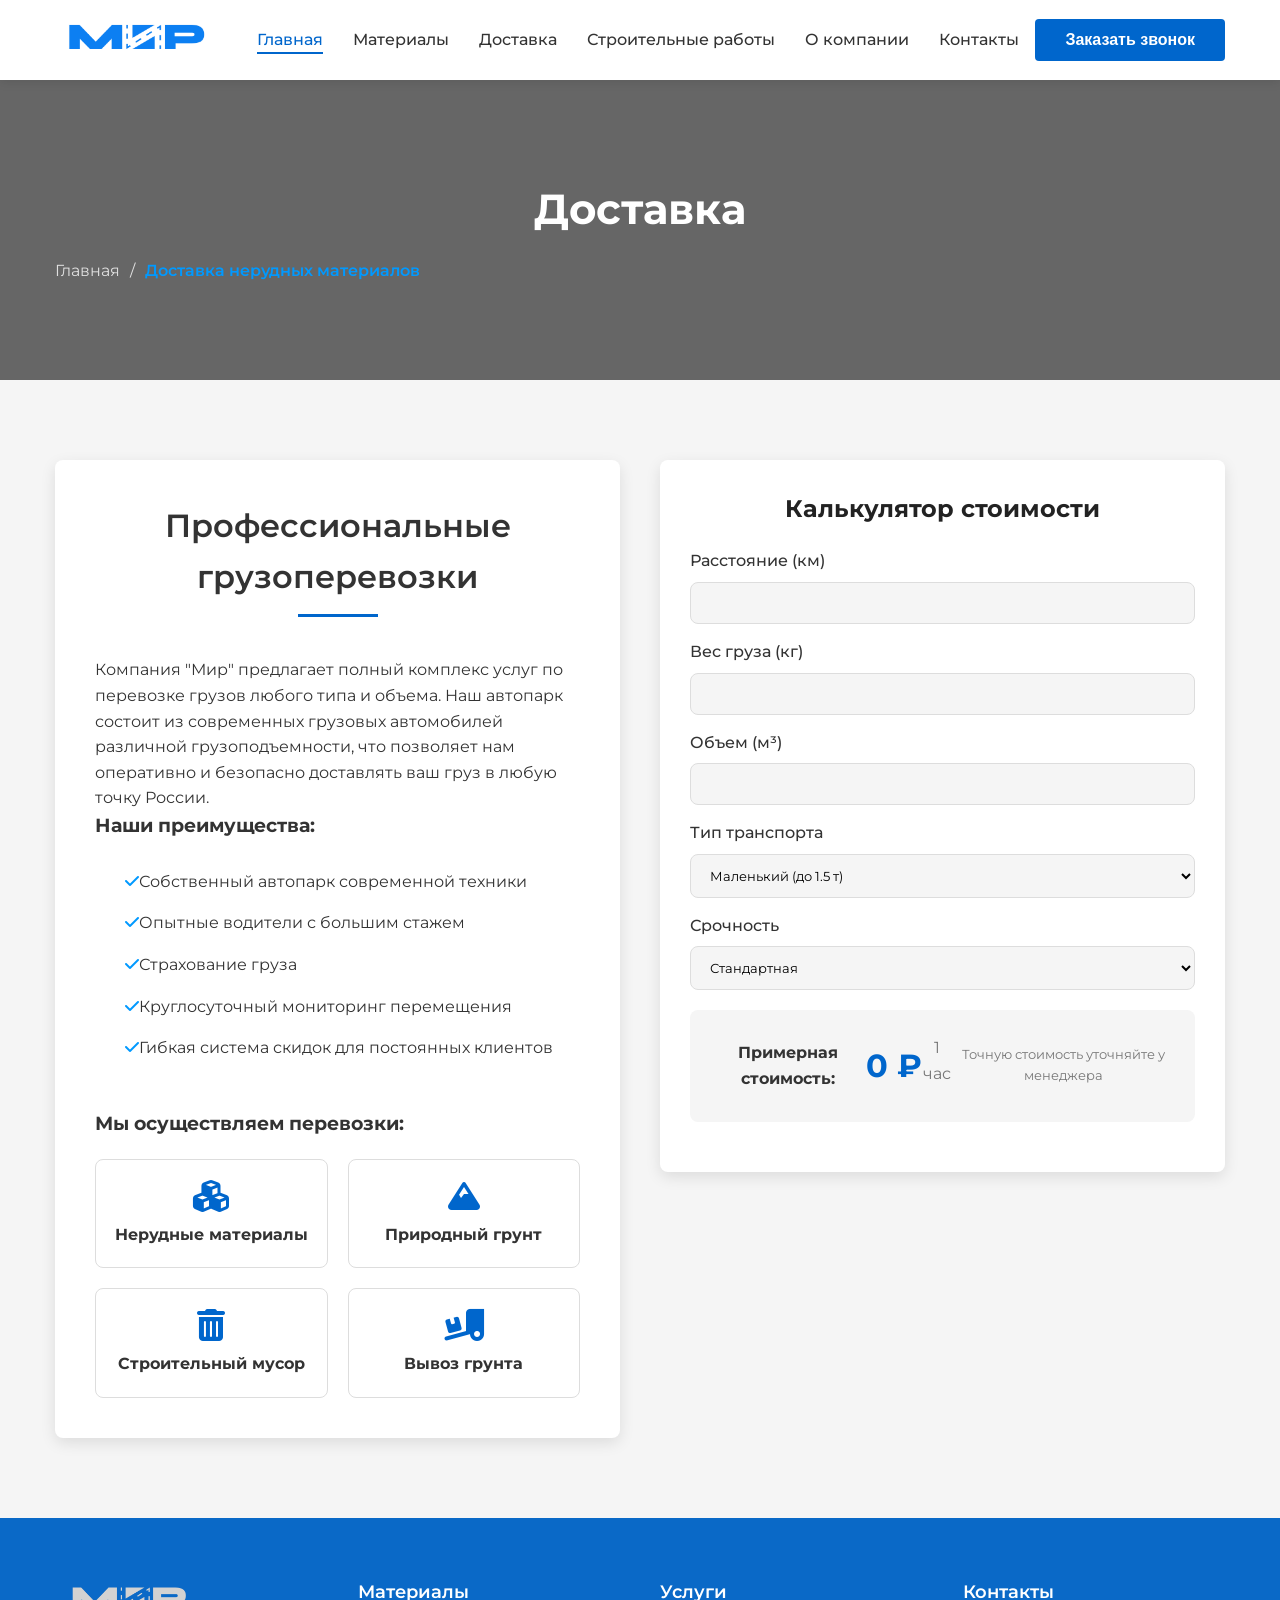
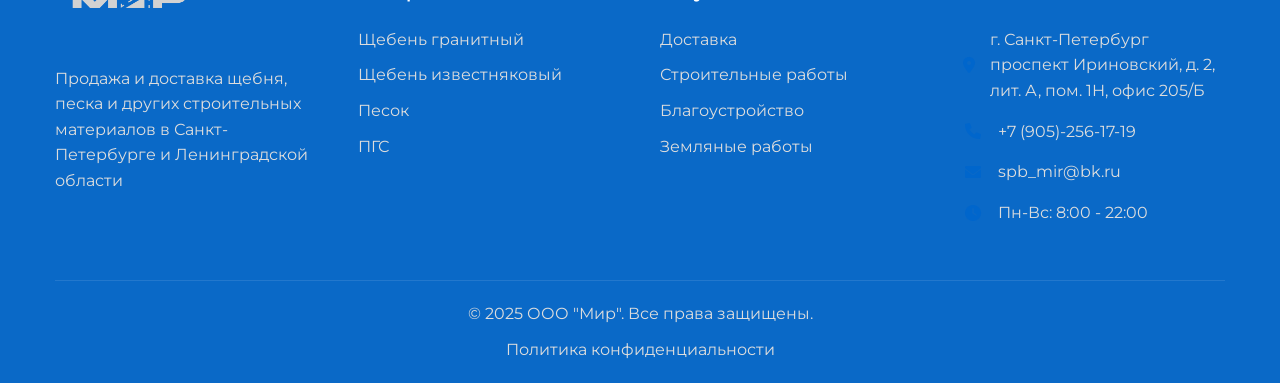
<file: delivery.html>
<!DOCTYPE html>
<html lang="ru">
<head>
    <meta charset="UTF-8">
    <meta name="viewport" content="width=device-width, initial-scale=1.0">
    <title>Мир</title>
    <link rel="stylesheet" href="css/style.css">
    <link rel="stylesheet" href="https://unpkg.com/swiper/swiper-bundle.min.css">
    <link rel="preconnect" href="https://fonts.googleapis.com">
    <link rel="preconnect" href="https://fonts.gstatic.com" crossorigin>
    <link href="https://fonts.googleapis.com/css2?family=Montserrat:wght@400;500;600;700&display=swap" rel="stylesheet">
    <link rel="stylesheet" href="https://cdnjs.cloudflare.com/ajax/libs/font-awesome/6.0.0-beta3/css/all.min.css">
</head>
<body>
    <header class="header">
        <div class="container">
            <div class="header__inner">
                <a href="index.html" class="logo">
                    <img src="images/3.PNG" alt="Мир Щебень" class="logo__img">
                </a>
                
                <nav class="nav">
                    <ul class="nav__list">
                        <li class="nav__item"><a href="index.html" class="nav__link active">Главная</a></li>
                        <li class="nav__item dropdown">
                            <a href="materials.html" class="nav__link">Материалы</a>
                            <ul class="dropdown-menu">
                                <li><a href="material-granit.html">Щебень гранитный</a></li>
                                <li><a href="material-izvestnyak.html">Щебень известняковый</a></li>
                                <li><a href="material-shps.html">ЩПС</a></li>
                                <li><a href="material-otsev.html">Отсев гранитный</a></li>
                                <li><a href="material-pgs.html">ПГС</a></li>
                                <li><a href="material-pesok.html">Песок</a></li>
                                <li><a href="material-grunt.html">Грунт</a></li>
                                <li><a href="material-asphalt.html">Асфальтовая крошка</a></li>
                            </ul>
                        </li>
                        <li class="nav__item"><a href="delivery.html" class="nav__link">Доставка</a></li>
                        <li class="nav__item dropdown">
                            <a href="construction.html" class="nav__link">Строительные работы</a>
                            <ul class="dropdown-menu">
                                <li><a href="construction.html#blago">Благоустройство</a></li>
                                <li><a href="construction.html#earth">Земляные работы</a></li>
                                <li><a href="construction.html#road">Дорожные работы</a></li>
                                <li><a href="construction.html#montage">Монтажные работы</a></li>
                            </ul>
                        </li>
                        <li class="nav__item"><a href="about.html" class="nav__link">О компании</a></li>
                        <li class="nav__item"><a href="contacts.html" class="nav__link">Контакты</a></li>
                    </ul>
                </nav>
                
                <div class="header__contacts">
                    <button class="btn callback-btn">Заказать звонок</button>
                </div>
                
                <button class="burger">
                    <span></span>
                    <span></span>
                    <span></span>
                </button>
            </div>
        </div>
    </header>

    <main>
        <section class="page-header" style="background-image: url();">
            <div class="container">
                <h1 class="page-header__title">Доставка</h1>
                <nav class="breadcrumbs">
                    <a href="index.html" class="breadcrumbs__link">Главная</a>
                    <span class="breadcrumbs__separator">/</span>
                    <span class="breadcrumbs__current">Доставка нерудных материалов</span>
                </nav>
            </div>
        </section>

        <section class="transport-section">
            <div class="container">
                <div class="transport-grid">
                    <div class="transport-content">
                        <h2 class="section-title">Профессиональные грузоперевозки</h2>
                        <p>Компания "Мир" предлагает полный комплекс услуг по перевозке грузов любого типа и объема. Наш автопарк состоит из современных грузовых автомобилей различной грузоподъемности, что позволяет нам оперативно и безопасно доставлять ваш груз в любую точку России.</p>
                        
                        <h3>Наши преимущества:</h3>
                        <ul class="checked-list">
                            <li>Собственный автопарк современной техники</li>
                            <li>Опытные водители с большим стажем</li>
                            <li>Страхование груза</li>
                            <li>Круглосуточный мониторинг перемещения</li>
                            <li>Гибкая система скидок для постоянных клиентов</li>
                        </ul>

                        <div class="transport-types">
                            <h3>Мы осуществляем перевозки:</h3>
                            <div class="transport-types__grid">
                                <div class="transport-type">
                                    <i class="fas fa-cubes"></i>
                                    <h4>Нерудные материалы</h4>
                                </div>
                                <div class="transport-type">
                                    <i class="fas fa-mountain"></i>
                                    <h4>Природный грунт</h4>
                                </div>
                                <div class="transport-type">
                                    <i class="fas fa-trash-alt"></i>
                                    <h4>Строительный мусор</h4>
                                </div>
                                <div class="transport-type">
                                    <i class="fas fa-truck-loading"></i>
                                    <h4>Вывоз грунта</h4>
                                </div>
                            </div>
                        </div>
                    </div>

                    <div class="transport-form">
                        <div class="calculator-card">
                            <h3 class="calculator-title">Калькулятор стоимости</h3>
                            <form id="transport-calculator" class="calculator-form">
                                <div class="form-group">
                                    <label for="distance">Расстояние (км)</label>
                                    <input type="number" id="distance" min="1" required>
                                </div>
                                <div class="form-group">
                                    <label for="weight">Вес груза (кг)</label>
                                    <input type="number" id="weight" min="1">
                                </div>
                                <div class="form-group">
                                    <label for="volume">Объем (м³)</label>
                                    <input type="number" id="volume" min="0.1" step="0.1">
                                </div>
                                <div class="form-group">
                                    <label for="vehicle-type">Тип транспорта</label>
                                    <select id="vehicle-type" required>
                                        <option value="small">Маленький (до 1.5 т)</option>
                                        <option value="medium">Средний (до 5 т)</option>
                                        <option value="large">Большой (до 20 т)</option>
                                        <option value="refrigerator">Рефрижератор</option>
                                        <option value="tanker">Цистерна</option>
                                    </select>
                                </div>
                                <div class="form-group">
                                    <label for="urgency">Срочность</label>
                                    <select id="urgency">
                                        <option value="standard">Стандартная</option>
                                        <option value="express">Экспресс</option>
                                        <option value="urgent">Срочная</option>
                                    </select>
                                </div>
                            </form>

                            <div id="calculation-result" class="calculator-result hidden">
                                <h4>Примерная стоимость:</h4>
                                <div class="result-price" id="price">0 ₽</div>
                                <div class="result-time" id="time">0 часов</div>
                                <p class="result-note">Точную стоимость уточняйте у менеджера</p>
                            </div>
                        </div>
                    </div>
                </div>
            </div>
        </section>
    </main>

    <footer class="footer">
        <div class="container">
            <div class="footer__grid">
                <div class="footer__col">
                    <a href="index.html" class="logo footer__logo">
                        <img src="images/logo-white.PNG" alt="Мир" class="logo__img">
                    </a>
                    <p class="footer__text">Продажа и доставка щебня, песка и других строительных материалов в Санкт-Петербурге и Ленинградской области</p>
                </div>
                <div class="footer__col">
                    <h3 class="footer__title">Материалы</h3>
                    <ul class="footer__list">
                        <li><a href="material-granit.html">Щебень гранитный</a></li>
                        <li><a href="material-izvestnyak.html">Щебень известняковый</a></li>
                        <li><a href="material-pesok.html">Песок</a></li>
                        <li><a href="material-pgs.html">ПГС</a></li>
                    </ul>
                </div>
                <div class="footer__col">
                    <h3 class="footer__title">Услуги</h3>
                    <ul class="footer__list">
                        <li><a href="delivery.html">Доставка</a></li>
                        <li><a href="construction.html">Строительные работы</a></li>
                        <li><a href="blagoustroistvo.html">Благоустройство</a></li>
                        <li><a href="zemlyanye.html">Земляные работы</a></li>
                    </ul>
                </div>
                <div class="footer__col">
                    <h3 class="footer__title">Контакты</h3>
                    <ul class="footer__contacts">
                        <li><i class="fas fa-map-marker-alt"></i> г. Санкт-Петербург  проспект Ириновский, д. 2, лит. А, пом. 1Н, офис 205/Б</li>
                        <li><i class="fas fa-phone"></i> <a href="tel:+79052561719">+7 (905)-256-17-19</a></li>
                        <li><i class="fas fa-envelope"></i> <a href="mailto:spb_mir@bk.ru">spb_mir@bk.ru</a></li>
                        <li><i class="fas fa-clock"></i> Пн-Вс: 8:00 - 22:00</li>
                    </ul>
                </div>
            </div>
            <div class="footer__bottom">
                <p class="footer__copyright">© 2025 ООО "Мир". Все права защищены.</p>
                <a href="#" class="footer__link">Политика конфиденциальности</a>
            </div>
        </div>
    </footer>

    <div class="modal" id="callback-modal">
        <div class="modal__content">
            <button class="modal__close">&times;</button>
            <h3 class="modal__title">Оставить заявку</h3>
            <form class="form">
                <div class="form__group">
                    <input type="text" class="form__input" placeholder="Ваше имя" required>
                </div>
                <div class="form__group">
                    <input type="tel" class="form__input" placeholder="Телефон" required>
                </div>
                <div class="form__group">
                    <textarea class="form__textarea" placeholder="Сообщение"></textarea>
                </div>
                <button type="submit" class="btn btn--primary btn--block">Отправить</button>
                <div class="form__agree">
                    <input type="checkbox" id="agree" checked required>
                    <label for="agree">Я согласен на обработку персональных данных</label>
                </div>
            </form>
        </div>
    </div>

    <script src="js/main.js"></script>
    <script src="js/delivery.js"></script>
</body>
</html>
</file>
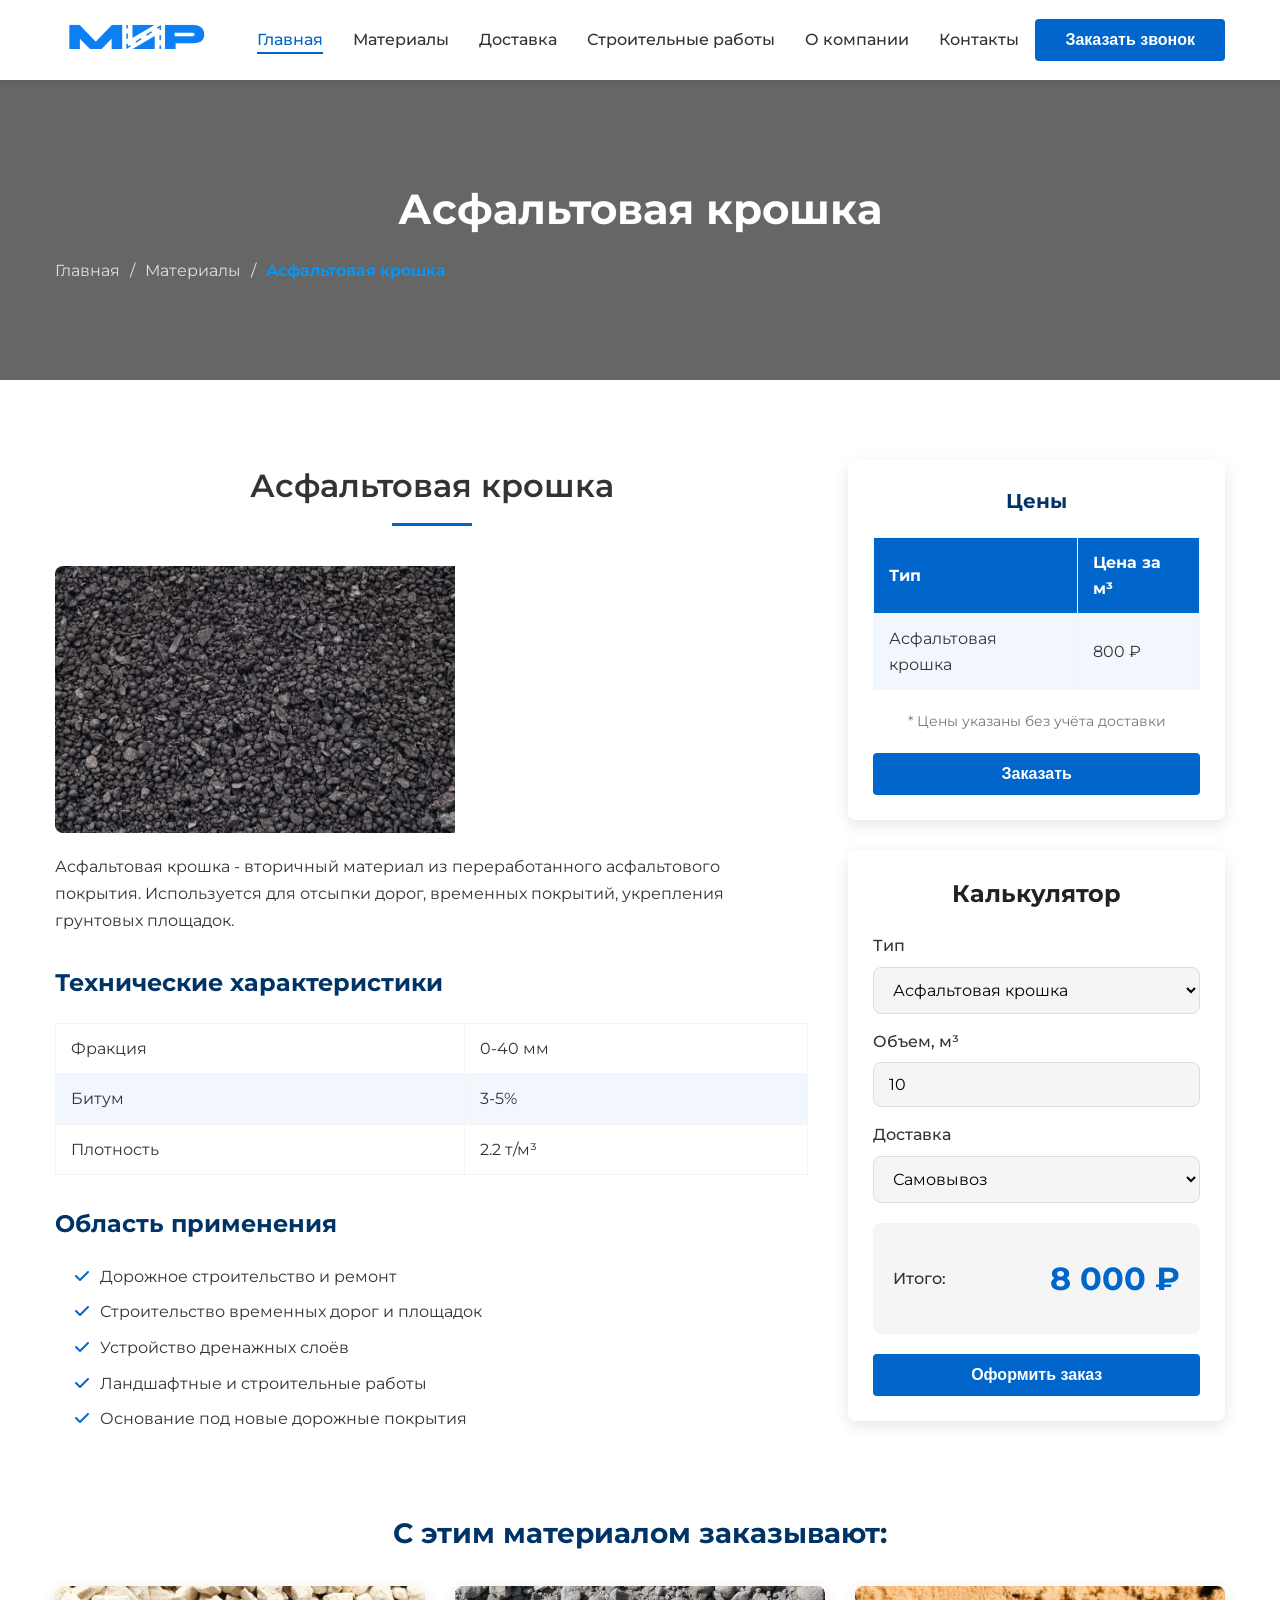
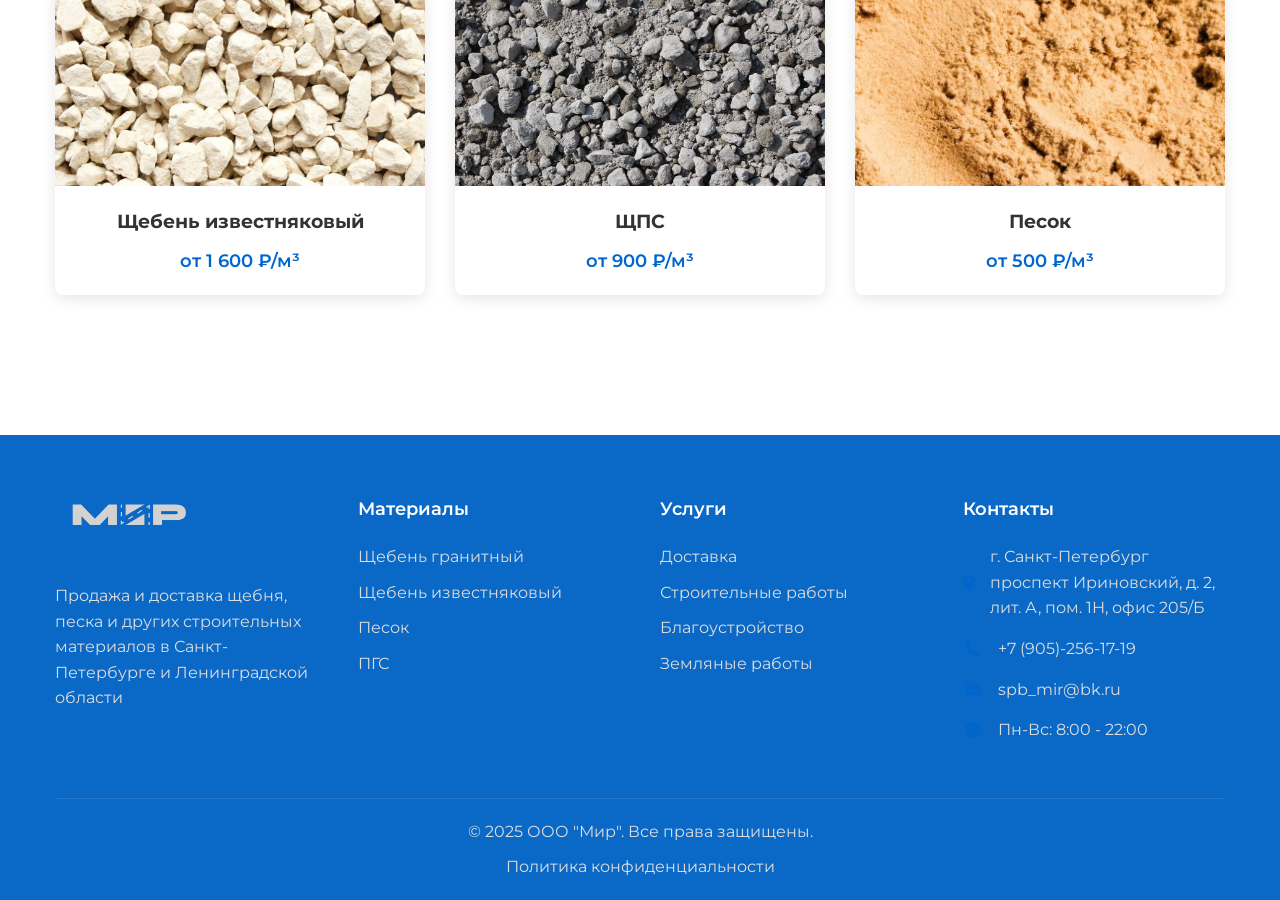
<file: material-asphalt.html>
<!DOCTYPE html>
<html lang="ru">
<head>
    <meta charset="UTF-8">
    <meta name="viewport" content="width=device-width, initial-scale=1.0">
    <title>Мир</title>
    <link rel="stylesheet" href="css/style.css">
    <link rel="stylesheet" href="https://unpkg.com/swiper/swiper-bundle.min.css">
    <link rel="preconnect" href="https://fonts.googleapis.com">
    <link rel="preconnect" href="https://fonts.gstatic.com" crossorigin>
    <link href="https://fonts.googleapis.com/css2?family=Montserrat:wght@400;500;600;700&display=swap" rel="stylesheet">
    <link rel="stylesheet" href="https://cdnjs.cloudflare.com/ajax/libs/font-awesome/6.0.0-beta3/css/all.min.css">
</head>
<body>
    <header class="header">
        <div class="container">
            <div class="header__inner">
                <a href="index.html" class="logo">
                    <img src="images/3.PNG" alt="Мир Щебень" class="logo__img">
                </a>
                
                <nav class="nav">
                    <ul class="nav__list">
                        <li class="nav__item"><a href="index.html" class="nav__link active">Главная</a></li>
                        <li class="nav__item dropdown">
                            <a href="materials.html" class="nav__link">Материалы</a>
                            <ul class="dropdown-menu">
                                <li><a href="material-granit.html">Щебень гранитный</a></li>
                                <li><a href="material-izvestnyak.html">Щебень известняковый</a></li>
                                <li><a href="material-shps.html">ЩПС</a></li>
                                <li><a href="material-otsev.html">Отсев гранитный</a></li>
                                <li><a href="material-pgs.html">ПГС</a></li>
                                <li><a href="material-pesok.html">Песок</a></li>
                                <li><a href="material-grunt.html">Грунт</a></li>
                                <li><a href="material-asphalt.html">Асфальтовая крошка</a></li>
                            </ul>
                        </li>
                        <li class="nav__item"><a href="delivery.html" class="nav__link">Доставка</a></li>
                        <li class="nav__item dropdown">
                            <a href="construction.html" class="nav__link">Строительные работы</a>
                            <ul class="dropdown-menu">
                                <li><a href="construction.html#blago">Благоустройство</a></li>
                                <li><a href="construction.html#earth">Земляные работы</a></li>
                                <li><a href="construction.html#road">Дорожные работы</a></li>
                                <li><a href="construction.html#montage">Монтажные работы</a></li>
                            </ul>
                        </li>
                        <li class="nav__item"><a href="about.html" class="nav__link">О компании</a></li>
                        <li class="nav__item"><a href="contacts.html" class="nav__link">Контакты</a></li>
                    </ul>
                </nav>
                
                <div class="header__contacts">
                    <button class="btn callback-btn">Заказать звонок</button>
                </div>
                
                <button class="burger">
                    <span></span>
                    <span></span>
                    <span></span>
                </button>
            </div>
        </div>
    </header>

    <main>
        <section class="page-header">
            <div class="container">
                <h1 class="page-header__title">Асфальтовая крошка</h1>
                <nav class="breadcrumbs">
                    <a href="index.html" class="breadcrumbs__link">Главная</a>
                    <span class="breadcrumbs__separator">/</span>
                    <a href="materials.html" class="breadcrumbs__link">Материалы</a>
                    <span class="breadcrumbs__separator">/</span>
                    <span class="breadcrumbs__current">Асфальтовая крошка</span>
                </nav>
            </div>
        </section>

        <section class="material-section">
            <div class="container">
                <div class="material-content">
                    <div class="material-info">
                        <h2 class="section-title">Асфальтовая крошка</h2>
                        <div class="material-image">
                            <img src="images/asphalt.jpg" alt="Гранитный щебень" class="material-photo">
                        </div>
                        <p class="material-description">Асфальтовая крошка - вторичный материал из переработанного асфальтового покрытия. Используется для отсыпки дорог, временных покрытий, укрепления грунтовых площадок.</p>
                        <div class="material-specs">
                            <h3 class="specs-title">Технические характеристики</h3>
                            <table class="specs-table">
                                <tr>
                                    <td>Фракция</td>
                                    <td>0-40 мм</td>
                                </tr>
                                <tr>
                                    <td>Битум</td>
                                    <td>3-5%</td>
                                </tr>
                                <tr>
                                    <td>Плотность</td>
                                    <td>2.2 т/м³</td>
                                </tr>
                            </table>
                        </div>
                        
                        <div class="material-applications">
                            <h3 class="applications-title">Область применения</h3>
                            <ul class="applications-list">
                                <li>Дорожное строительство и ремонт</li>
                                <li>Строительство временных дорог и площадок</li>
                                <li>Устройство дренажных слоёв</li>
                                <li>Ландшафтные и строительные работы</li>
                                <li>Основание под новые дорожные покрытия</li>
                            </ul>
                        </div>
                    </div>
                    
                    <div class="material-sidebar">
                        <div class="price-box">
                            <h3 class="price-title">Цены</h3>
                            <table class="price-table">
                                <tr>
                                    <th>Тип</th>
                                    <th>Цена за м³</th>
                                </tr>
                                <tr>
                                    <td>Асфальтовая крошка</td>
                                    <td>800 ₽</td>
                                </tr>
                            </table>
                            <p class="price-note">* Цены указаны без учёта доставки</p>
                            <button class="btn btn--primary btn--block open-form">Заказать</button>
                        </div>
                        
                        <div class="calculator">
                            <h3 class="calculator-title">Калькулятор</h3>
                            <div class="calculator-form">
                                <div class="form-group">
                                    <label for="fraction">Тип</label>
                                    <select id="fraction" class="form-input">
                                        <option value="800">Асфальтовая крошка</option>
                                    </select>
                                </div>
                                <div class="form-group">
                                    <label for="volume">Объем, м³</label>
                                    <input type="number" id="volume" min="1" value="10" class="form-input">
                                </div>
                                <div class="form-group">
                                    <label for="delivery">Доставка</label>
                                    <select id="delivery" class="form-input">
                                        <option value="0">Самовывоз</option>
                                        <option value="3000">В пределах КАД</option>
                                        <option value="5000">До 20 км от КАД</option>
                                        <option value="8000">До 50 км от КАД</option>
                                    </select>
                                </div>
                                <div class="calculator-result">
                                    <div class="result-label">Итого:</div>
                                    <div class="result-price" id="total-price">18 000 ₽</div>
                                </div>
                                <button class="btn btn--primary btn--block open-form">Оформить заказ</button>
                            </div>
                        </div>
                    </div>
                </div>
                
                <div class="related-materials">
                    <h3 class="related-title">С этим материалом заказывают:</h3>
                    <div class="materials-grid">
                        <a href="material-pesok.html" class="material-card">
                            <div class="material-card__image" style="background-image: url('images/izvestnyak.jpg');"></div>
                            <div class="material-card__content">
                                <h4 class="material-card__title">Щебень известняковый</h4>
                                <p class="material-card__price">от 1 600 ₽/м³</p>
                            </div>
                        </a>
                        <a href="material-pgs.html" class="material-card">
                            <div class="material-card__image" style="background-image: url('images/shps.jpeg');"></div>
                            <div class="material-card__content">
                                <h4 class="material-card__title">ЩПС</h4>
                                <p class="material-card__price">от 900 ₽/м³</p>
                            </div>
                        </a>
                        <a href="material-otsev.html" class="material-card">
                            <div class="material-card__image" style="background-image: url('images/pesok.jpg');"></div>
                            <div class="material-card__content">
                                <h4 class="material-card__title">Песок</h4>
                                <p class="material-card__price">от 500 ₽/м³</p>
                            </div>
                        </a>
                    </div>
                </div>
            </div>
        </section>
    </main>

    <footer class="footer">
        <div class="container">
            <div class="footer__grid">
                <div class="footer__col">
                    <a href="index.html" class="logo footer__logo">
                        <img src="images/logo-white.PNG" alt="Мир" class="logo__img">
                    </a>
                    <p class="footer__text">Продажа и доставка щебня, песка и других строительных материалов в Санкт-Петербурге и Ленинградской области</p>
                </div>
                <div class="footer__col">
                    <h3 class="footer__title">Материалы</h3>
                    <ul class="footer__list">
                        <li><a href="material-granit.html">Щебень гранитный</a></li>
                        <li><a href="material-izvestnyak.html">Щебень известняковый</a></li>
                        <li><a href="material-pesok.html">Песок</a></li>
                        <li><a href="material-pgs.html">ПГС</a></li>
                    </ul>
                </div>
                <div class="footer__col">
                    <h3 class="footer__title">Услуги</h3>
                    <ul class="footer__list">
                        <li><a href="delivery.html">Доставка</a></li>
                        <li><a href="construction.html">Строительные работы</a></li>
                        <li><a href="blagoustroistvo.html">Благоустройство</a></li>
                        <li><a href="zemlyanye.html">Земляные работы</a></li>
                    </ul>
                </div>
                <div class="footer__col">
                    <h3 class="footer__title">Контакты</h3>
                    <ul class="footer__contacts">
                        <li><i class="fas fa-map-marker-alt"></i> г. Санкт-Петербург  проспект Ириновский, д. 2, лит. А, пом. 1Н, офис 205/Б</li>
                        <li><i class="fas fa-phone"></i> <a href="tel:+79052561719">+7 (905)-256-17-19</a></li>
                        <li><i class="fas fa-envelope"></i> <a href="mailto:spb_mir@bk.ru">spb_mir@bk.ru</a></li>
                        <li><i class="fas fa-clock"></i> Пн-Вс: 8:00 - 22:00</li>
                    </ul>
                </div>
            </div>
            <div class="footer__bottom">
                <p class="footer__copyright">© 2025 ООО "Мир". Все права защищены.</p>
                <a href="#" class="footer__link">Политика конфиденциальности</a>
            </div>
        </div>
    </footer>

<div class="modal" id="callback-modal">
        <div class="modal__content">
            <button class="modal__close">&times;</button>
            <h3 class="modal__title">Оставить заявку</h3>
            <form class="form">
                <div class="form__group">
                    <input type="text" class="form__input" placeholder="Ваше имя" required>
                </div>
                <div class="form__group">
                    <input type="tel" class="form__input" placeholder="Телефон" required>
                </div>
                <div class="form__group">
                    <textarea class="form__textarea" placeholder="Сообщение"></textarea>
                </div>
                <button type="submit" class="btn btn--primary btn--block">Отправить</button>
                <div class="form__agree">
                    <input type="checkbox" id="agree" checked required>
                    <label for="agree">Я согласен на обработку персональных данных</label>
                </div>
            </form>
        </div>
    </div>

    <script src="js/main.js"></script>
    <script src="js/calculator.js"></script>
</body>
</html>
</file>
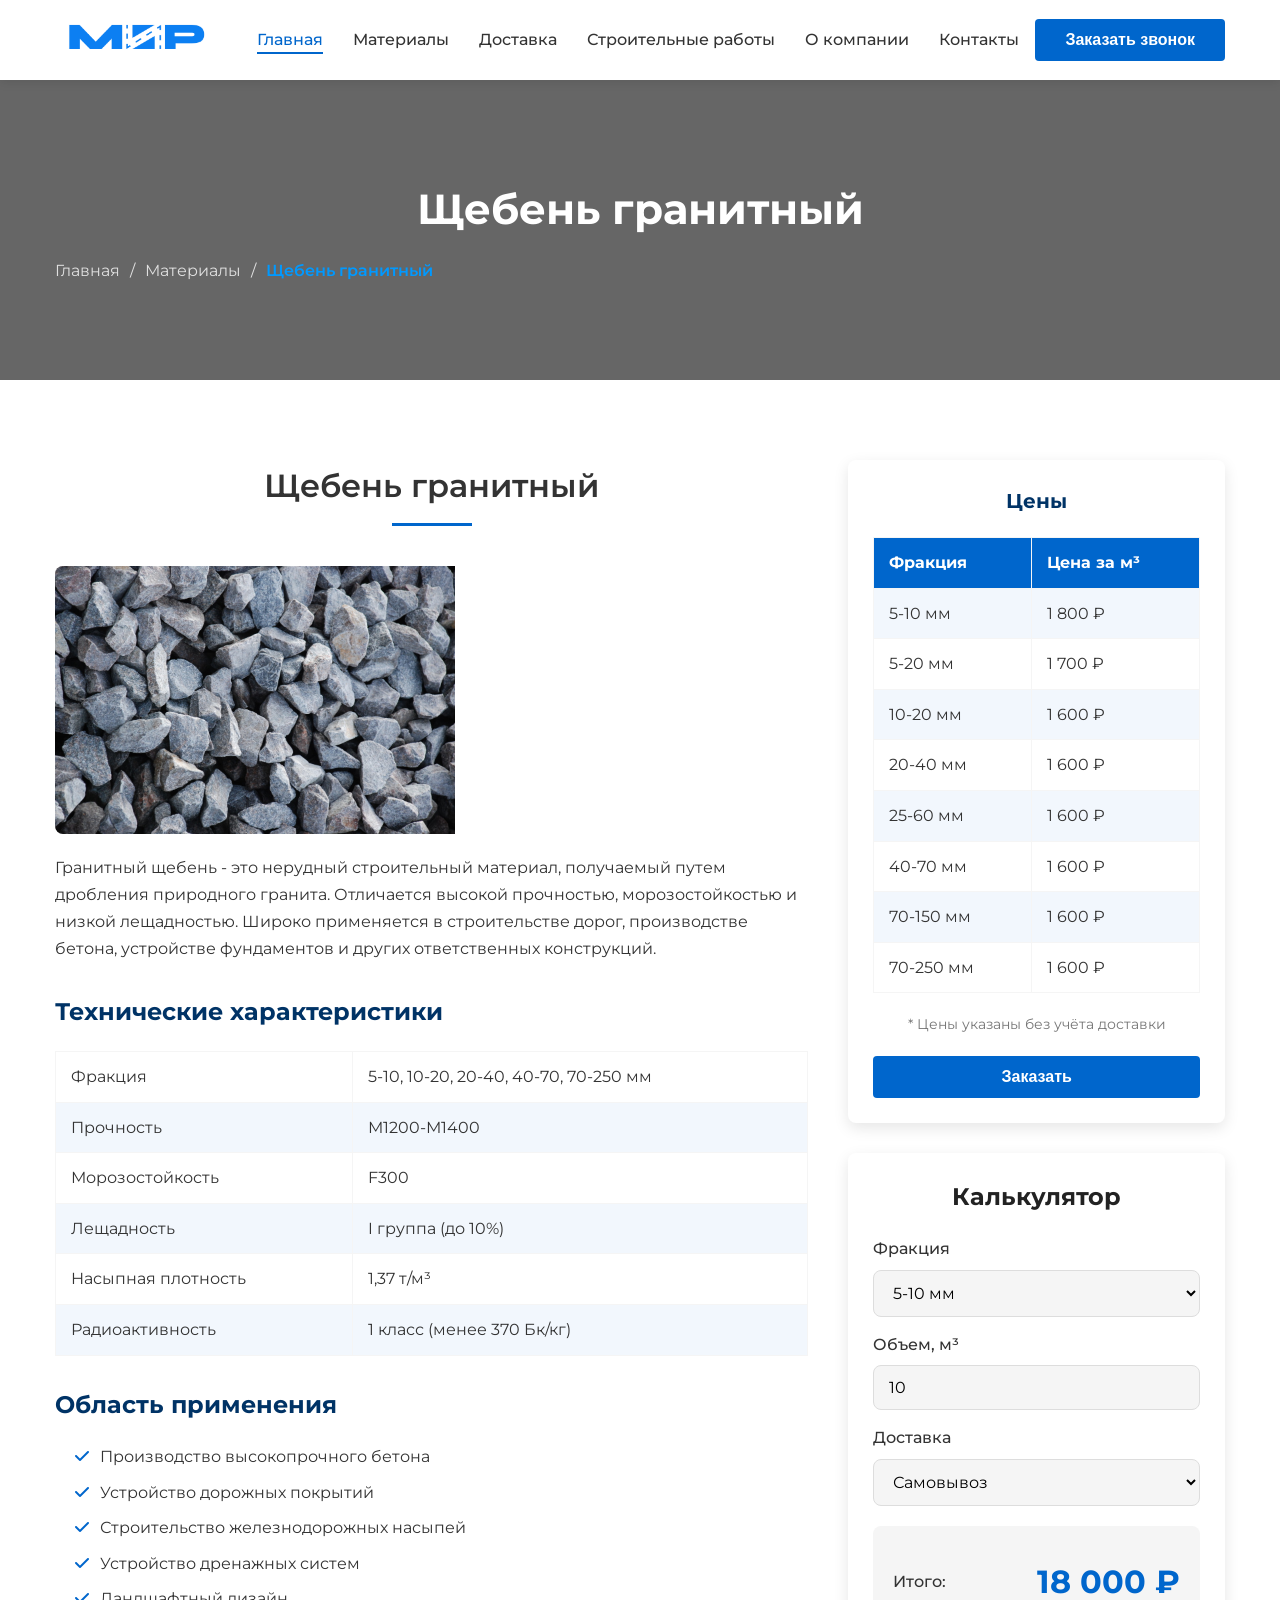
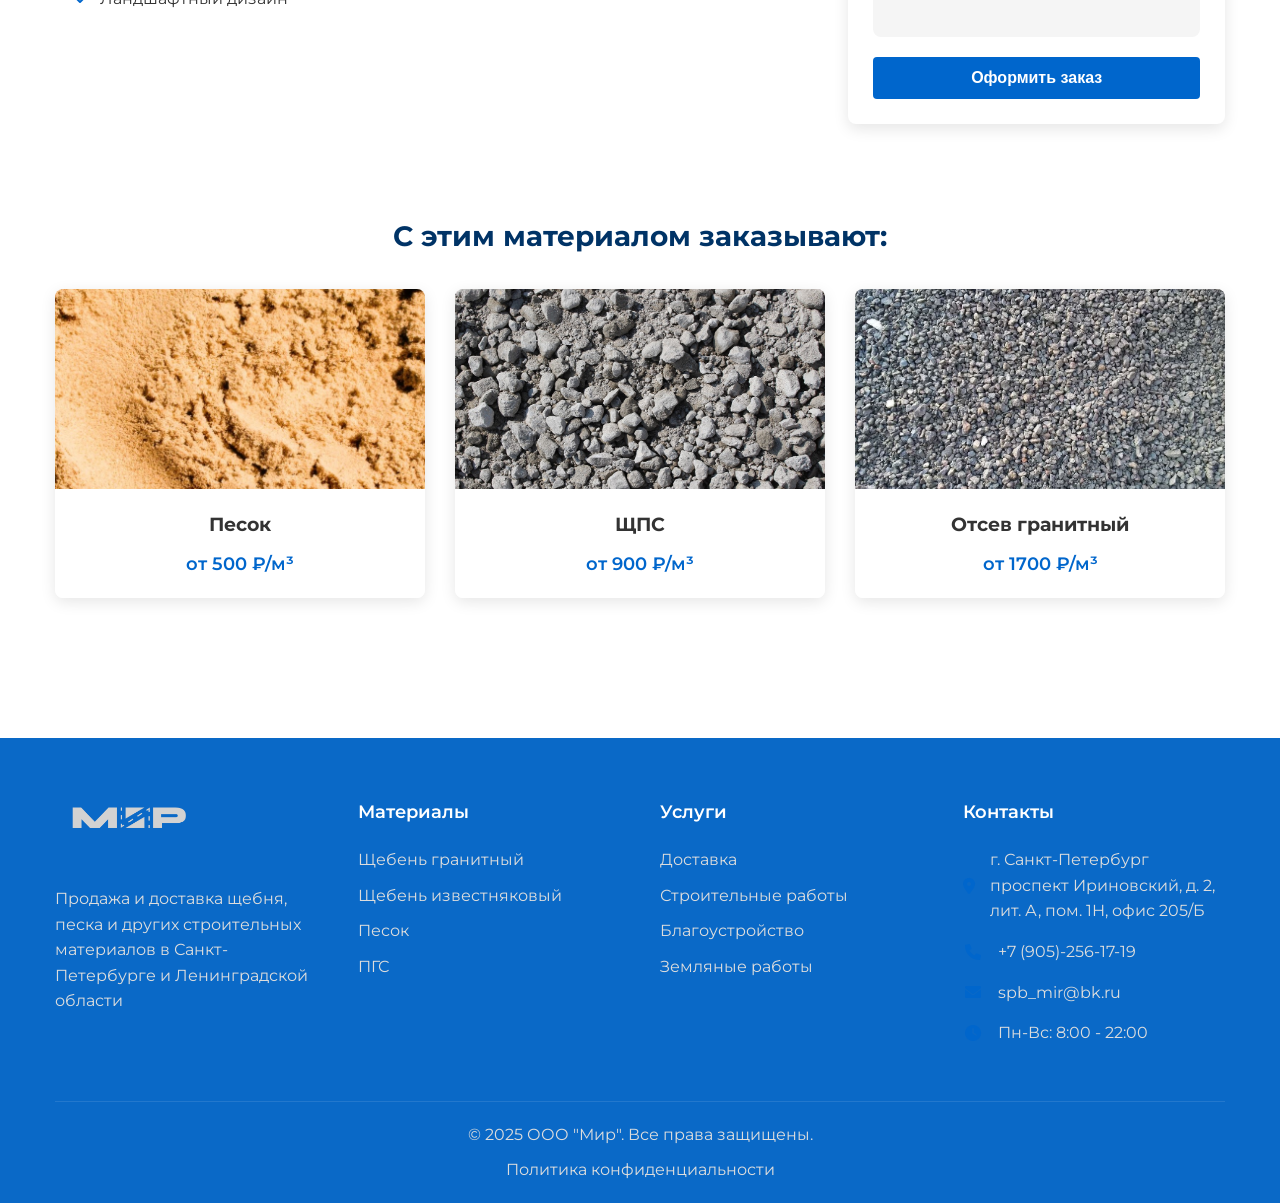
<file: material-granit.html>
<!DOCTYPE html>
<html lang="ru">
<head>
    <meta charset="UTF-8">
    <meta name="viewport" content="width=device-width, initial-scale=1.0">
    <title>Мир</title>
    <link rel="stylesheet" href="css/style.css">
    <link rel="stylesheet" href="https://unpkg.com/swiper/swiper-bundle.min.css">
    <link rel="preconnect" href="https://fonts.googleapis.com">
    <link rel="preconnect" href="https://fonts.gstatic.com" crossorigin>
    <link href="https://fonts.googleapis.com/css2?family=Montserrat:wght@400;500;600;700&display=swap" rel="stylesheet">
    <link rel="stylesheet" href="https://cdnjs.cloudflare.com/ajax/libs/font-awesome/6.0.0-beta3/css/all.min.css">
</head>
<body>
    <header class="header">
        <div class="container">
            <div class="header__inner">
                <a href="index.html" class="logo">
                    <img src="images/3.PNG" alt="Мир Щебень" class="logo__img">
                </a>
                
                <nav class="nav">
                    <ul class="nav__list">
                        <li class="nav__item"><a href="index.html" class="nav__link active">Главная</a></li>
                        <li class="nav__item dropdown">
                            <a href="materials.html" class="nav__link">Материалы</a>
                            <ul class="dropdown-menu">
                                <li><a href="material-granit.html">Щебень гранитный</a></li>
                                <li><a href="material-izvestnyak.html">Щебень известняковый</a></li>
                                <li><a href="material-shps.html">ЩПС</a></li>
                                <li><a href="material-otsev.html">Отсев гранитный</a></li>
                                <li><a href="material-pgs.html">ПГС</a></li>
                                <li><a href="material-pesok.html">Песок</a></li>
                                <li><a href="material-grunt.html">Грунт</a></li>
                                <li><a href="material-asphalt.html">Асфальтовая крошка</a></li>
                            </ul>
                        </li>
                        <li class="nav__item"><a href="delivery.html" class="nav__link">Доставка</a></li>
                        <li class="nav__item dropdown">
                            <a href="construction.html" class="nav__link">Строительные работы</a>
                            <ul class="dropdown-menu">
                                <li><a href="construction.html#blago">Благоустройство</a></li>
                                <li><a href="construction.html#earth">Земляные работы</a></li>
                                <li><a href="construction.html#road">Дорожные работы</a></li>
                                <li><a href="construction.html#montage">Монтажные работы</a></li>
                            </ul>
                        </li>
                        <li class="nav__item"><a href="about.html" class="nav__link">О компании</a></li>
                        <li class="nav__item"><a href="contacts.html" class="nav__link">Контакты</a></li>
                    </ul>
                </nav>
                
                <div class="header__contacts">
                    <button class="btn callback-btn">Заказать звонок</button>
                </div>
                
                <button class="burger">
                    <span></span>
                    <span></span>
                    <span></span>
                </button>
            </div>
        </div>
    </header>

    <main>
        <section class="page-header">
            <div class="container">
                <h1 class="page-header__title">Щебень гранитный</h1>
                <nav class="breadcrumbs">
                    <a href="index.html" class="breadcrumbs__link">Главная</a>
                    <span class="breadcrumbs__separator">/</span>
                    <a href="materials.html" class="breadcrumbs__link">Материалы</a>
                    <span class="breadcrumbs__separator">/</span>
                    <span class="breadcrumbs__current">Щебень гранитный</span>
                </nav>
            </div>
        </section>

        <section class="material-section">
            <div class="container">
                <div class="material-content">
                    <div class="material-info">
                        <h2 class="section-title">Щебень гранитный</h2>
                        <div class="material-image">
                            <img src="images/granitnyy-shcheben.jpg" alt="Гранитный щебень" class="material-photo">
                        </div>
                        <p class="material-description">Гранитный щебень - это нерудный строительный материал, получаемый путем дробления природного гранита. Отличается высокой прочностью, морозостойкостью и низкой лещадностью. Широко применяется в строительстве дорог, производстве бетона, устройстве фундаментов и других ответственных конструкций.</p>
                        
                        <div class="material-specs">
                            <h3 class="specs-title">Технические характеристики</h3>
                            <table class="specs-table">
                                <tr>
                                    <td>Фракция</td>
                                    <td>5-10, 10-20, 20-40, 40-70, 70-250 мм</td>
                                </tr>
                                <tr>
                                    <td>Прочность</td>
                                    <td>М1200-М1400</td>
                                </tr>
                                <tr>
                                    <td>Морозостойкость</td>
                                    <td>F300</td>
                                </tr>
                                <tr>
                                    <td>Лещадность</td>
                                    <td>I группа (до 10%)</td>
                                </tr>
                                <tr>
                                    <td>Насыпная плотность</td>
                                    <td>1,37 т/м³</td>
                                </tr>
                                <tr>
                                    <td>Радиоактивность</td>
                                    <td>1 класс (менее 370 Бк/кг)</td>
                                </tr>
                            </table>
                        </div>
                        
                        <div class="material-applications">
                            <h3 class="applications-title">Область применения</h3>
                            <ul class="applications-list">
                                <li>Производство высокопрочного бетона</li>
                                <li>Устройство дорожных покрытий</li>
                                <li>Строительство железнодорожных насыпей</li>
                                <li>Устройство дренажных систем</li>
                                <li>Ландшафтный дизайн</li>
                            </ul>
                        </div>
                    </div>
                    
                    <div class="material-sidebar">
                        <div class="price-box">
                            <h3 class="price-title">Цены</h3>
                            <table class="price-table">
                                <tr>
                                    <th>Фракция</th>
                                    <th>Цена за м³</th>
                                </tr>
                                <tr>
                                    <td>5-10 мм</td>
                                    <td>1 800 ₽</td>
                                </tr>
                                <tr>
                                    <td>5-20 мм</td>
                                    <td>1 700 ₽</td>
                                </tr>
                                <tr>
                                    <td>10-20 мм</td>
                                    <td>1 600 ₽</td>
                                </tr>
                                <tr>
                                    <td>20-40 мм</td>
                                    <td>1 600 ₽</td>
                                </tr>
                                <tr>
                                    <td>25-60 мм</td>
                                    <td>1 600 ₽</td>
                                </tr>
                                <tr>
                                    <td>40-70 мм</td>
                                    <td>1 600 ₽</td>
                                </tr>
                                <tr>
                                    <td>70-150 мм</td>
                                    <td>1 600 ₽</td>
                                </tr>
                                <tr>
                                    <td>70-250 мм</td>
                                    <td>1 600 ₽</td>
                                </tr>
                            </table>
                            <p class="price-note">* Цены указаны без учёта доставки</p>
                            <button class="btn btn--primary btn--block open-form">Заказать</button>
                        </div>
                        
                        <div class="calculator">
                            <h3 class="calculator-title">Калькулятор</h3>
                            <div class="calculator-form">
                                <div class="form-group">
                                    <label for="fraction">Фракция</label>
                                    <select id="fraction" class="form-input">
                                        <option value="1800">5-10 мм</option>
                                        <option value="1700">5-20 мм</option>
                                        <option value="1600">10-20 мм</option>
                                        <option value="1600">20-40 мм</option>
                                        <option value="1600">25-60 мм</option>
                                        <option value="1600">40-70 мм</option>
                                        <option value="1600">70-150 мм</option>
                                        <option value="1600">70-250 мм</option>
                                    </select>
                                </div>
                                <div class="form-group">
                                    <label for="volume">Объем, м³</label>
                                    <input type="number" id="volume" min="1" value="10" class="form-input">
                                </div>
                                <div class="form-group">
                                    <label for="delivery">Доставка</label>
                                    <select id="delivery" class="form-input">
                                        <option value="0">Самовывоз</option>
                                        <option value="3000">В пределах КАД</option>
                                        <option value="5000">До 20 км от КАД</option>
                                        <option value="8000">До 50 км от КАД</option>
                                    </select>
                                </div>
                                <div class="calculator-result">
                                    <div class="result-label">Итого:</div>
                                    <div class="result-price" id="total-price">18 000 ₽</div>
                                </div>
                                <button class="btn btn--primary btn--block open-form">Оформить заказ</button>
                            </div>
                        </div>
                    </div>
                </div>
                
                <div class="related-materials">
                    <h3 class="related-title">С этим материалом заказывают:</h3>
                    <div class="materials-grid">
                        <a href="material-pesok.html" class="material-card">
                            <div class="material-card__image" style="background-image: url('images/pesok.jpg');"></div>
                            <div class="material-card__content">
                                <h4 class="material-card__title">Песок</h4>
                                <p class="material-card__price">от 500 ₽/м³</p>
                            </div>
                        </a>
                        <a href="material-pgs.html" class="material-card">
                            <div class="material-card__image" style="background-image: url('images/shps.jpeg');"></div>
                            <div class="material-card__content">
                                <h4 class="material-card__title">ЩПС</h4>
                                <p class="material-card__price">от 900 ₽/м³</p>
                            </div>
                        </a>
                        <a href="material-otsev.html" class="material-card">
                            <div class="material-card__image" style="background-image: url('images/otsev2.jpg');"></div>
                            <div class="material-card__content">
                                <h4 class="material-card__title">Отсев гранитный</h4>
                                <p class="material-card__price">от 1700 ₽/м³</p>
                            </div>
                        </a>
                    </div>
                </div>
            </div>
        </section>
    </main>

    <footer class="footer">
        <div class="container">
            <div class="footer__grid">
                <div class="footer__col">
                    <a href="index.html" class="logo footer__logo">
                        <img src="images/logo-white.PNG" alt="Мир" class="logo__img">
                    </a>
                    <p class="footer__text">Продажа и доставка щебня, песка и других строительных материалов в Санкт-Петербурге и Ленинградской области</p>
                </div>
                <div class="footer__col">
                    <h3 class="footer__title">Материалы</h3>
                    <ul class="footer__list">
                        <li><a href="material-granit.html">Щебень гранитный</a></li>
                        <li><a href="material-izvestnyak.html">Щебень известняковый</a></li>
                        <li><a href="material-pesok.html">Песок</a></li>
                        <li><a href="material-pgs.html">ПГС</a></li>
                    </ul>
                </div>
                <div class="footer__col">
                    <h3 class="footer__title">Услуги</h3>
                    <ul class="footer__list">
                        <li><a href="delivery.html">Доставка</a></li>
                        <li><a href="construction.html">Строительные работы</a></li>
                        <li><a href="blagoustroistvo.html">Благоустройство</a></li>
                        <li><a href="zemlyanye.html">Земляные работы</a></li>
                    </ul>
                </div>
                <div class="footer__col">
                    <h3 class="footer__title">Контакты</h3>
                    <ul class="footer__contacts">
                        <li><i class="fas fa-map-marker-alt"></i> г. Санкт-Петербург  проспект Ириновский, д. 2, лит. А, пом. 1Н, офис 205/Б</li>
                        <li><i class="fas fa-phone"></i> <a href="tel:+79052561719">+7 (905)-256-17-19</a></li>
                        <li><i class="fas fa-envelope"></i> <a href="mailto:spb_mir@bk.ru">spb_mir@bk.ru</a></li>
                        <li><i class="fas fa-clock"></i> Пн-Вс: 8:00 - 22:00</li>
                    </ul>
                </div>
            </div>
            <div class="footer__bottom">
                <p class="footer__copyright">© 2025 ООО "Мир". Все права защищены.</p>
                <a href="#" class="footer__link">Политика конфиденциальности</a>
            </div>
        </div>
    </footer>

    <div class="modal" id="callback-modal">
        <div class="modal__content">
            <button class="modal__close">&times;</button>
            <h3 class="modal__title">Оставить заявку</h3>
            <form class="form">
                <div class="form__group">
                    <input type="text" class="form__input" placeholder="Ваше имя" required>
                </div>
                <div class="form__group">
                    <input type="tel" class="form__input" placeholder="Телефон" required>
                </div>
                <div class="form__group">
                    <textarea class="form__textarea" placeholder="Сообщение"></textarea>
                </div>
                <button type="submit" class="btn btn--primary btn--block">Отправить</button>
                <div class="form__agree">
                    <input type="checkbox" id="agree" checked required>
                    <label for="agree">Я согласен на обработку персональных данных</label>
                </div>
            </form>
        </div>
    </div>

    <script src="js/main.js"></script>
    <script src="js/calculator.js"></script>
</body>
</html>
</file>
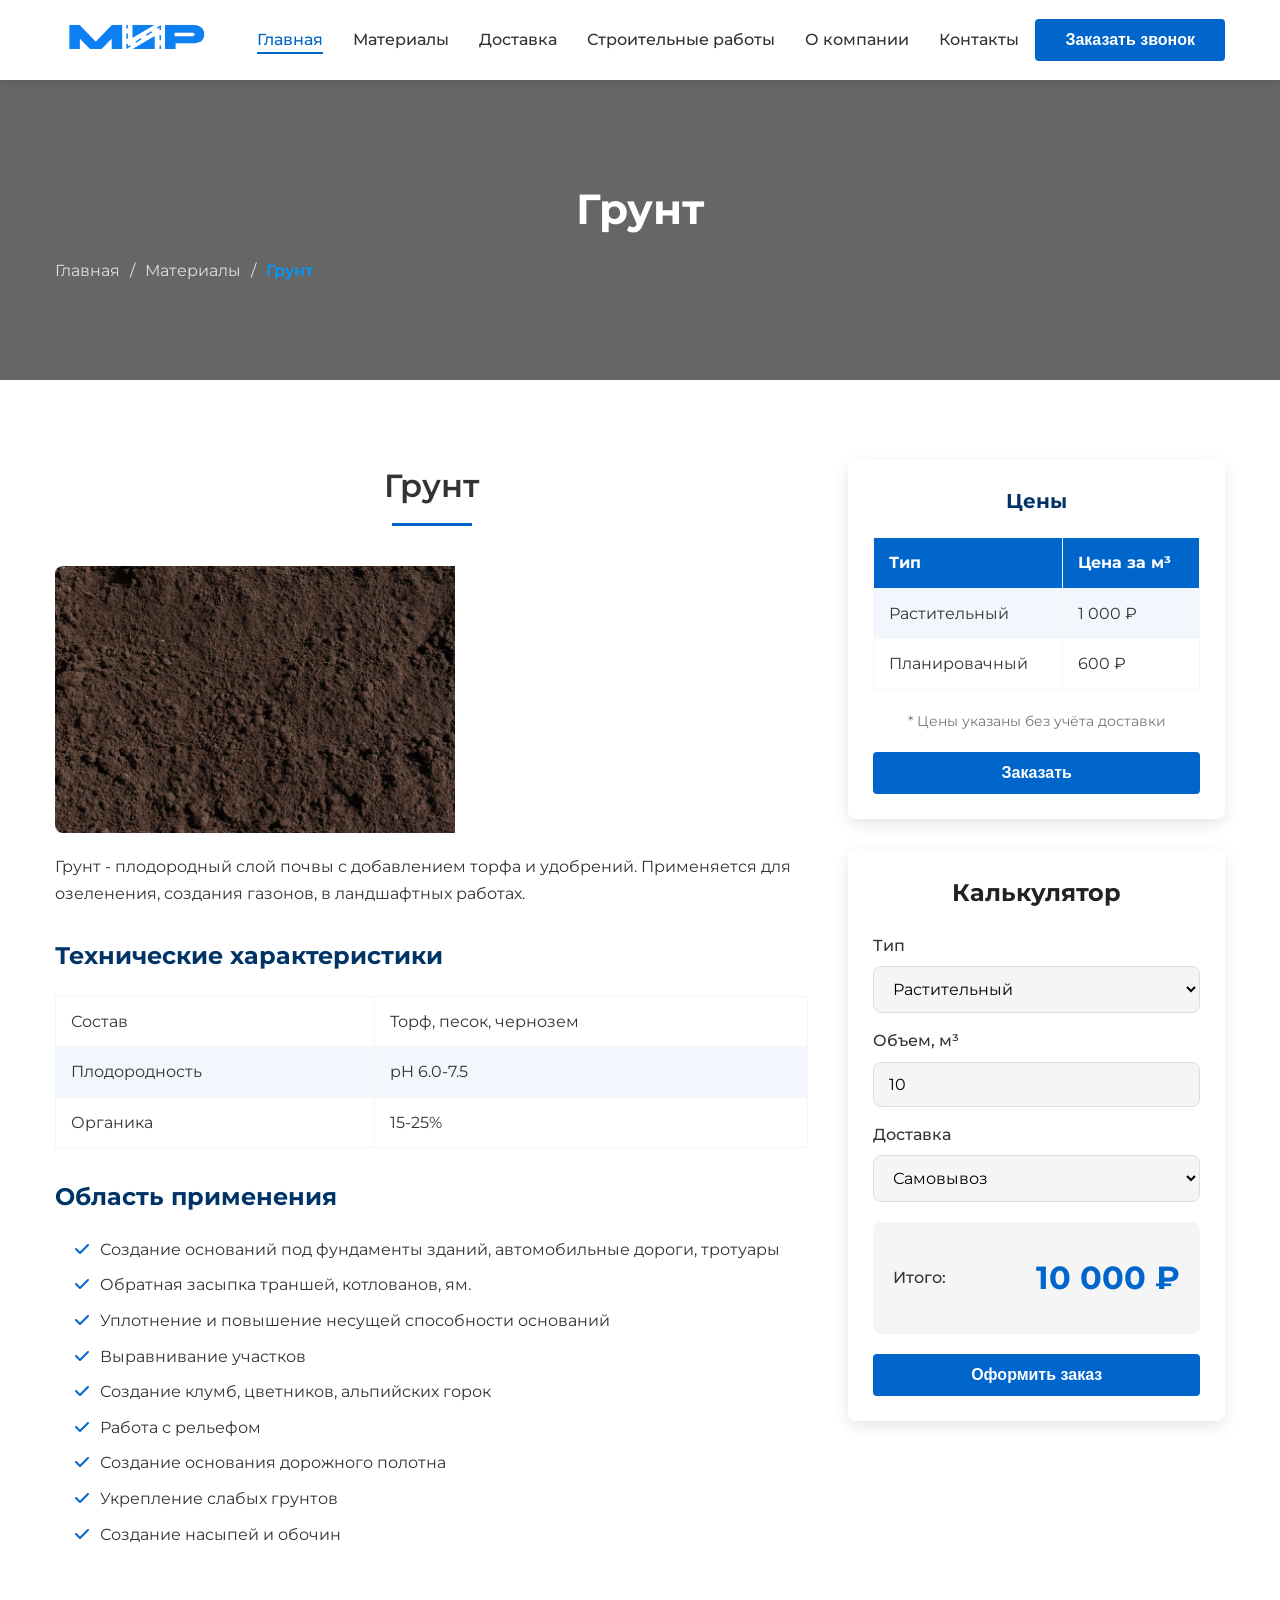
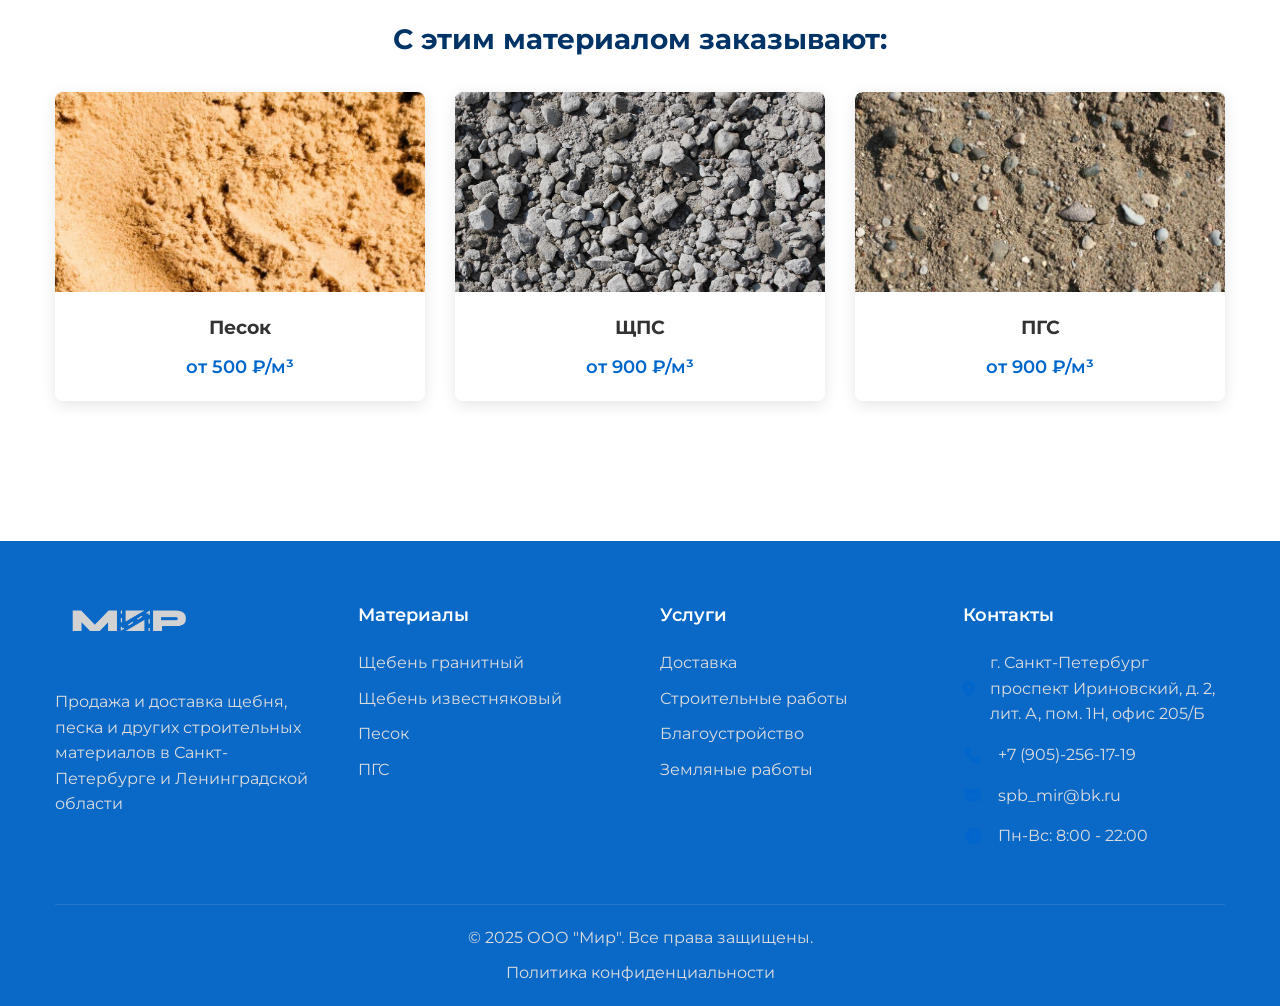
<file: material-grunt.html>
<!DOCTYPE html>
<html lang="ru">
<head>
    <meta charset="UTF-8">
    <meta name="viewport" content="width=device-width, initial-scale=1.0">
    <title>Мир</title>
    <link rel="stylesheet" href="css/style.css">
    <link rel="stylesheet" href="https://unpkg.com/swiper/swiper-bundle.min.css">
    <link rel="preconnect" href="https://fonts.googleapis.com">
    <link rel="preconnect" href="https://fonts.gstatic.com" crossorigin>
    <link href="https://fonts.googleapis.com/css2?family=Montserrat:wght@400;500;600;700&display=swap" rel="stylesheet">
    <link rel="stylesheet" href="https://cdnjs.cloudflare.com/ajax/libs/font-awesome/6.0.0-beta3/css/all.min.css">
</head>
<body>
    <header class="header">
        <div class="container">
            <div class="header__inner">
                <a href="index.html" class="logo">
                    <img src="images/3.PNG" alt="Мир Щебень" class="logo__img">
                </a>
                
                <nav class="nav">
                    <ul class="nav__list">
                        <li class="nav__item"><a href="index.html" class="nav__link active">Главная</a></li>
                        <li class="nav__item dropdown">
                            <a href="materials.html" class="nav__link">Материалы</a>
                            <ul class="dropdown-menu">
                                <li><a href="material-granit.html">Щебень гранитный</a></li>
                                <li><a href="material-izvestnyak.html">Щебень известняковый</a></li>
                                <li><a href="material-shps.html">ЩПС</a></li>
                                <li><a href="material-otsev.html">Отсев гранитный</a></li>
                                <li><a href="material-pgs.html">ПГС</a></li>
                                <li><a href="material-pesok.html">Песок</a></li>
                                <li><a href="material-grunt.html">Грунт</a></li>
                                <li><a href="material-asphalt.html">Асфальтовая крошка</a></li>
                            </ul>
                        </li>
                        <li class="nav__item"><a href="delivery.html" class="nav__link">Доставка</a></li>
                        <li class="nav__item dropdown">
                            <a href="construction.html" class="nav__link">Строительные работы</a>
                            <ul class="dropdown-menu">
                                <li><a href="construction.html#blago">Благоустройство</a></li>
                                <li><a href="construction.html#earth">Земляные работы</a></li>
                                <li><a href="construction.html#road">Дорожные работы</a></li>
                                <li><a href="construction.html#montage">Монтажные работы</a></li>
                            </ul>
                        </li>
                        <li class="nav__item"><a href="about.html" class="nav__link">О компании</a></li>
                        <li class="nav__item"><a href="contacts.html" class="nav__link">Контакты</a></li>
                    </ul>
                </nav>
                
                <div class="header__contacts">
                    <button class="btn callback-btn">Заказать звонок</button>
                </div>
                
                <button class="burger">
                    <span></span>
                    <span></span>
                    <span></span>
                </button>
            </div>
        </div>
    </header>

    <main>
        <section class="page-header">
            <div class="container">
                <h1 class="page-header__title">Грунт</h1>
                <nav class="breadcrumbs">
                    <a href="index.html" class="breadcrumbs__link">Главная</a>
                    <span class="breadcrumbs__separator">/</span>
                    <a href="materials.html" class="breadcrumbs__link">Материалы</a>
                    <span class="breadcrumbs__separator">/</span>
                    <span class="breadcrumbs__current">Грунт</span>
                </nav>
            </div>
        </section>

        <section class="material-section">
            <div class="container">
                <div class="material-content">
                    <div class="material-info">
                        <h2 class="section-title">Грунт</h2>
                        <div class="material-image">
                            <img src="images/grunt.jpg" alt="Гранитный щебень" class="material-photo">
                        </div>
                        <p class="material-description">Грунт - плодородный слой почвы с добавлением торфа и удобрений. Применяется для озеленения, создания газонов, в ландшафтных работах.</p>
                        <div class="material-specs">
                            <h3 class="specs-title">Технические характеристики</h3>
                            <table class="specs-table">
                                <tr>
                                    <td>Состав</td>
                                    <td>Торф, песок, чернозем</td>
                                </tr>
                                <tr>
                                    <td>Плодородность</td>
                                    <td>pH 6.0-7.5</td>
                                </tr>
                                <tr>
                                    <td>Органика</td>
                                    <td>15-25%</td>
                                </tr>
                            </table>
                        </div>
                        
                        <div class="material-applications">
                            <h3 class="applications-title">Область применения</h3>
                            <ul class="applications-list">
                                <li>Создание оснований под фундаменты зданий, автомобильные дороги, тротуары</li>
                                <li>Обратная засыпка траншей, котлованов, ям.</li>
                                <li>Уплотнение и повышение несущей способности оснований </li>
                                <li>Выравнивание участков</li>
                                <li>Создание клумб, цветников, альпийских горок</li>
                                <li>Работа с рельефом</li>
                                <li>Создание основания дорожного полотна</li>
                                <li>Укрепление слабых грунтов</li>
                                <li>Создание насыпей и обочин</li>
                            </ul>
                        </div>
                    </div>
                    
                    <div class="material-sidebar">
                        <div class="price-box">
                            <h3 class="price-title">Цены</h3>
                            <table class="price-table">
                                <tr>
                                    <th>Тип</th>
                                    <th>Цена за м³</th>
                                </tr>
                                <tr>
                                    <td>Растительный</td>
                                    <td>1 000 ₽</td>
                                </tr>
                                <tr>
                                    <td>Планировачный</td>
                                    <td>600 ₽</td>
                                </tr>
                            </table>
                            <p class="price-note">* Цены указаны без учёта доставки</p>
                            <button class="btn btn--primary btn--block open-form">Заказать</button>
                        </div>
                        
                        <div class="calculator">
                            <h3 class="calculator-title">Калькулятор</h3>
                            <div class="calculator-form">
                                <div class="form-group">
                                    <label for="fraction">Тип</label>
                                    <select id="fraction" class="form-input">
                                        <option value="1000">Растительный</option>
                                        <option value="600">Планировачный</option>
                                    </select>
                                </div>
                                <div class="form-group">
                                    <label for="volume">Объем, м³</label>
                                    <input type="number" id="volume" min="1" value="10" class="form-input">
                                </div>
                                <div class="form-group">
                                    <label for="delivery">Доставка</label>
                                    <select id="delivery" class="form-input">
                                        <option value="0">Самовывоз</option>
                                        <option value="3000">В пределах КАД</option>
                                        <option value="5000">До 20 км от КАД</option>
                                        <option value="8000">До 50 км от КАД</option>
                                    </select>
                                </div>
                                <div class="calculator-result">
                                    <div class="result-label">Итого:</div>
                                    <div class="result-price" id="total-price">18 000 ₽</div>
                                </div>
                                <button class="btn btn--primary btn--block open-form">Оформить заказ</button>
                            </div>
                        </div>
                    </div>
                </div>
                
                <div class="related-materials">
                    <h3 class="related-title">С этим материалом заказывают:</h3>
                    <div class="materials-grid">
                        <a href="material-pesok.html" class="material-card">
                            <div class="material-card__image" style="background-image: url('images/pesok.jpg');"></div>
                            <div class="material-card__content">
                                <h4 class="material-card__title">Песок</h4>
                                <p class="material-card__price">от 500 ₽/м³</p>
                            </div>
                        </a>
                        <a href="material-pgs.html" class="material-card">
                            <div class="material-card__image" style="background-image: url('images/shps.jpeg');"></div>
                            <div class="material-card__content">
                                <h4 class="material-card__title">ЩПС</h4>
                                <p class="material-card__price">от 900 ₽/м³</p>
                            </div>
                        </a>
                        <a href="material-otsev.html" class="material-card">
                            <div class="material-card__image" style="background-image: url('images/pgs.jpg');"></div>
                            <div class="material-card__content">
                                <h4 class="material-card__title">ПГС</h4>
                                <p class="material-card__price">от 900 ₽/м³</p>
                            </div>
                        </a>
                    </div>
                </div>
            </div>
        </section>
    </main>

    <footer class="footer">
        <div class="container">
            <div class="footer__grid">
                <div class="footer__col">
                    <a href="index.html" class="logo footer__logo">
                        <img src="images/logo-white.PNG" alt="Мир" class="logo__img">
                    </a>
                    <p class="footer__text">Продажа и доставка щебня, песка и других строительных материалов в Санкт-Петербурге и Ленинградской области</p>
                </div>
                <div class="footer__col">
                    <h3 class="footer__title">Материалы</h3>
                    <ul class="footer__list">
                        <li><a href="material-granit.html">Щебень гранитный</a></li>
                        <li><a href="material-izvestnyak.html">Щебень известняковый</a></li>
                        <li><a href="material-pesok.html">Песок</a></li>
                        <li><a href="material-pgs.html">ПГС</a></li>
                    </ul>
                </div>
                <div class="footer__col">
                    <h3 class="footer__title">Услуги</h3>
                    <ul class="footer__list">
                        <li><a href="delivery.html">Доставка</a></li>
                        <li><a href="construction.html">Строительные работы</a></li>
                        <li><a href="blagoustroistvo.html">Благоустройство</a></li>
                        <li><a href="zemlyanye.html">Земляные работы</a></li>
                    </ul>
                </div>
                <div class="footer__col">
                    <h3 class="footer__title">Контакты</h3>
                    <ul class="footer__contacts">
                        <li><i class="fas fa-map-marker-alt"></i> г. Санкт-Петербург  проспект Ириновский, д. 2, лит. А, пом. 1Н, офис 205/Б</li>
                        <li><i class="fas fa-phone"></i> <a href="tel:+79052561719">+7 (905)-256-17-19</a></li>
                        <li><i class="fas fa-envelope"></i> <a href="mailto:spb_mir@bk.ru">spb_mir@bk.ru</a></li>
                        <li><i class="fas fa-clock"></i> Пн-Вс: 8:00 - 22:00</li>
                    </ul>
                </div>
            </div>
            <div class="footer__bottom">
                <p class="footer__copyright">© 2025 ООО "Мир". Все права защищены.</p>
                <a href="#" class="footer__link">Политика конфиденциальности</a>
            </div>
        </div>
    </footer>

    <div class="modal" id="callback-modal">
        <div class="modal__content">
            <button class="modal__close">&times;</button>
            <h3 class="modal__title">Оставить заявку</h3>
            <form class="form">
                <div class="form__group">
                    <input type="text" class="form__input" placeholder="Ваше имя" required>
                </div>
                <div class="form__group">
                    <input type="tel" class="form__input" placeholder="Телефон" required>
                </div>
                <div class="form__group">
                    <textarea class="form__textarea" placeholder="Сообщение"></textarea>
                </div>
                <button type="submit" class="btn btn--primary btn--block">Отправить</button>
                <div class="form__agree">
                    <input type="checkbox" id="agree" checked required>
                    <label for="agree">Я согласен на обработку персональных данных</label>
                </div>
            </form>
        </div>
    </div>

    <script src="js/main.js"></script>
    <script src="js/calculator.js"></script>
</body>
</html>
</file>
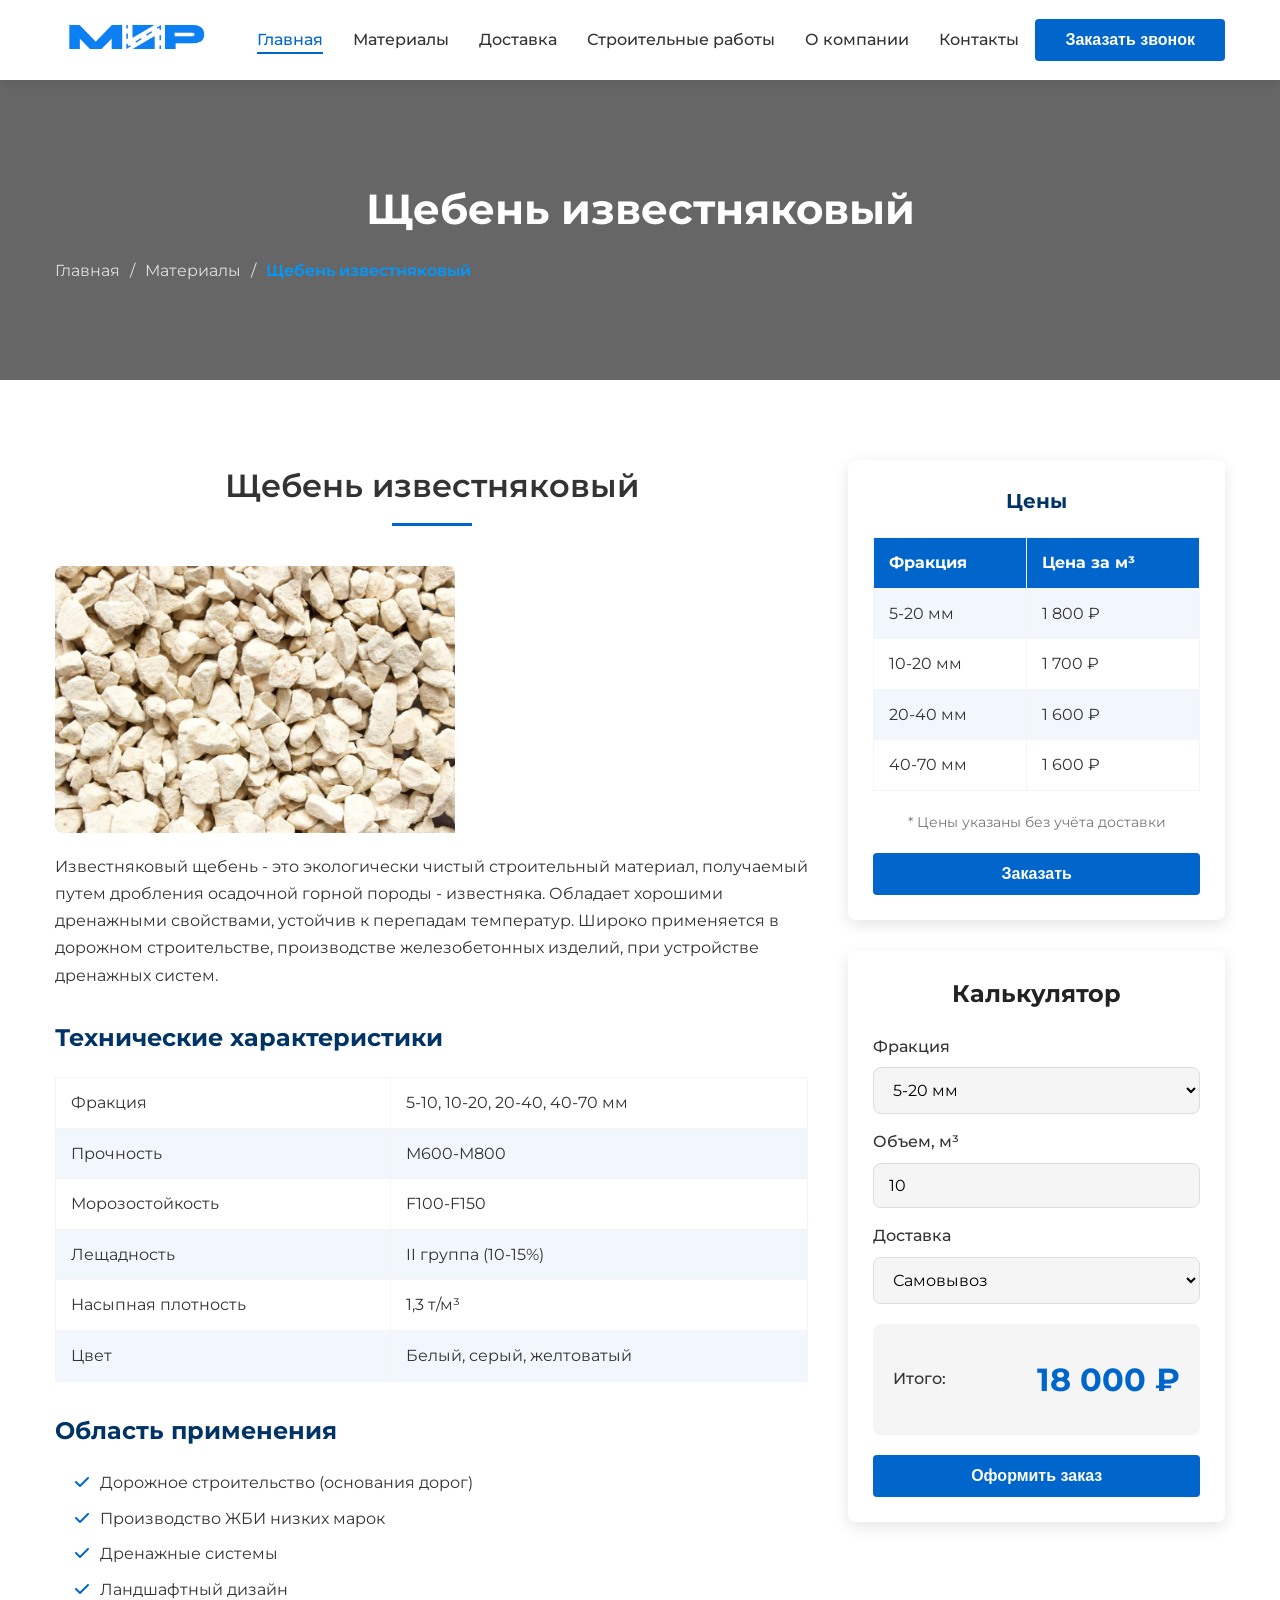
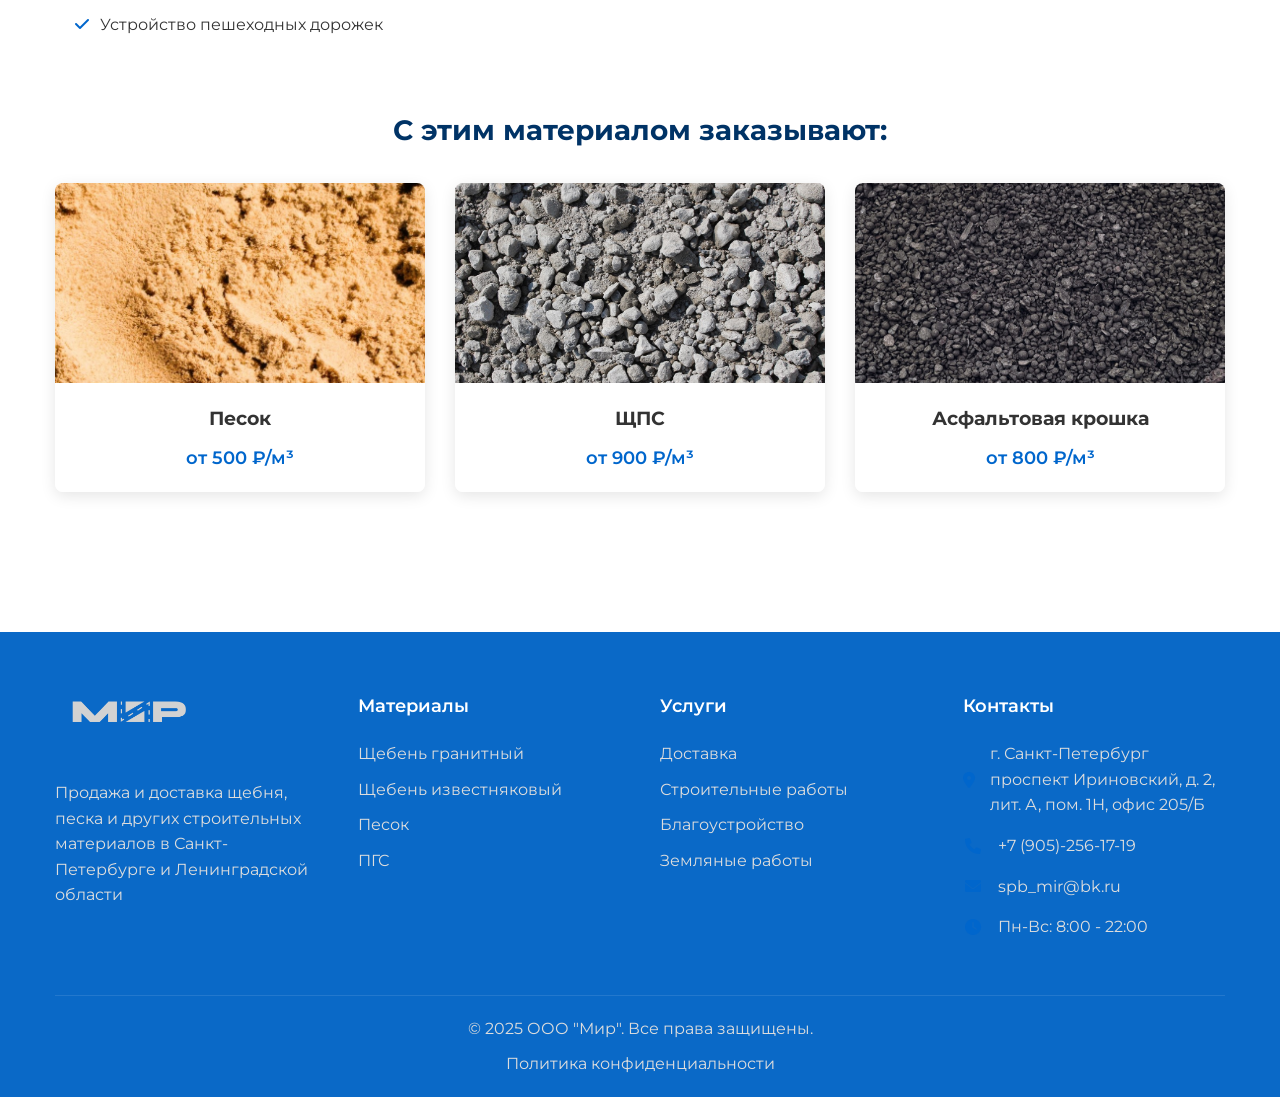
<file: material-izvestnyak.html>
<!DOCTYPE html>
<html lang="ru">
<head>
    <meta charset="UTF-8">
    <meta name="viewport" content="width=device-width, initial-scale=1.0">
    <title>Мир</title>
    <link rel="stylesheet" href="css/style.css">
    <link rel="stylesheet" href="https://unpkg.com/swiper/swiper-bundle.min.css">
    <link rel="preconnect" href="https://fonts.googleapis.com">
    <link rel="preconnect" href="https://fonts.gstatic.com" crossorigin>
    <link href="https://fonts.googleapis.com/css2?family=Montserrat:wght@400;500;600;700&display=swap" rel="stylesheet">
    <link rel="stylesheet" href="https://cdnjs.cloudflare.com/ajax/libs/font-awesome/6.0.0-beta3/css/all.min.css">
</head>
<body>
    <header class="header">
        <div class="container">
            <div class="header__inner">
                <a href="index.html" class="logo">
                    <img src="images/3.PNG" alt="Мир Щебень" class="logo__img">
                </a>
                
                <nav class="nav">
                    <ul class="nav__list">
                        <li class="nav__item"><a href="index.html" class="nav__link active">Главная</a></li>
                        <li class="nav__item dropdown">
                            <a href="materials.html" class="nav__link">Материалы</a>
                            <ul class="dropdown-menu">
                                <li><a href="material-granit.html">Щебень гранитный</a></li>
                                <li><a href="material-izvestnyak.html">Щебень известняковый</a></li>
                                <li><a href="material-shps.html">ЩПС</a></li>
                                <li><a href="material-otsev.html">Отсев гранитный</a></li>
                                <li><a href="material-pgs.html">ПГС</a></li>
                                <li><a href="material-pesok.html">Песок</a></li>
                                <li><a href="material-grunt.html">Грунт</a></li>
                                <li><a href="material-asphalt.html">Асфальтовая крошка</a></li>
                            </ul>
                        </li>
                        <li class="nav__item"><a href="delivery.html" class="nav__link">Доставка</a></li>
                        <li class="nav__item dropdown">
                            <a href="construction.html" class="nav__link">Строительные работы</a>
                            <ul class="dropdown-menu">
                                <li><a href="construction.html#blago">Благоустройство</a></li>
                                <li><a href="construction.html#earth">Земляные работы</a></li>
                                <li><a href="construction.html#road">Дорожные работы</a></li>
                                <li><a href="construction.html#montage">Монтажные работы</a></li>
                            </ul>
                        </li>
                        <li class="nav__item"><a href="about.html" class="nav__link">О компании</a></li>
                        <li class="nav__item"><a href="contacts.html" class="nav__link">Контакты</a></li>
                    </ul>
                </nav>
                
                <div class="header__contacts">
                    <button class="btn callback-btn">Заказать звонок</button>
                </div>
                
                <button class="burger">
                    <span></span>
                    <span></span>
                    <span></span>
                </button>
            </div>
        </div>
    </header>

    <main>
        <section class="page-header">
            <div class="container">
                <h1 class="page-header__title">Щебень известняковый</h1>
                <nav class="breadcrumbs">
                    <a href="index.html" class="breadcrumbs__link">Главная</a>
                    <span class="breadcrumbs__separator">/</span>
                    <a href="materials.html" class="breadcrumbs__link">Материалы</a>
                    <span class="breadcrumbs__separator">/</span>
                    <span class="breadcrumbs__current">Щебень известняковый</span>
                </nav>
            </div>
        </section>

        <section class="material-section">
            <div class="container">
                <div class="material-content">
                    <div class="material-info">
                        <h2 class="section-title">Щебень известняковый</h2>
                        <div class="material-image">
                            <img src="images/izvestnyak.jpg" alt="Гранитный щебень" class="material-photo">
                        </div>
                        <p class="material-description">Известняковый щебень - это экологически чистый строительный материал, получаемый путем дробления осадочной горной породы - известняка. Обладает хорошими дренажными свойствами, устойчив к перепадам температур. Широко применяется в дорожном строительстве, производстве железобетонных изделий, при устройстве дренажных систем.</p>
                        
                        <div class="material-specs">
                            <h3 class="specs-title">Технические характеристики</h3>
                            <table class="specs-table">
                                <tr>
                                    <td>Фракция</td>
                                    <td>5-10, 10-20, 20-40, 40-70 мм</td>
                                </tr>
                                <tr>
                                    <td>Прочность</td>
                                    <td>М600-М800</td>
                                </tr>
                                <tr>
                                    <td>Морозостойкость</td>
                                    <td>F100-F150</td>
                                </tr>
                                <tr>
                                    <td>Лещадность</td>
                                    <td>II группа (10-15%)</td>
                                </tr>
                                <tr>
                                    <td>Насыпная плотность</td>
                                    <td>1,3 т/м³</td>
                                </tr>
                                <tr>
                                    <td>Цвет</td>
                                    <td>Белый, серый, желтоватый</td>
                                </tr>
                            </table>
                        </div>
                        
                        <div class="material-applications">
                            <h3 class="applications-title">Область применения</h3>
                            <ul class="applications-list">
                                <li>Дорожное строительство (основания дорог)</li>
                                <li>Производство ЖБИ низких марок</li>
                                <li>Дренажные системы</li>
                                <li>Ландшафтный дизайн</li>
                                <li>Устройство пешеходных дорожек</li>
                            </ul>
                        </div>
                    </div>
                    
                    <div class="material-sidebar">
                        <div class="price-box">
                            <h3 class="price-title">Цены</h3>
                            <table class="price-table">
                                <tr>
                                    <th>Фракция</th>
                                    <th>Цена за м³</th>
                                </tr>
                                <tr>
                                    <td>5-20 мм</td>
                                    <td>1 800 ₽</td>
                                </tr>
                                <tr>
                                    <td>10-20 мм</td>
                                    <td>1 700 ₽</td>
                                </tr>
                                <tr>
                                    <td>20-40 мм</td>
                                    <td>1 600 ₽</td>
                                </tr>
                                <tr>
                                    <td>40-70 мм</td>
                                    <td>1 600 ₽</td>
                                </tr>
                            </table>
                            <p class="price-note">* Цены указаны без учёта доставки</p>
                            <button class="btn btn--primary btn--block open-form">Заказать</button>
                        </div>
                        
                        <div class="calculator">
                            <h3 class="calculator-title">Калькулятор</h3>
                            <div class="calculator-form">
                                <div class="form-group">
                                    <label for="fraction">Фракция</label>
                                    <select id="fraction" class="form-input">
                                        <option value="1800">5-20 мм</option>
                                        <option value="1600">10-20 мм</option>
                                        <option value="1600">20-40 мм</option>
                                        <option value="1600">40-70 мм</option>
                                    </select>
                                </div>
                                <div class="form-group">
                                    <label for="volume">Объем, м³</label>
                                    <input type="number" id="volume" min="1" value="10" class="form-input">
                                </div>
                                <div class="form-group">
                                    <label for="delivery">Доставка</label>
                                    <select id="delivery" class="form-input">
                                        <option value="0">Самовывоз</option>
                                        <option value="3000">В пределах КАД</option>
                                        <option value="5000">До 20 км от КАД</option>
                                        <option value="8000">До 50 км от КАД</option>
                                    </select>
                                </div>
                                <div class="calculator-result">
                                    <div class="result-label">Итого:</div>
                                    <div class="result-price" id="total-price">18 000 ₽</div>
                                </div>
                                <button class="btn btn--primary btn--block open-form">Оформить заказ</button>
                            </div>
                        </div>
                    </div>
                </div>
                
                <div class="related-materials">
                    <h3 class="related-title">С этим материалом заказывают:</h3>
                    <div class="materials-grid">
                        <a href="material-pesok.html" class="material-card">
                            <div class="material-card__image" style="background-image: url('images/pesok.jpg');"></div>
                            <div class="material-card__content">
                                <h4 class="material-card__title">Песок</h4>
                                <p class="material-card__price">от 500 ₽/м³</p>
                            </div>
                        </a>
                        <a href="material-pgs.html" class="material-card">
                            <div class="material-card__image" style="background-image: url('images/shps.jpeg');"></div>
                            <div class="material-card__content">
                                <h4 class="material-card__title">ЩПС</h4>
                                <p class="material-card__price">от 900 ₽/м³</p>
                            </div>
                        </a>
                        <a href="material-otsev.html" class="material-card">
                            <div class="material-card__image" style="background-image: url('images/asphalt.jpg');"></div>
                            <div class="material-card__content">
                                <h4 class="material-card__title">Асфальтовая крошка</h4>
                                <p class="material-card__price">от 800 ₽/м³</p>
                            </div>
                        </a>
                    </div>
                </div>
            </div>
        </section>
    </main>

    <footer class="footer">
        <div class="container">
            <div class="footer__grid">
                <div class="footer__col">
                    <a href="index.html" class="logo footer__logo">
                        <img src="images/logo-white.PNG" alt="Мир" class="logo__img">
                    </a>
                    <p class="footer__text">Продажа и доставка щебня, песка и других строительных материалов в Санкт-Петербурге и Ленинградской области</p>
                </div>
                <div class="footer__col">
                    <h3 class="footer__title">Материалы</h3>
                    <ul class="footer__list">
                        <li><a href="material-granit.html">Щебень гранитный</a></li>
                        <li><a href="material-izvestnyak.html">Щебень известняковый</a></li>
                        <li><a href="material-pesok.html">Песок</a></li>
                        <li><a href="material-pgs.html">ПГС</a></li>
                    </ul>
                </div>
                <div class="footer__col">
                    <h3 class="footer__title">Услуги</h3>
                    <ul class="footer__list">
                        <li><a href="delivery.html">Доставка</a></li>
                        <li><a href="construction.html">Строительные работы</a></li>
                        <li><a href="blagoustroistvo.html">Благоустройство</a></li>
                        <li><a href="zemlyanye.html">Земляные работы</a></li>
                    </ul>
                </div>
                <div class="footer__col">
                    <h3 class="footer__title">Контакты</h3>
                    <ul class="footer__contacts">
                        <li><i class="fas fa-map-marker-alt"></i> г. Санкт-Петербург  проспект Ириновский, д. 2, лит. А, пом. 1Н, офис 205/Б</li>
                        <li><i class="fas fa-phone"></i> <a href="tel:+79052561719">+7 (905)-256-17-19</a></li>
                        <li><i class="fas fa-envelope"></i> <a href="mailto:spb_mir@bk.ru">spb_mir@bk.ru</a></li>
                        <li><i class="fas fa-clock"></i> Пн-Вс: 8:00 - 22:00</li>
                    </ul>
                </div>
            </div>
            <div class="footer__bottom">
                <p class="footer__copyright">© 2025 ООО "Мир". Все права защищены.</p>
                <a href="#" class="footer__link">Политика конфиденциальности</a>
            </div>
        </div>
    </footer>

<div class="modal" id="callback-modal">
        <div class="modal__content">
            <button class="modal__close">&times;</button>
            <h3 class="modal__title">Оставить заявку</h3>
            <form class="form">
                <div class="form__group">
                    <input type="text" class="form__input" placeholder="Ваше имя" required>
                </div>
                <div class="form__group">
                    <input type="tel" class="form__input" placeholder="Телефон" required>
                </div>
                <div class="form__group">
                    <textarea class="form__textarea" placeholder="Сообщение"></textarea>
                </div>
                <button type="submit" class="btn btn--primary btn--block">Отправить</button>
                <div class="form__agree">
                    <input type="checkbox" id="agree" checked required>
                    <label for="agree">Я согласен на обработку персональных данных</label>
                </div>
            </form>
        </div>
    </div>

    <script src="js/main.js"></script>
    <script src="js/calculator.js"></script>
</body>
</html>
</file>
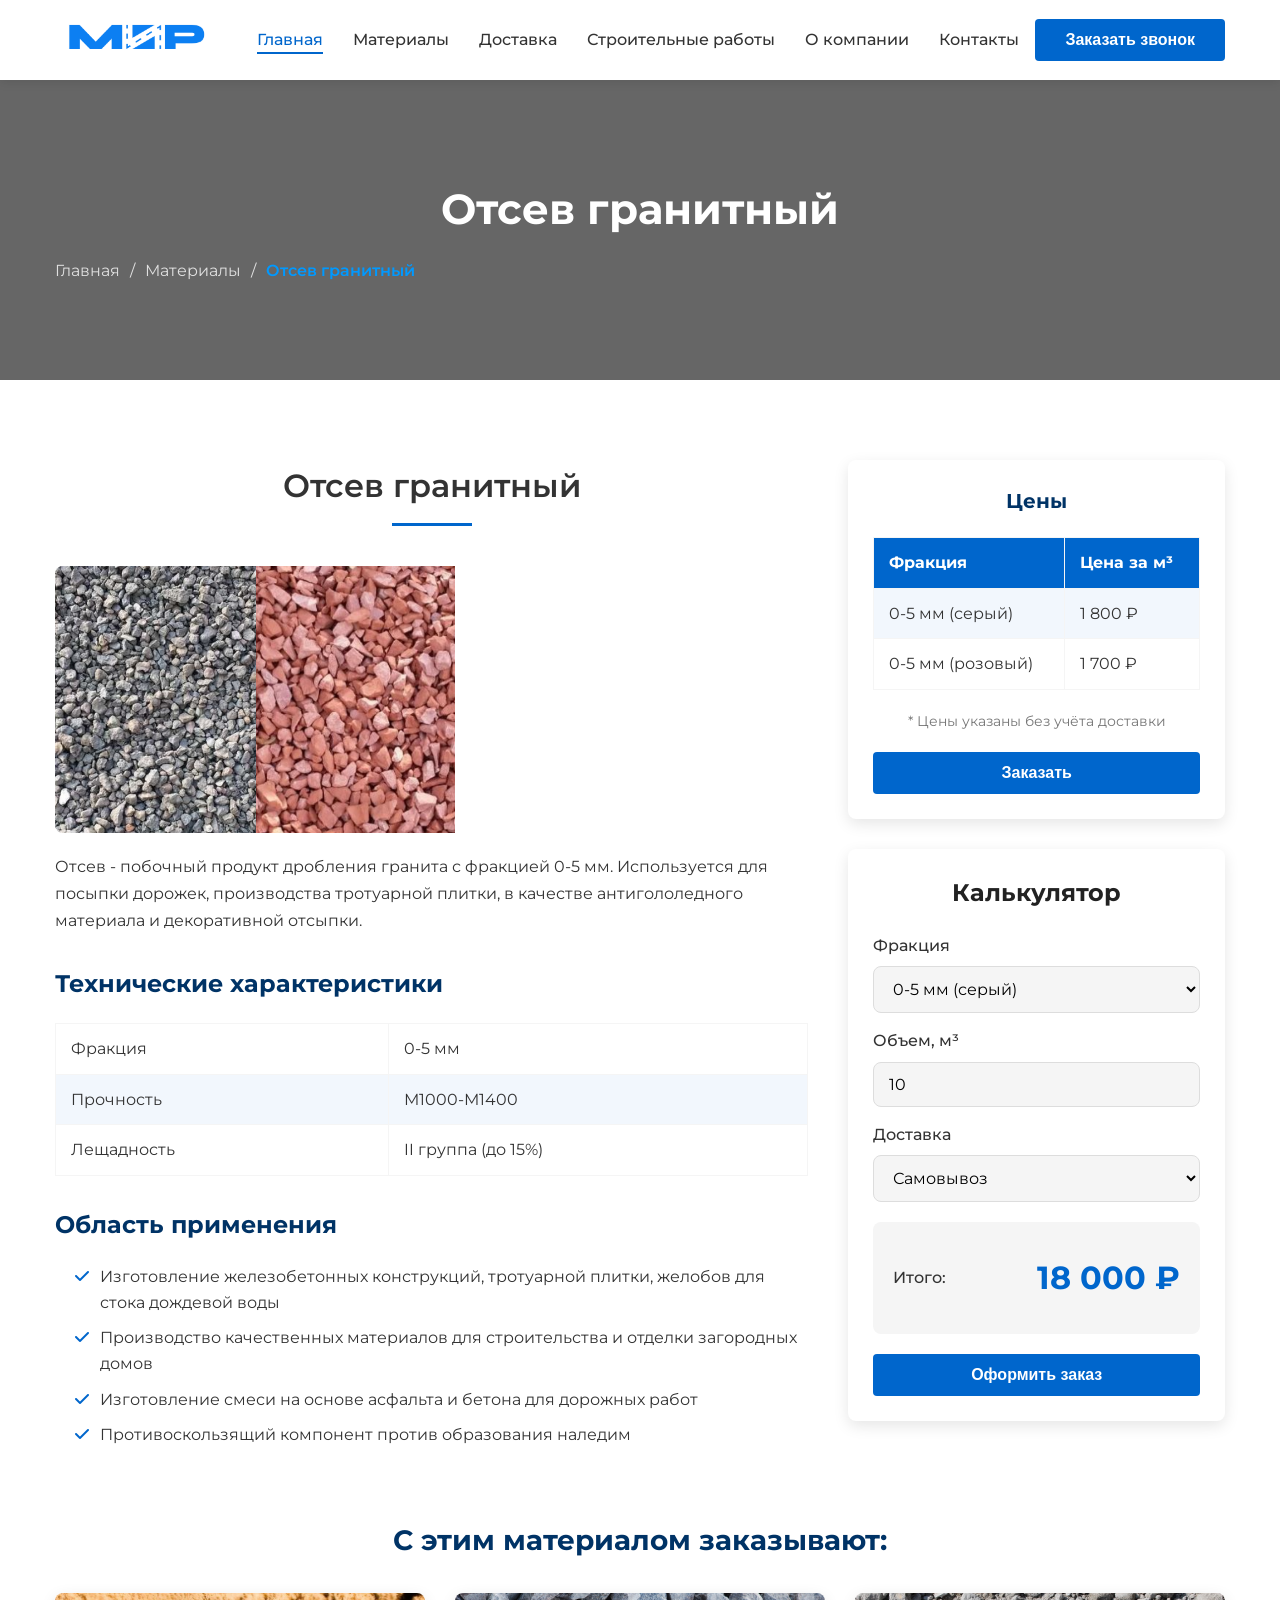
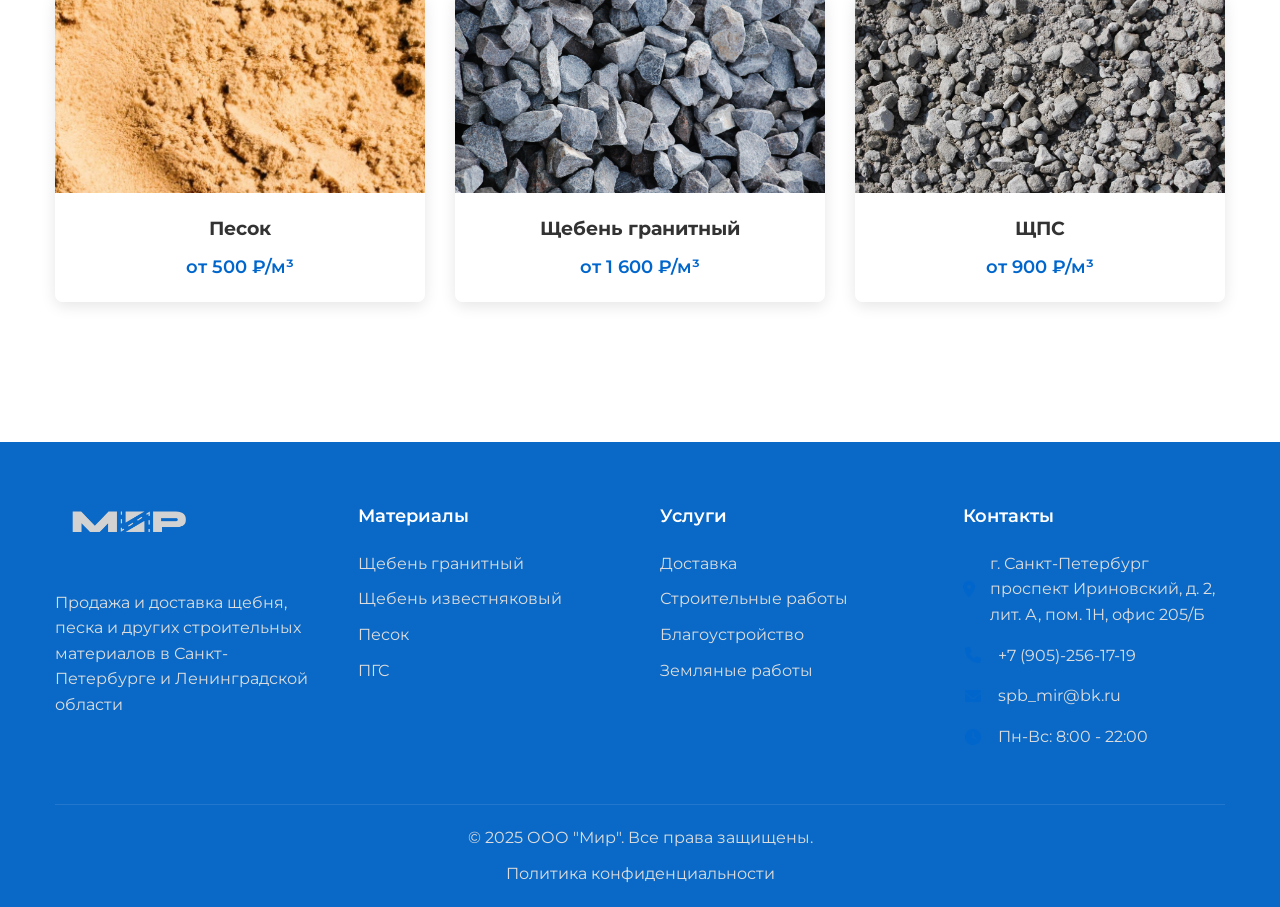
<file: material-otsev.html>
<!DOCTYPE html>
<html lang="ru">
<head>
    <meta charset="UTF-8">
    <meta name="viewport" content="width=device-width, initial-scale=1.0">
    <title>Мир</title>
    <link rel="stylesheet" href="css/style.css">
    <link rel="stylesheet" href="https://unpkg.com/swiper/swiper-bundle.min.css">
    <link rel="preconnect" href="https://fonts.googleapis.com">
    <link rel="preconnect" href="https://fonts.gstatic.com" crossorigin>
    <link href="https://fonts.googleapis.com/css2?family=Montserrat:wght@400;500;600;700&display=swap" rel="stylesheet">
    <link rel="stylesheet" href="https://cdnjs.cloudflare.com/ajax/libs/font-awesome/6.0.0-beta3/css/all.min.css">
</head>
<body>
    <header class="header">
        <div class="container">
            <div class="header__inner">
                <a href="index.html" class="logo">
                    <img src="images/3.PNG" alt="Мир Щебень" class="logo__img">
                </a>
                
                <nav class="nav">
                    <ul class="nav__list">
                        <li class="nav__item"><a href="index.html" class="nav__link active">Главная</a></li>
                        <li class="nav__item dropdown">
                            <a href="materials.html" class="nav__link">Материалы</a>
                            <ul class="dropdown-menu">
                                <li><a href="material-granit.html">Щебень гранитный</a></li>
                                <li><a href="material-izvestnyak.html">Щебень известняковый</a></li>
                                <li><a href="material-shps.html">ЩПС</a></li>
                                <li><a href="material-otsev.html">Отсев гранитный</a></li>
                                <li><a href="material-pgs.html">ПГС</a></li>
                                <li><a href="material-pesok.html">Песок</a></li>
                                <li><a href="material-grunt.html">Грунт</a></li>
                                <li><a href="material-asphalt.html">Асфальтовая крошка</a></li>
                            </ul>
                        </li>
                        <li class="nav__item"><a href="delivery.html" class="nav__link">Доставка</a></li>
                        <li class="nav__item dropdown">
                            <a href="construction.html" class="nav__link">Строительные работы</a>
                            <ul class="dropdown-menu">
                                <li><a href="construction.html#blago">Благоустройство</a></li>
                                <li><a href="construction.html#earth">Земляные работы</a></li>
                                <li><a href="construction.html#road">Дорожные работы</a></li>
                                <li><a href="construction.html#montage">Монтажные работы</a></li>
                            </ul>
                        </li>
                        <li class="nav__item"><a href="about.html" class="nav__link">О компании</a></li>
                        <li class="nav__item"><a href="contacts.html" class="nav__link">Контакты</a></li>
                    </ul>
                </nav>
                
                <div class="header__contacts">
                    <button class="btn callback-btn">Заказать звонок</button>
                </div>
                
                <button class="burger">
                    <span></span>
                    <span></span>
                    <span></span>
                </button>
            </div>
        </div>
    </header>

    <main>
        <section class="page-header">
            <div class="container">
                <h1 class="page-header__title">Отсев гранитный</h1>
                <nav class="breadcrumbs">
                    <a href="index.html" class="breadcrumbs__link">Главная</a>
                    <span class="breadcrumbs__separator">/</span>
                    <a href="materials.html" class="breadcrumbs__link">Материалы</a>
                    <span class="breadcrumbs__separator">/</span>
                    <span class="breadcrumbs__current">Отсев гранитный</span>
                </nav>
            </div>
        </section>

        <section class="material-section">
            <div class="container">
                <div class="material-content">
                    <div class="material-info">
                        <h2 class="section-title">Отсев гранитный</h2>
                        <div class="material-image">
                            <img src="images/otsev.PNG" alt="Отсев" class="material-photo">
                        </div>
                        <p class="material-description">Отсев - побочный продукт дробления гранита с фракцией 0-5 мм. Используется для посыпки дорожек, производства тротуарной плитки, в качестве антигололедного материала и декоративной отсыпки.</p>
                        <div class="material-specs">
                            <h3 class="specs-title">Технические характеристики</h3>
                            <table class="specs-table">
                                <tr>
                                    <td>Фракция</td>
                                    <td>0-5 мм</td>
                                </tr>
                                <tr>
                                    <td>Прочность</td>
                                    <td>М1000-М1400</td>
                                </tr>
                                <tr>
                                    <td>Лещадность</td>
                                    <td>II группа (до 15%)</td>
                                </tr>
                            </table>
                        </div>
                        
                        <div class="material-applications">
                            <h3 class="applications-title">Область применения</h3>
                            <ul class="applications-list">
                                <li>Изготовление железобетонных конструкций, тротуарной плитки, желобов для стока дождевой воды</li>
                                <li>Производство качественных материалов для строительства и отделки загородных домов</li>
                                <li>Изготовление смеси на основе асфальта и бетона для дорожных работ</li>
                                <li>Противоскользящий компонент против образования наледим</li>
                            </ul>
                        </div>
                    </div>
                    
                    <div class="material-sidebar">
                        <div class="price-box">
                            <h3 class="price-title">Цены</h3>
                            <table class="price-table">
                                <tr>
                                    <th>Фракция</th>
                                    <th>Цена за м³</th>
                                </tr>
                                <tr>
                                    <td>0-5 мм (серый)</td>
                                    <td>1 800 ₽</td>
                                </tr>
                                <tr>
                                    <td>0-5 мм (розовый)</td>
                                    <td>1 700 ₽</td>
                                </tr>
                            </table>
                            <p class="price-note">* Цены указаны без учёта доставки</p>
                            <button class="btn btn--primary btn--block open-form">Заказать</button>
                        </div>
                        
                        <div class="calculator">
                            <h3 class="calculator-title">Калькулятор</h3>
                            <div class="calculator-form">
                                <div class="form-group">
                                    <label for="fraction">Фракция</label>
                                    <select id="fraction" class="form-input">
                                        <option value="1800">0-5 мм (серый)</option>
                                        <option value="1700">0-5 мм (розовый)</option>
                                    </select>
                                </div>
                                <div class="form-group">
                                    <label for="volume">Объем, м³</label>
                                    <input type="number" id="volume" min="1" value="10" class="form-input">
                                </div>
                                <div class="form-group">
                                    <label for="delivery">Доставка</label>
                                    <select id="delivery" class="form-input">
                                        <option value="0">Самовывоз</option>
                                        <option value="3000">В пределах КАД</option>
                                        <option value="5000">До 20 км от КАД</option>
                                        <option value="8000">До 50 км от КАД</option>
                                    </select>
                                </div>
                                <div class="calculator-result">
                                    <div class="result-label">Итого:</div>
                                    <div class="result-price" id="total-price">18 000 ₽</div>
                                </div>
                                <button class="btn btn--primary btn--block open-form">Оформить заказ</button>
                            </div>
                        </div>
                    </div>
                </div>
                
                <div class="related-materials">
                    <h3 class="related-title">С этим материалом заказывают:</h3>
                    <div class="materials-grid">
                        <a href="material-pesok.html" class="material-card">
                            <div class="material-card__image" style="background-image: url('images/pesok.jpg');"></div>
                            <div class="material-card__content">
                                <h4 class="material-card__title">Песок</h4>
                                <p class="material-card__price">от 500 ₽/м³</p>
                            </div>
                        </a>
                        <a href="material-pgs.html" class="material-card">
                            <div class="material-card__image" style="background-image: url('images/granitnyy-shcheben.jpg');"></div>
                            <div class="material-card__content">
                                <h4 class="material-card__title">Щебень гранитный</h4>
                                <p class="material-card__price">от 1 600 ₽/м³</p>
                            </div>
                        </a>
                        <a href="material-otsev.html" class="material-card">
                            <div class="material-card__image" style="background-image: url('images/shps.jpeg');"></div>
                            <div class="material-card__content">
                                <h4 class="material-card__title">ЩПС</h4>
                                <p class="material-card__price">от 900 ₽/м³</p>
                            </div>
                        </a>
                    </div>
                </div>
            </div>
        </section>
    </main>

    <footer class="footer">
        <div class="container">
            <div class="footer__grid">
                <div class="footer__col">
                    <a href="index.html" class="logo footer__logo">
                        <img src="images/logo-white.PNG" alt="Мир" class="logo__img">
                    </a>
                    <p class="footer__text">Продажа и доставка щебня, песка и других строительных материалов в Санкт-Петербурге и Ленинградской области</p>
                </div>
                <div class="footer__col">
                    <h3 class="footer__title">Материалы</h3>
                    <ul class="footer__list">
                        <li><a href="material-granit.html">Щебень гранитный</a></li>
                        <li><a href="material-izvestnyak.html">Щебень известняковый</a></li>
                        <li><a href="material-pesok.html">Песок</a></li>
                        <li><a href="material-pgs.html">ПГС</a></li>
                    </ul>
                </div>
                <div class="footer__col">
                    <h3 class="footer__title">Услуги</h3>
                    <ul class="footer__list">
                        <li><a href="delivery.html">Доставка</a></li>
                        <li><a href="construction.html">Строительные работы</a></li>
                        <li><a href="blagoustroistvo.html">Благоустройство</a></li>
                        <li><a href="zemlyanye.html">Земляные работы</a></li>
                    </ul>
                </div>
                <div class="footer__col">
                    <h3 class="footer__title">Контакты</h3>
                    <ul class="footer__contacts">
                        <li><i class="fas fa-map-marker-alt"></i> г. Санкт-Петербург  проспект Ириновский, д. 2, лит. А, пом. 1Н, офис 205/Б</li>
                        <li><i class="fas fa-phone"></i> <a href="tel:+79052561719">+7 (905)-256-17-19</a></li>
                        <li><i class="fas fa-envelope"></i> <a href="mailto:spb_mir@bk.ru">spb_mir@bk.ru</a></li>
                        <li><i class="fas fa-clock"></i> Пн-Вс: 8:00 - 22:00</li>
                    </ul>
                </div>
            </div>
            <div class="footer__bottom">
                <p class="footer__copyright">© 2025 ООО "Мир". Все права защищены.</p>
                <a href="#" class="footer__link">Политика конфиденциальности</a>
            </div>
        </div>
    </footer>

    <div class="modal" id="callback-modal">
        <div class="modal__content">
            <button class="modal__close">&times;</button>
            <h3 class="modal__title">Оставить заявку</h3>
            <form class="form">
                <div class="form__group">
                    <input type="text" class="form__input" placeholder="Ваше имя" required>
                </div>
                <div class="form__group">
                    <input type="tel" class="form__input" placeholder="Телефон" required>
                </div>
                <div class="form__group">
                    <textarea class="form__textarea" placeholder="Сообщение"></textarea>
                </div>
                <button type="submit" class="btn btn--primary btn--block">Отправить</button>
                <div class="form__agree">
                    <input type="checkbox" id="agree" checked required>
                    <label for="agree">Я согласен на обработку персональных данных</label>
                </div>
            </form>
        </div>
    </div>

    <script src="js/main.js"></script>
    <script src="js/calculator.js"></script>
</body>
</html>
</file>
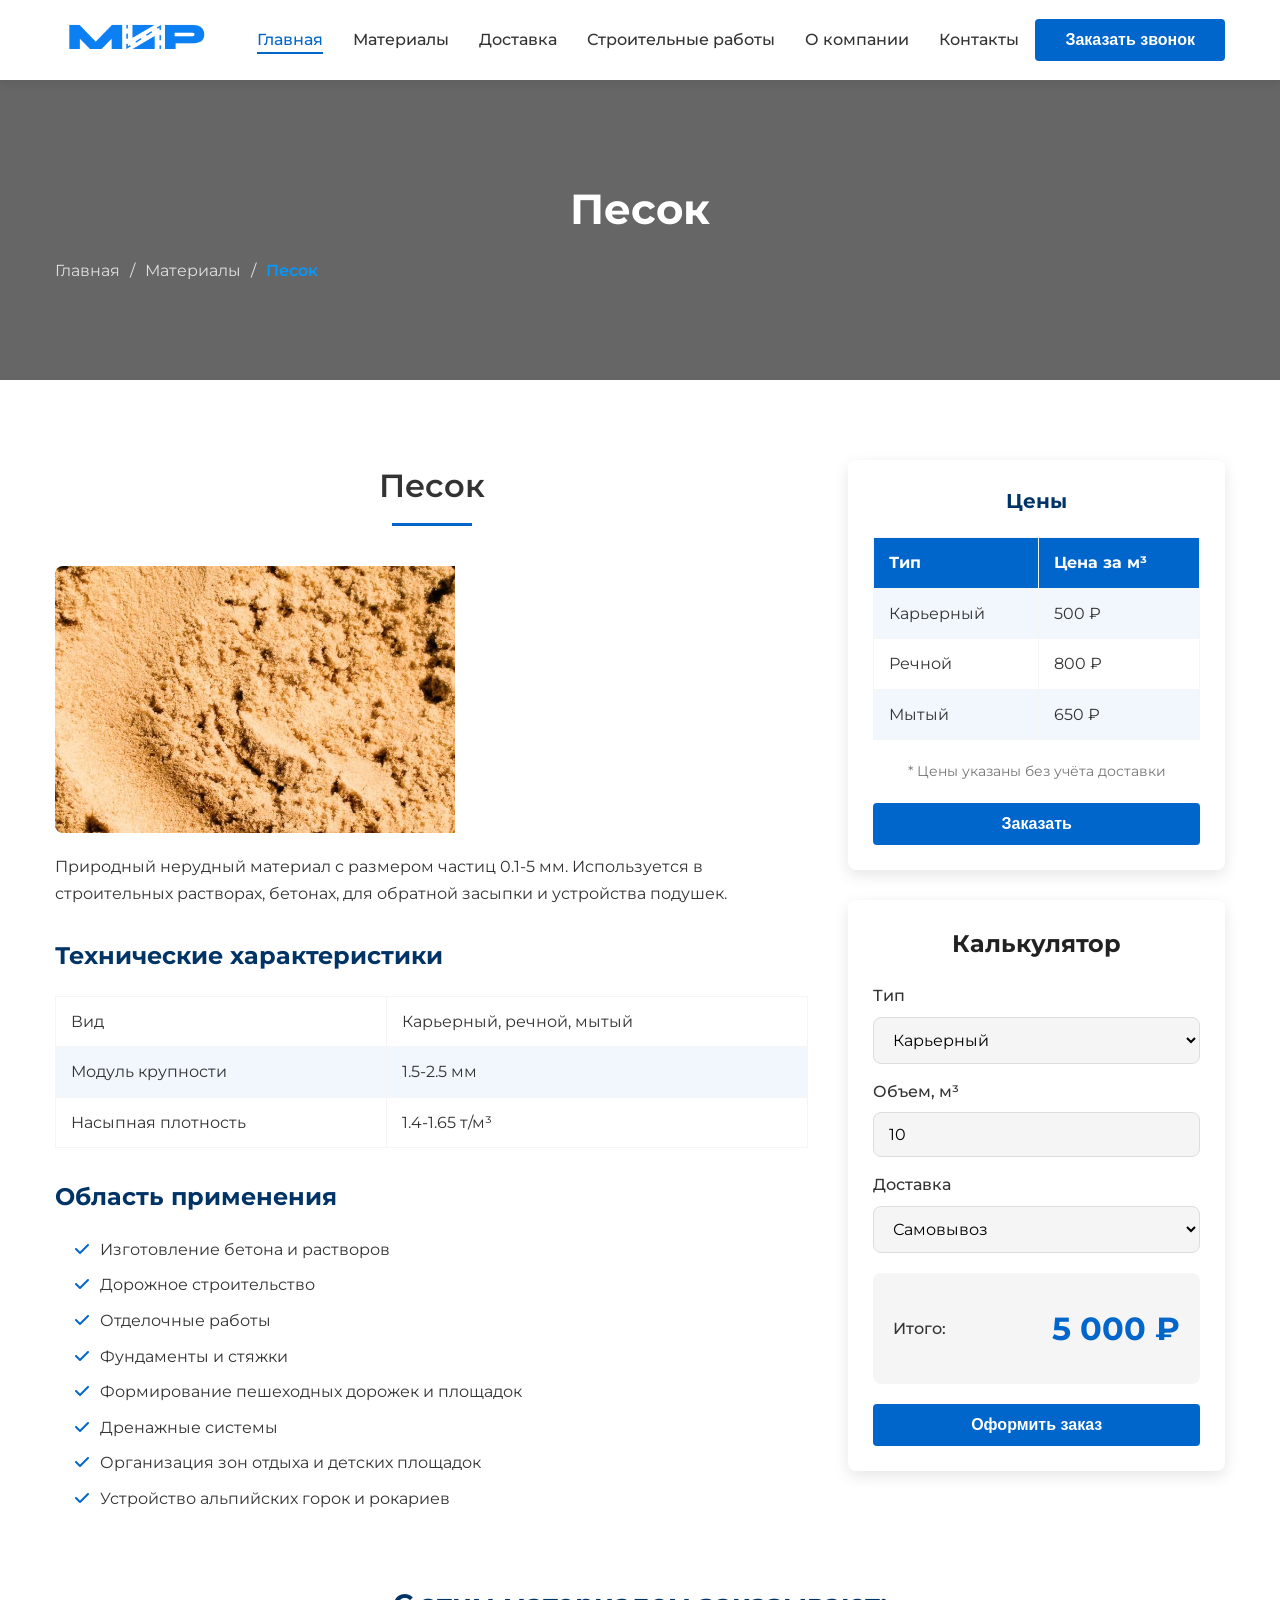
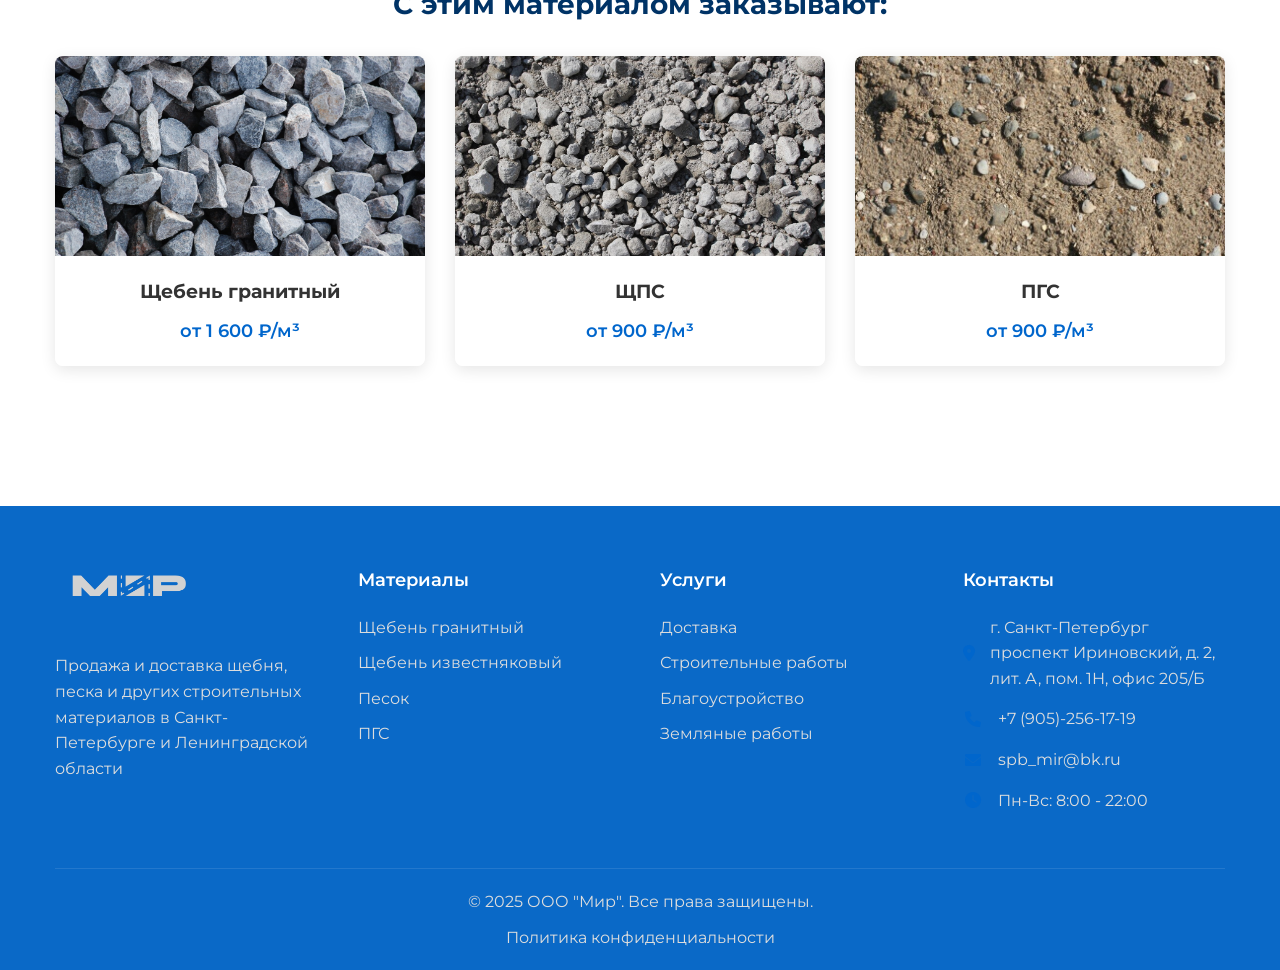
<file: material-pesok.html>
<!DOCTYPE html>
<html lang="ru">
<head>
    <meta charset="UTF-8">
    <meta name="viewport" content="width=device-width, initial-scale=1.0">
    <title>Мир</title>
    <link rel="stylesheet" href="css/style.css">
    <link rel="stylesheet" href="https://unpkg.com/swiper/swiper-bundle.min.css">
    <link rel="preconnect" href="https://fonts.googleapis.com">
    <link rel="preconnect" href="https://fonts.gstatic.com" crossorigin>
    <link href="https://fonts.googleapis.com/css2?family=Montserrat:wght@400;500;600;700&display=swap" rel="stylesheet">
    <link rel="stylesheet" href="https://cdnjs.cloudflare.com/ajax/libs/font-awesome/6.0.0-beta3/css/all.min.css">
</head>
<body>
    <header class="header">
        <div class="container">
            <div class="header__inner">
                <a href="index.html" class="logo">
                    <img src="images/3.PNG" alt="Мир Щебень" class="logo__img">
                </a>
                
                <nav class="nav">
                    <ul class="nav__list">
                        <li class="nav__item"><a href="index.html" class="nav__link active">Главная</a></li>
                        <li class="nav__item dropdown">
                            <a href="materials.html" class="nav__link">Материалы</a>
                            <ul class="dropdown-menu">
                                <li><a href="material-granit.html">Щебень гранитный</a></li>
                                <li><a href="material-izvestnyak.html">Щебень известняковый</a></li>
                                <li><a href="material-shps.html">ЩПС</a></li>
                                <li><a href="material-otsev.html">Отсев гранитный</a></li>
                                <li><a href="material-pgs.html">ПГС</a></li>
                                <li><a href="material-pesok.html">Песок</a></li>
                                <li><a href="material-grunt.html">Грунт</a></li>
                                <li><a href="material-asphalt.html">Асфальтовая крошка</a></li>
                            </ul>
                        </li>
                        <li class="nav__item"><a href="delivery.html" class="nav__link">Доставка</a></li>
                        <li class="nav__item dropdown">
                            <a href="construction.html" class="nav__link">Строительные работы</a>
                            <ul class="dropdown-menu">
                                <li><a href="construction.html#blago">Благоустройство</a></li>
                                <li><a href="construction.html#earth">Земляные работы</a></li>
                                <li><a href="construction.html#road">Дорожные работы</a></li>
                                <li><a href="construction.html#montage">Монтажные работы</a></li>
                            </ul>
                        </li>
                        <li class="nav__item"><a href="about.html" class="nav__link">О компании</a></li>
                        <li class="nav__item"><a href="contacts.html" class="nav__link">Контакты</a></li>
                    </ul>
                </nav>
                
                <div class="header__contacts">
                    <button class="btn callback-btn">Заказать звонок</button>
                </div>
                
                <button class="burger">
                    <span></span>
                    <span></span>
                    <span></span>
                </button>
            </div>
        </div>
    </header>

    <main>
        <section class="page-header">
            <div class="container">
                <h1 class="page-header__title">Песок</h1>
                <nav class="breadcrumbs">
                    <a href="index.html" class="breadcrumbs__link">Главная</a>
                    <span class="breadcrumbs__separator">/</span>
                    <a href="materials.html" class="breadcrumbs__link">Материалы</a>
                    <span class="breadcrumbs__separator">/</span>
                    <span class="breadcrumbs__current">Песок</span>
                </nav>
            </div>
        </section>

        <section class="material-section">
            <div class="container">
                <div class="material-content">
                    <div class="material-info">
                        <h2 class="section-title">Песок</h2>
                        <div class="material-image">
                            <img src="images/pesok.jpg" alt="Гранитный щебень" class="material-photo">
                        </div>
                        <p class="material-description">Природный нерудный материал с размером частиц 0.1-5 мм. Используется в строительных растворах, бетонах, для обратной засыпки и устройства подушек.</p>
                        <div class="material-specs">
                            <h3 class="specs-title">Технические характеристики</h3>
                            <table class="specs-table">
                                <tr>
                                    <td>Вид</td>
                                    <td>Карьерный, речной, мытый</td>
                                </tr>
                                <tr>
                                    <td>Модуль крупности</td>
                                    <td>1.5-2.5 мм</td>
                                </tr>
                                <tr>
                                    <td>Насыпная плотность</td>
                                    <td>1.4-1.65 т/м³</td>
                                </tr>
                            </table>
                        </div>
                        
                        <div class="material-applications">
                            <h3 class="applications-title">Область применения</h3>
                            <ul class="applications-list">
                                <li>Изготовление бетона и растворов</li>
                                <li>Дорожное строительство</li>
                                <li>Отделочные работы</li>
                                <li>Фундаменты и стяжки</li>
                                <li>Формирование пешеходных дорожек и площадок</li>
                                <li>Дренажные системы</li>
                                <li>Организация зон отдыха и детских площадок</li>
                                <li>Устройство альпийских горок и рокариев</li>
                            </ul>
                        </div>
                    </div>
                    
                    <div class="material-sidebar">
                        <div class="price-box">
                            <h3 class="price-title">Цены</h3>
                            <table class="price-table">
                                <tr>
                                    <th>Тип</th>
                                    <th>Цена за м³</th>
                                </tr>
                                <tr>
                                    <td>Карьерный</td>
                                    <td>500 ₽</td>
                                </tr>
                                <tr>
                                    <td>Речной</td>
                                    <td>800 ₽</td>
                                </tr>
                                <tr>
                                    <td>Мытый</td>
                                    <td>650 ₽</td>
                                </tr>
                            </table>
                            <p class="price-note">* Цены указаны без учёта доставки</p>
                            <button class="btn btn--primary btn--block open-form">Заказать</button>
                        </div>
                        
                        <div class="calculator">
                            <h3 class="calculator-title">Калькулятор</h3>
                            <div class="calculator-form">
                                <div class="form-group">
                                    <label for="fraction">Тип</label>
                                    <select id="fraction" class="form-input">
                                        <option value="500">Карьерный</option>
                                        <option value="800">Речной</option>
                                        <option value="650">Мытый</option>
                                    </select>
                                </div>
                                <div class="form-group">
                                    <label for="volume">Объем, м³</label>
                                    <input type="number" id="volume" min="1" value="10" class="form-input">
                                </div>
                                <div class="form-group">
                                    <label for="delivery">Доставка</label>
                                    <select id="delivery" class="form-input">
                                        <option value="0">Самовывоз</option>
                                        <option value="3000">В пределах КАД</option>
                                        <option value="5000">До 20 км от КАД</option>
                                        <option value="8000">До 50 км от КАД</option>
                                    </select>
                                </div>
                                <div class="calculator-result">
                                    <div class="result-label">Итого:</div>
                                    <div class="result-price" id="total-price">18 000 ₽</div>
                                </div>
                                <button class="btn btn--primary btn--block open-form">Оформить заказ</button>
                            </div>
                        </div>
                    </div>
                </div>
                
                <div class="related-materials">
                    <h3 class="related-title">С этим материалом заказывают:</h3>
                    <div class="materials-grid">
                        <a href="material-pesok.html" class="material-card">
                            <div class="material-card__image" style="background-image: url('images/granitnyy-shcheben.jpg');"></div>
                            <div class="material-card__content">
                                <h4 class="material-card__title">Щебень гранитный</h4>
                                <p class="material-card__price">от 1 600 ₽/м³</p>
                            </div>
                        </a>
                        <a href="material-pgs.html" class="material-card">
                            <div class="material-card__image" style="background-image: url('images/shps.jpeg');"></div>
                            <div class="material-card__content">
                                <h4 class="material-card__title">ЩПС</h4>
                                <p class="material-card__price">от 900 ₽/м³</p>
                            </div>
                        </a>
                        <a href="material-otsev.html" class="material-card">
                            <div class="material-card__image" style="background-image: url('images/pgs.jpg');"></div>
                            <div class="material-card__content">
                                <h4 class="material-card__title">ПГС</h4>
                                <p class="material-card__price">от 900 ₽/м³</p>
                            </div>
                        </a>
                    </div>
                </div>
            </div>
        </section>
    </main>

    <footer class="footer">
        <div class="container">
            <div class="footer__grid">
                <div class="footer__col">
                    <a href="index.html" class="logo footer__logo">
                        <img src="images/logo-white.PNG" alt="Мир" class="logo__img">
                    </a>
                    <p class="footer__text">Продажа и доставка щебня, песка и других строительных материалов в Санкт-Петербурге и Ленинградской области</p>
                </div>
                <div class="footer__col">
                    <h3 class="footer__title">Материалы</h3>
                    <ul class="footer__list">
                        <li><a href="material-granit.html">Щебень гранитный</a></li>
                        <li><a href="material-izvestnyak.html">Щебень известняковый</a></li>
                        <li><a href="material-pesok.html">Песок</a></li>
                        <li><a href="material-pgs.html">ПГС</a></li>
                    </ul>
                </div>
                <div class="footer__col">
                    <h3 class="footer__title">Услуги</h3>
                    <ul class="footer__list">
                        <li><a href="delivery.html">Доставка</a></li>
                        <li><a href="construction.html">Строительные работы</a></li>
                        <li><a href="blagoustroistvo.html">Благоустройство</a></li>
                        <li><a href="zemlyanye.html">Земляные работы</a></li>
                    </ul>
                </div>
                <div class="footer__col">
                    <h3 class="footer__title">Контакты</h3>
                    <ul class="footer__contacts">
                        <li><i class="fas fa-map-marker-alt"></i> г. Санкт-Петербург  проспект Ириновский, д. 2, лит. А, пом. 1Н, офис 205/Б</li>
                        <li><i class="fas fa-phone"></i> <a href="tel:+79052561719">+7 (905)-256-17-19</a></li>
                        <li><i class="fas fa-envelope"></i> <a href="mailto:spb_mir@bk.ru">spb_mir@bk.ru</a></li>
                        <li><i class="fas fa-clock"></i> Пн-Вс: 8:00 - 22:00</li>
                    </ul>
                </div>
            </div>
            <div class="footer__bottom">
                <p class="footer__copyright">© 2025 ООО "Мир". Все права защищены.</p>
                <a href="#" class="footer__link">Политика конфиденциальности</a>
            </div>
        </div>
    </footer>

    <div class="modal" id="callback-modal">
        <div class="modal__content">
            <button class="modal__close">&times;</button>
            <h3 class="modal__title">Оставить заявку</h3>
            <form class="form">
                <div class="form__group">
                    <input type="text" class="form__input" placeholder="Ваше имя" required>
                </div>
                <div class="form__group">
                    <input type="tel" class="form__input" placeholder="Телефон" required>
                </div>
                <div class="form__group">
                    <textarea class="form__textarea" placeholder="Сообщение"></textarea>
                </div>
                <button type="submit" class="btn btn--primary btn--block">Отправить</button>
                <div class="form__agree">
                    <input type="checkbox" id="agree" checked required>
                    <label for="agree">Я согласен на обработку персональных данных</label>
                </div>
            </form>
        </div>
    </div>

    <script src="js/main.js"></script>
    <script src="js/calculator.js"></script>
</body>
</html>
</file>
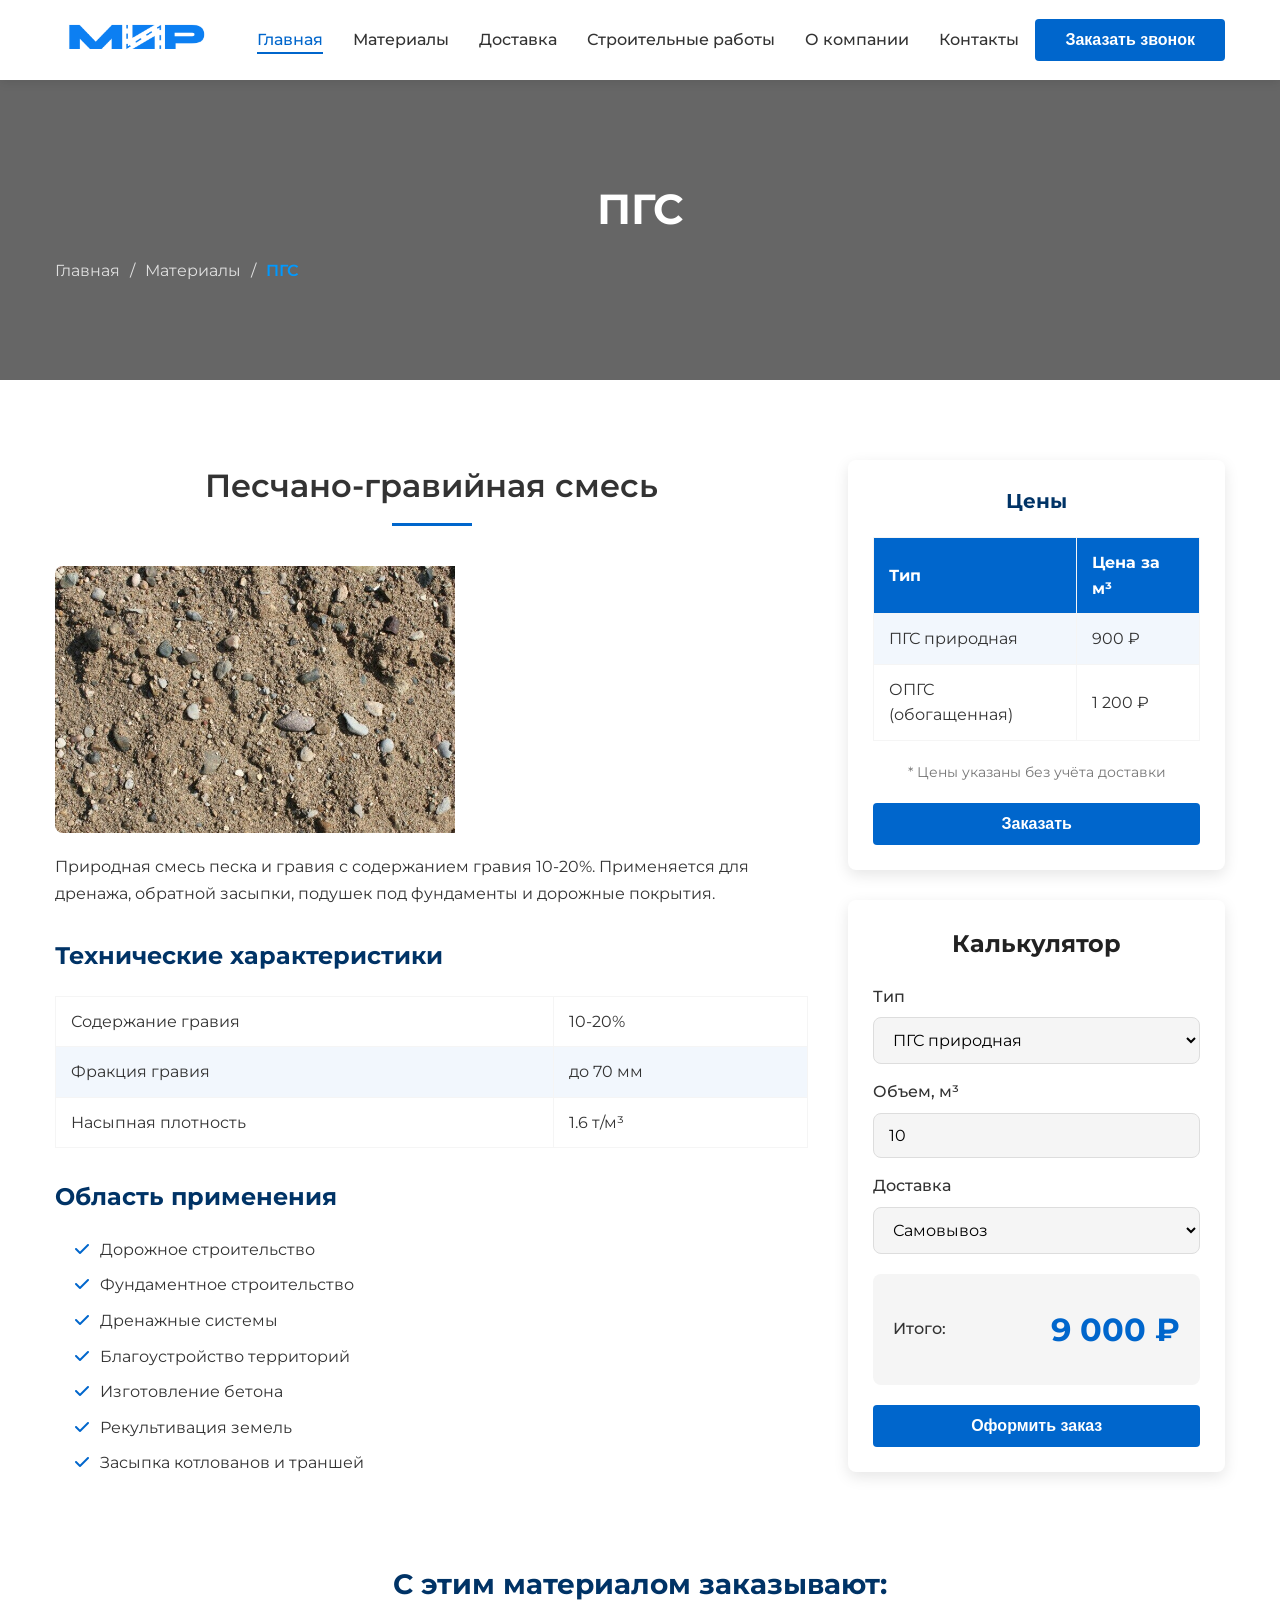
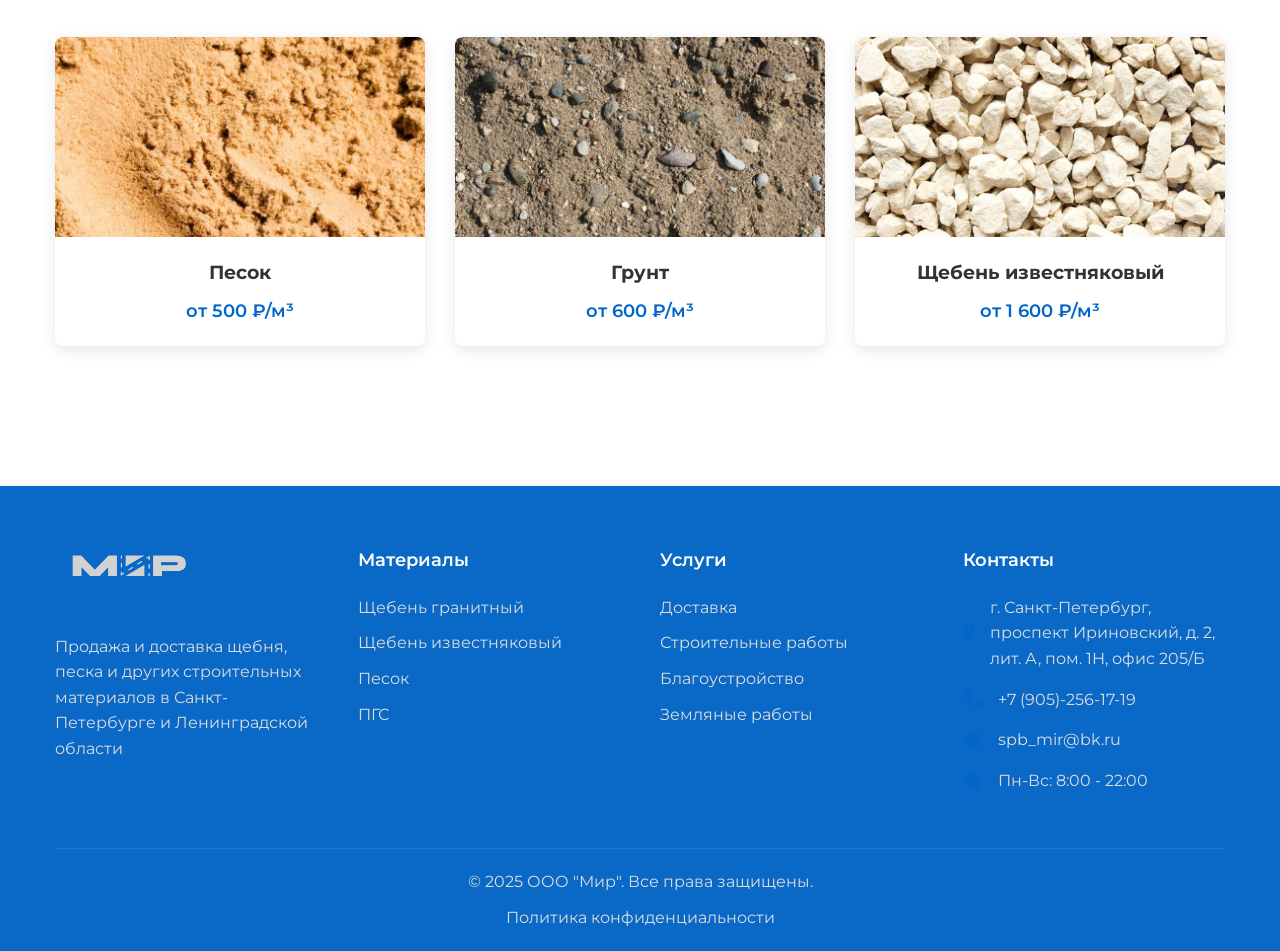
<file: material-pgs.html>
<!DOCTYPE html>
<html lang="ru">
<head>
    <meta charset="UTF-8">
    <meta name="viewport" content="width=device-width, initial-scale=1.0">
    <title>Мир</title>
    <link rel="stylesheet" href="css/style.css">
    <link rel="stylesheet" href="https://unpkg.com/swiper/swiper-bundle.min.css">
    <link rel="preconnect" href="https://fonts.googleapis.com">
    <link rel="preconnect" href="https://fonts.gstatic.com" crossorigin>
    <link href="https://fonts.googleapis.com/css2?family=Montserrat:wght@400;500;600;700&display=swap" rel="stylesheet">
    <link rel="stylesheet" href="https://cdnjs.cloudflare.com/ajax/libs/font-awesome/6.0.0-beta3/css/all.min.css">
</head>
<body>
    <header class="header">
        <div class="container">
            <div class="header__inner">
                <a href="index.html" class="logo">
                    <img src="images/3.PNG" alt="Мир Щебень" class="logo__img">
                </a>
                
                <nav class="nav">
                    <ul class="nav__list">
                        <li class="nav__item"><a href="index.html" class="nav__link active">Главная</a></li>
                        <li class="nav__item dropdown">
                            <a href="materials.html" class="nav__link">Материалы</a>
                            <ul class="dropdown-menu">
                                <li><a href="material-granit.html">Щебень гранитный</a></li>
                                <li><a href="material-izvestnyak.html">Щебень известняковый</a></li>
                                <li><a href="material-shps.html">ЩПС</a></li>
                                <li><a href="material-otsev.html">Отсев гранитный</a></li>
                                <li><a href="material-pgs.html">ПГС</a></li>
                                <li><a href="material-pesok.html">Песок</a></li>
                                <li><a href="material-grunt.html">Грунт</a></li>
                                <li><a href="material-asphalt.html">Асфальтовая крошка</a></li>
                            </ul>
                        </li>
                        <li class="nav__item"><a href="delivery.html" class="nav__link">Доставка</a></li>
                        <li class="nav__item dropdown">
                            <a href="construction.html" class="nav__link">Строительные работы</a>
                            <ul class="dropdown-menu">
                                <li><a href="construction.html#blago">Благоустройство</a></li>
                                <li><a href="construction.html#earth">Земляные работы</a></li>
                                <li><a href="construction.html#road">Дорожные работы</a></li>
                                <li><a href="construction.html#montage">Монтажные работы</a></li>
                            </ul>
                        </li>
                        <li class="nav__item"><a href="about.html" class="nav__link">О компании</a></li>
                        <li class="nav__item"><a href="contacts.html" class="nav__link">Контакты</a></li>
                    </ul>
                </nav>
                
                <div class="header__contacts">
                    <button class="btn callback-btn">Заказать звонок</button>
                </div>
                
                <button class="burger">
                    <span></span>
                    <span></span>
                    <span></span>
                </button>
            </div>
        </div>
    </header>

    <main>
        <section class="page-header">
            <div class="container">
                <h1 class="page-header__title">ПГС</h1>
                <nav class="breadcrumbs">
                    <a href="index.html" class="breadcrumbs__link">Главная</a>
                    <span class="breadcrumbs__separator">/</span>
                    <a href="materials.html" class="breadcrumbs__link">Материалы</a>
                    <span class="breadcrumbs__separator">/</span>
                    <span class="breadcrumbs__current">ПГС</span>
                </nav>
            </div>
        </section>

        <section class="material-section">
            <div class="container">
                <div class="material-content">
                    <div class="material-info">
                        <h2 class="section-title">Песчано-гравийная смесь</h2>
                        <div class="material-image">
                            <img src="images/pgs.jpg" alt="ПГС" class="material-photo">
                        </div>
                        <p class="material-description">Природная смесь песка и гравия с содержанием гравия 10-20%. Применяется для дренажа, обратной засыпки, подушек под фундаменты и дорожные покрытия.</p>

                        <div class="material-specs">
                            <h3 class="specs-title">Технические характеристики</h3>
                            <table class="specs-table">
                                <tr>
                                    <td>Содержание гравия</td>
                                    <td>10-20%</td>
                                </tr>
                                <tr>
                                    <td>Фракция гравия</td>
                                    <td>до 70 мм</td>
                                </tr>
                                <tr>
                                    <td>Насыпная плотность</td>
                                    <td>1.6 т/м³</td>
                                </tr>
                            </table>
                        </div>
                        
                        <div class="material-applications">
                            <h3 class="applications-title">Область применения</h3>
                            <ul class="applications-list">
                                <li>Дорожное строительство</li>
                                <li>Фундаментное строительство</li>
                                <li>Дренажные системы</li>
                                <li>Благоустройство территорий</li>
                                <li>Изготовление бетона</li>
                                <li>Рекультивация земель</li>
                                <li>Засыпка котлованов и траншей</li>
                            </ul>
                        </div>
                    </div>
                    
                    <div class="material-sidebar">
                        <div class="price-box">
                            <h3 class="price-title">Цены</h3>
                            <table class="price-table">
                                <tr>
                                    <th>Тип</th>
                                    <th>Цена за м³</th>
                                </tr>
                                <tr>
                                    <td>ПГС природная</td>
                                    <td>900 ₽</td>
                                </tr>
                                <tr>
                                    <td>ОПГС (обогащенная)</td>
                                    <td>1 200 ₽</td>
                                </tr>
                            </table>
                            <p class="price-note">* Цены указаны без учёта доставки</p>
                            <button class="btn btn--primary btn--block open-form">Заказать</button>
                        </div>
                        
                        <div class="calculator">
                            <h3 class="calculator-title">Калькулятор</h3>
                            <div class="calculator-form">
                                <div class="form-group">
                                    <label for="fraction">Тип</label>
                                    <select id="fraction" class="form-input">
                                        <option value="900">ПГС природная</option>
                                        <option value="1200">ОПГС (обогащенная)</option>
                                    </select>
                                </div>
                                <div class="form-group">
                                    <label for="volume">Объем, м³</label>
                                    <input type="number" id="volume" min="1" value="10" class="form-input">
                                </div>
                                <div class="form-group">
                                    <label for="delivery">Доставка</label>
                                    <select id="delivery" class="form-input">
                                        <option value="0">Самовывоз</option>
                                        <option value="3000">В пределах КАД</option>
                                        <option value="5000">До 20 км от КАД</option>
                                        <option value="8000">До 50 км от КАД</option>
                                    </select>
                                </div>
                                <div class="calculator-result">
                                    <div class="result-label">Итого:</div>
                                    <div class="result-price" id="total-price">18 000 ₽</div>
                                </div>
                                <button class="btn btn--primary btn--block open-form">Оформить заказ</button>
                            </div>
                        </div>
                    </div>
                </div>
                
                <div class="related-materials">
                    <h3 class="related-title">С этим материалом заказывают:</h3>
                    <div class="materials-grid">
                        <a href="material-pesok.html" class="material-card">
                            <div class="material-card__image" style="background-image: url('images/pesok.jpg');"></div>
                            <div class="material-card__content">
                                <h4 class="material-card__title">Песок</h4>
                                <p class="material-card__price">от 500 ₽/м³</p>
                            </div>
                        </a>
                        <a href="material-pgs.html" class="material-card">
                            <div class="material-card__image" style="background-image: url('images/pgs.jpg');"></div>
                            <div class="material-card__content">
                                <h4 class="material-card__title">Грунт</h4>
                                <p class="material-card__price">от 600 ₽/м³</p>
                            </div>
                        </a>
                        <a href="material-otsev.html" class="material-card">
                            <div class="material-card__image" style="background-image: url('images/izvestnyak.jpg');"></div>
                            <div class="material-card__content">
                                <h4 class="material-card__title">Щебень известняковый</h4>
                                <p class="material-card__price">от 1 600 ₽/м³</p>
                            </div>
                        </a>
                    </div>
                </div>
            </div>
        </section>
    </main>

    <footer class="footer">
        <div class="container">
            <div class="footer__grid">
                <div class="footer__col">
                    <a href="index.html" class="logo footer__logo">
                        <img src="images/logo-white.PNG" alt="Мир" class="logo__img">
                    </a>
                    <p class="footer__text">Продажа и доставка щебня, песка и других строительных материалов в Санкт-Петербурге и Ленинградской области</p>
                </div>
                <div class="footer__col">
                    <h3 class="footer__title">Материалы</h3>
                    <ul class="footer__list">
                        <li><a href="material-granit.html">Щебень гранитный</a></li>
                        <li><a href="material-izvestnyak.html">Щебень известняковый</a></li>
                        <li><a href="material-pesok.html">Песок</a></li>
                        <li><a href="material-pgs.html">ПГС</a></li>
                    </ul>
                </div>
                <div class="footer__col">
                    <h3 class="footer__title">Услуги</h3>
                    <ul class="footer__list">
                        <li><a href="delivery.html">Доставка</a></li>
                        <li><a href="construction.html">Строительные работы</a></li>
                        <li><a href="blagoustroistvo.html">Благоустройство</a></li>
                        <li><a href="zemlyanye.html">Земляные работы</a></li>
                    </ul>
                </div>
                <div class="footer__col">
                    <h3 class="footer__title">Контакты</h3>
                    <ul class="footer__contacts">
                        <li><i class="fas fa-map-marker-alt"></i> г. Санкт-Петербург, проспект Ириновский, д. 2, лит. А, пом. 1Н, офис 205/Б</li>
                        <li><i class="fas fa-phone"></i> <a href="tel:+79052561719">+7 (905)-256-17-19</a></li>
                        <li><i class="fas fa-envelope"></i> <a href="mailto:spb_mir@bk.ru">spb_mir@bk.ru</a></li>
                        <li><i class="fas fa-clock"></i> Пн-Вс: 8:00 - 22:00</li>
                    </ul>
                </div>
            </div>
            <div class="footer__bottom">
                <p class="footer__copyright">© 2025 ООО "Мир". Все права защищены.</p>
                <a href="#" class="footer__link">Политика конфиденциальности</a>
            </div>
        </div>
    </footer>

    <div class="modal" id="callback-modal">
        <div class="modal__content">
            <button class="modal__close">&times;</button>
            <h3 class="modal__title">Оставить заявку</h3>
            <form class="form">
                <div class="form__group">
                    <input type="text" class="form__input" placeholder="Ваше имя" required>
                </div>
                <div class="form__group">
                    <input type="tel" class="form__input" placeholder="Телефон" required>
                </div>
                <div class="form__group">
                    <textarea class="form__textarea" placeholder="Сообщение"></textarea>
                </div>
                <button type="submit" class="btn btn--primary btn--block">Отправить</button>
                <div class="form__agree">
                    <input type="checkbox" id="agree" checked required>
                    <label for="agree">Я согласен на обработку персональных данных</label>
                </div>
            </form>
        </div>
    </div>

    <script src="js/main.js"></script>
    <script src="js/calculator.js"></script>
</body>
</html>
</file>
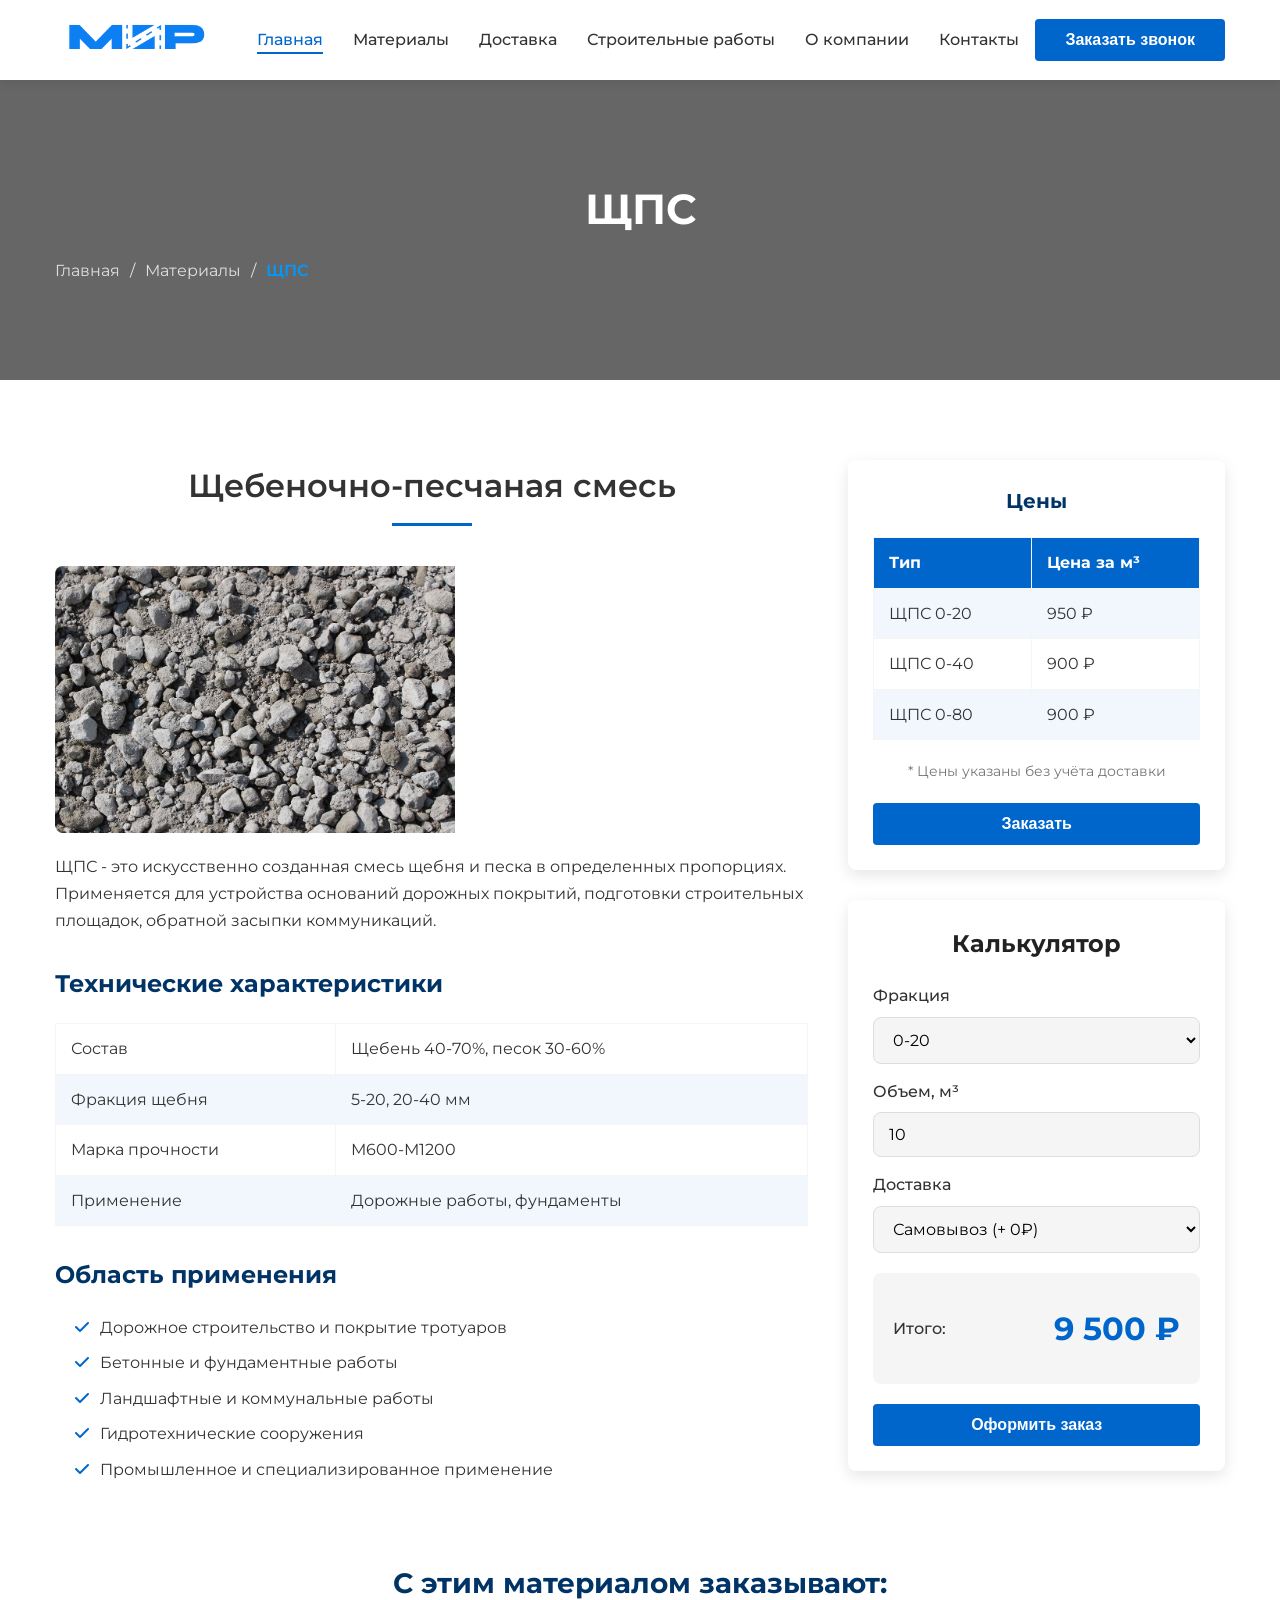
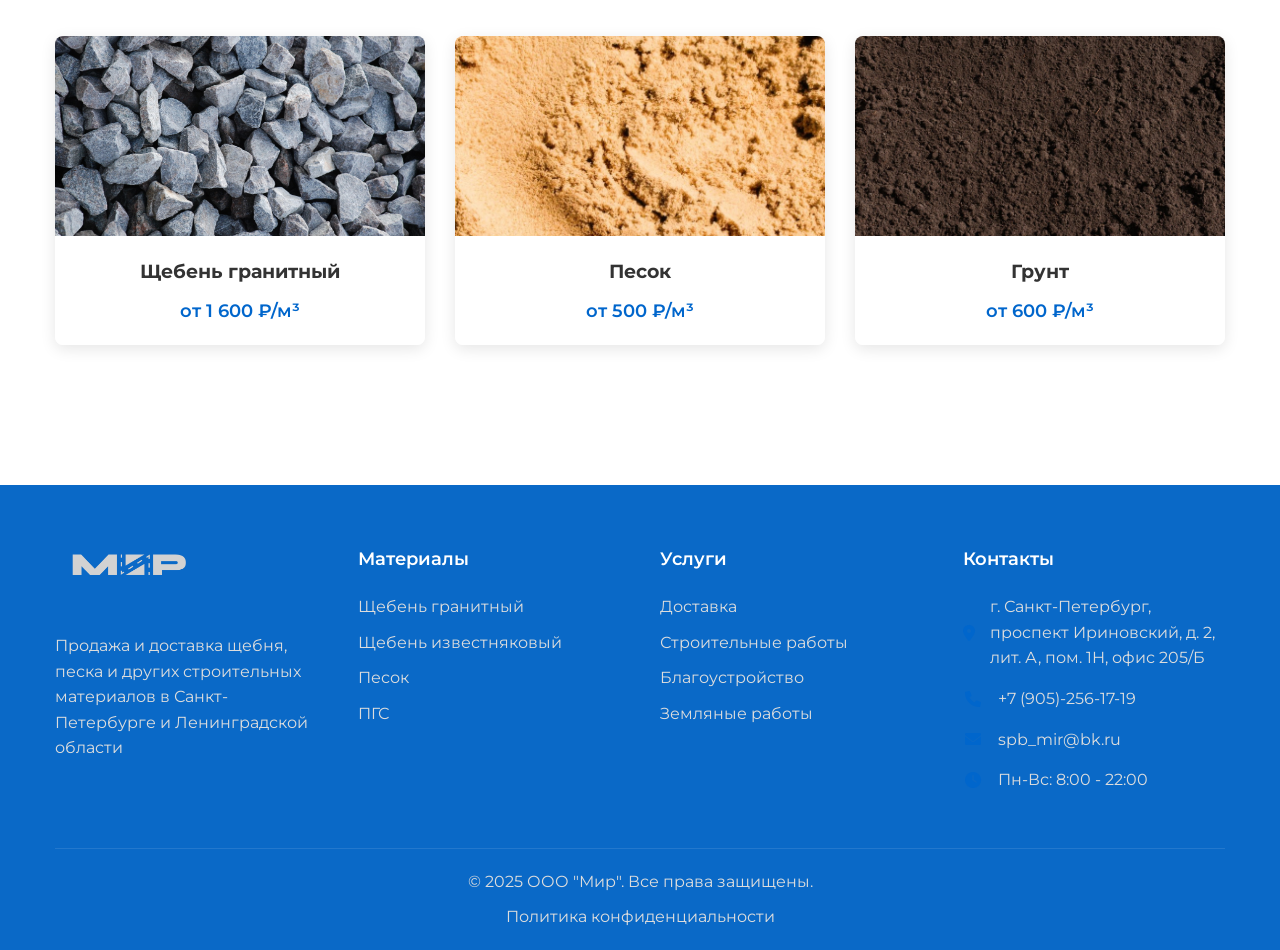
<file: material-shps.html>
<!DOCTYPE html>
<html lang="ru">
<head>
    <meta charset="UTF-8">
    <meta name="viewport" content="width=device-width, initial-scale=1.0">
    <title>Мир</title>
    <link rel="stylesheet" href="css/style.css">
    <link rel="stylesheet" href="https://unpkg.com/swiper/swiper-bundle.min.css">
    <link rel="preconnect" href="https://fonts.googleapis.com">
    <link rel="preconnect" href="https://fonts.gstatic.com" crossorigin>
    <link href="https://fonts.googleapis.com/css2?family=Montserrat:wght@400;500;600;700&display=swap" rel="stylesheet">
    <link rel="stylesheet" href="https://cdnjs.cloudflare.com/ajax/libs/font-awesome/6.0.0-beta3/css/all.min.css">
</head>
<body>
    <header class="header">
        <div class="container">
            <div class="header__inner">
                <a href="index.html" class="logo">
                    <img src="images/3.PNG" alt="Мир Щебень" class="logo__img">
                </a>
                
                <nav class="nav">
                    <ul class="nav__list">
                        <li class="nav__item"><a href="index.html" class="nav__link active">Главная</a></li>
                        <li class="nav__item dropdown">
                            <a href="materials.html" class="nav__link">Материалы</a>
                            <ul class="dropdown-menu">
                                <li><a href="material-granit.html">Щебень гранитный</a></li>
                                <li><a href="material-izvestnyak.html">Щебень известняковый</a></li>
                                <li><a href="material-shps.html">ЩПС</a></li>
                                <li><a href="material-otsev.html">Отсев гранитный</a></li>
                                <li><a href="material-pgs.html">ПГС</a></li>
                                <li><a href="material-pesok.html">Песок</a></li>
                                <li><a href="material-grunt.html">Грунт</a></li>
                                <li><a href="material-asphalt.html">Асфальтовая крошка</a></li>
                            </ul>
                        </li>
                        <li class="nav__item"><a href="delivery.html" class="nav__link">Доставка</a></li>
                        <li class="nav__item dropdown">
                            <a href="construction.html" class="nav__link">Строительные работы</a>
                            <ul class="dropdown-menu">
                                <li><a href="construction.html#blago">Благоустройство</a></li>
                                <li><a href="construction.html#earth">Земляные работы</a></li>
                                <li><a href="construction.html#road">Дорожные работы</a></li>
                                <li><a href="construction.html#montage">Монтажные работы</a></li>
                            </ul>
                        </li>
                        <li class="nav__item"><a href="about.html" class="nav__link">О компании</a></li>
                        <li class="nav__item"><a href="contacts.html" class="nav__link">Контакты</a></li>
                    </ul>
                </nav>
                
                <div class="header__contacts">
                    <button class="btn callback-btn">Заказать звонок</button>
                </div>
                
                <button class="burger">
                    <span></span>
                    <span></span>
                    <span></span>
                </button>
            </div>
        </div>
    </header>

    <main>
        <section class="page-header">
            <div class="container">
                <h1 class="page-header__title">ЩПС</h1>
                <nav class="breadcrumbs">
                    <a href="index.html" class="breadcrumbs__link">Главная</a>
                    <span class="breadcrumbs__separator">/</span>
                    <a href="materials.html" class="breadcrumbs__link">Материалы</a>
                    <span class="breadcrumbs__separator">/</span>
                    <span class="breadcrumbs__current">ЩПС</span>
                </nav>
            </div>
        </section>

        <section class="material-section">
            <div class="container">
                <div class="material-content">
                    <div class="material-info">
                        <h2 class="section-title">Щебеночно-песчаная смесь</h2>
                        <div class="material-image">
                            <img src="images/shps.jpeg" alt="Гранитный щебень" class="material-photo">
                        </div>
                        <p class="material-description">ЩПС - это искусственно созданная смесь щебня и песка в определенных пропорциях. Применяется для устройства оснований дорожных покрытий, подготовки строительных площадок, обратной засыпки коммуникаций.</p>
                        
                        <div class="material-specs">
                            <h3 class="specs-title">Технические характеристики</h3>
                            <table class="specs-table">
                                    <tr>
                                        <td>Состав</td>
                                        <td>Щебень 40-70%, песок 30-60%</td>
                                    </tr>
                                    <tr>
                                        <td>Фракция щебня</td>
                                        <td>5-20, 20-40 мм</td>
                                    </tr>
                                    <tr>
                                        <td>Марка прочности</td>
                                        <td>М600-М1200</td>
                                    </tr>
                                    <tr>
                                        <td>Применение</td>
                                        <td>Дорожные работы, фундаменты</td>
                                    </tr>
                            </table>
                        </div>
                        
                    
                        <div class="material-applications">
                            <h3 class="applications-title">Область применения</h3>
                            <ul class="applications-list">
                                <li>Дорожное строительство и покрытие тротуаров</li>
                                <li>Бетонные и фундаментные работы</li>
                                <li>Ландшафтные и коммунальные работы</li>
                                <li>Гидротехнические сооружения</li>
                                <li>Промышленное и специализированное применение</li>
                            </ul>
                        </div>
                    </div>
                    
                    <div class="material-sidebar">
                        <div class="price-box">
                            <h3 class="price-title">Цены</h3>
                            <table class="price-table">
                                <tr><th>Тип</th>
                                    <th>Цена за м³</th>
                                </tr>
                            <tr><td>ЩПС 0-20</td>
                                <td>950 ₽</td>
                            </tr>
                            <tr><td>ЩПС 0-40</td>
                                <td>900 ₽</td>
                            </tr>
                            <tr><td>ЩПС 0-80</td>
                                <td>900 ₽</td>
                            </tr>
                            </table>
                            <p class="price-note">* Цены указаны без учёта доставки</p>
                            <button class="btn btn--primary btn--block open-form">Заказать</button>
                        </div>
                        
                        <div class="calculator">
                            <h3 class="calculator-title">Калькулятор</h3>
                            <div class="calculator-form">
                                <div class="form-group">
                                    <label for="fraction">Фракция</label>
                                    <select id="fraction" class="form-input">
                                        <option value="950">0-20</option>
                                        <option value="900">0-40 мм</option>
                                        <option value="900">0-80 мм</option>
                                    </select>
                                </div>
                                <div class="form-group">
                                    <label for="volume">Объем, м³</label>
                                    <input type="number" id="volume" min="1" value="10" class="form-input">
                                </div>
                                <div class="form-group">
                                    <label for="delivery">Доставка</label>
                                    <select id="delivery" class="form-input">
                                        <option value="0">Самовывоз (+ 0₽)</option>
                                        <option value="3000">В пределах КАД</option>
                                        <option value="5000">До 20 км от КАД</option>
                                        <option value="8000">До 50 км от КАД</option>
                                    </select>
                                </div>
                                <div class="calculator-result">
                                    <div class="result-label">Итого:</div>
                                    <div class="result-price" id="total-price">18 000 ₽</div>
                                </div>
                                <button class="btn btn--primary btn--block open-form">Оформить заказ</button>
                            </div>
                        </div>
                    </div>
                </div>
                
                <div class="related-materials">
                    <h3 class="related-title">С этим материалом заказывают:</h3>
                    <div class="materials-grid">
                        <a href="material-pesok.html" class="material-card">
                            <div class="material-card__image" style="background-image: url('images/granitnyy-shcheben.jpg');"></div>
                            <div class="material-card__content">
                                <h4 class="material-card__title">Щебень гранитный</h4>
                                <p class="material-card__price">от 1 600 ₽/м³</p>
                            </div>
                        </a>
                        <a href="material-pgs.html" class="material-card">
                            <div class="material-card__image" style="background-image: url('images/pesok.jpg');"></div>
                            <div class="material-card__content">
                                <h4 class="material-card__title">Песок</h4>
                                <p class="material-card__price">от 500 ₽/м³</p>
                            </div>
                        </a>
                        <a href="material-otsev.html" class="material-card">
                            <div class="material-card__image" style="background-image: url('images/grunt.jpg');"></div>
                            <div class="material-card__content">
                                <h4 class="material-card__title">Грунт</h4>
                                <p class="material-card__price">от 600 ₽/м³</p>
                            </div>
                        </a>
                    </div>
                </div>
            </div>
        </section>
    </main>

    <footer class="footer">
        <div class="container">
            <div class="footer__grid">
                <div class="footer__col">
                    <a href="index.html" class="logo footer__logo">
                        <img src="images/logo-white.PNG" alt="Мир" class="logo__img">
                    </a>
                    <p class="footer__text">Продажа и доставка щебня, песка и других строительных материалов в Санкт-Петербурге и Ленинградской области</p>
                </div>
                <div class="footer__col">
                    <h3 class="footer__title">Материалы</h3>
                    <ul class="footer__list">
                        <li><a href="material-granit.html">Щебень гранитный</a></li>
                        <li><a href="material-izvestnyak.html">Щебень известняковый</a></li>
                        <li><a href="material-pesok.html">Песок</a></li>
                        <li><a href="material-pgs.html">ПГС</a></li>
                    </ul>
                </div>
                <div class="footer__col">
                    <h3 class="footer__title">Услуги</h3>
                    <ul class="footer__list">
                        <li><a href="delivery.html">Доставка</a></li>
                        <li><a href="construction.html">Строительные работы</a></li>
                        <li><a href="blagoustroistvo.html">Благоустройство</a></li>
                        <li><a href="zemlyanye.html">Земляные работы</a></li>
                    </ul>
                </div>
                <div class="footer__col">
                    <h3 class="footer__title">Контакты</h3>
                    <ul class="footer__contacts">
                        <li><i class="fas fa-map-marker-alt"></i> г. Санкт-Петербург, проспект Ириновский, д. 2, лит. А, пом. 1Н, офис 205/Б</li>
                        <li><i class="fas fa-phone"></i> <a href="tel:+79052561719">+7 (905)-256-17-19</a></li>
                        <li><i class="fas fa-envelope"></i> <a href="mailto:spb_mir@bk.ru">spb_mir@bk.ru</a></li>
                        <li><i class="fas fa-clock"></i> Пн-Вс: 8:00 - 22:00</li>
                    </ul>
                </div>
            </div>
            <div class="footer__bottom">
                <p class="footer__copyright">© 2025 ООО "Мир". Все права защищены.</p>
                <a href="#" class="footer__link">Политика конфиденциальности</a>
            </div>
        </div>
    </footer>

    <div class="modal" id="callback-modal">
        <div class="modal__content">
            <button class="modal__close">&times;</button>
            <h3 class="modal__title">Оставить заявку</h3>
            <form class="form">
                <div class="form__group">
                    <input type="text" class="form__input" placeholder="Ваше имя" required>
                </div>
                <div class="form__group">
                    <input type="tel" class="form__input" placeholder="Телефон" required>
                </div>
                <div class="form__group">
                    <textarea class="form__textarea" placeholder="Сообщение"></textarea>
                </div>
                <button type="submit" class="btn btn--primary btn--block">Отправить</button>
                <div class="form__agree">
                    <input type="checkbox" id="agree" checked required>
                    <label for="agree">Я согласен на обработку персональных данных</label>
                </div>
            </form>
        </div>
    </div>

    <script src="js/main.js"></script>
    <script src="js/calculator.js"></script>
</body>
</html>
</file>
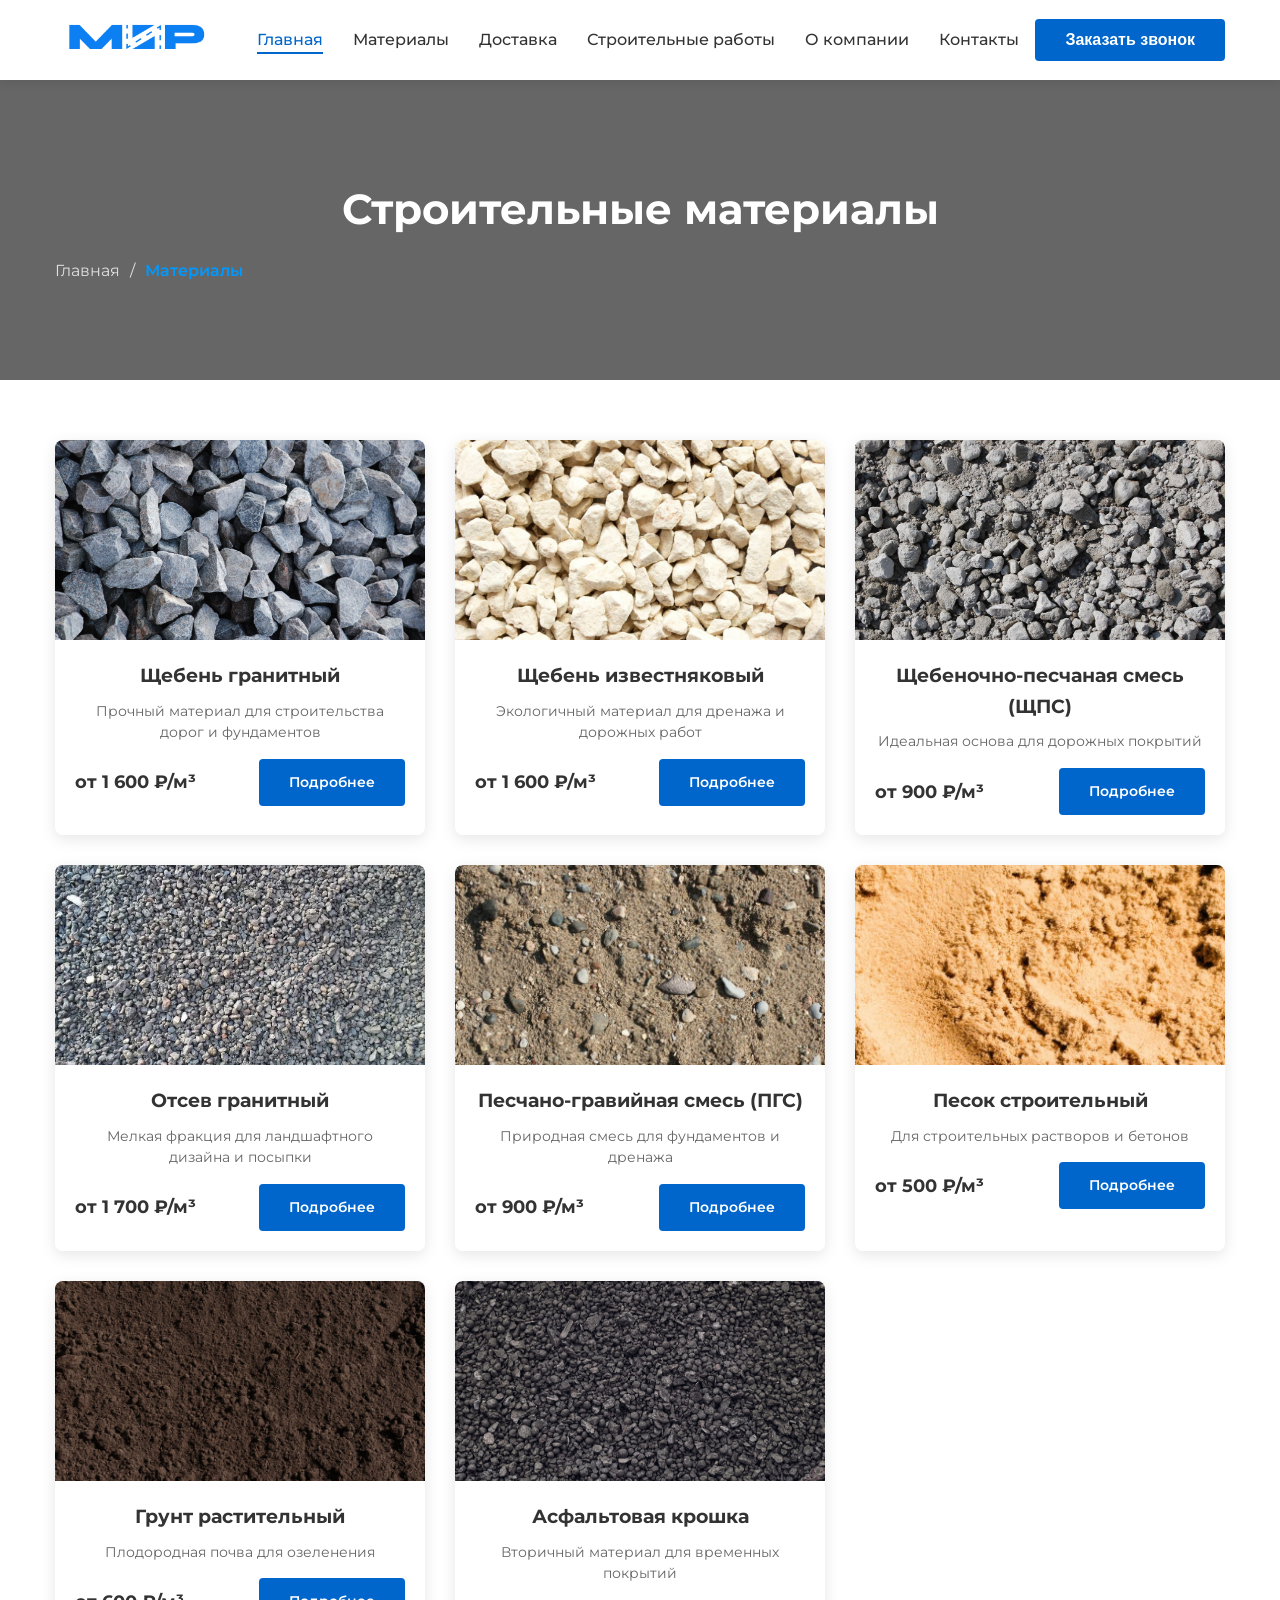
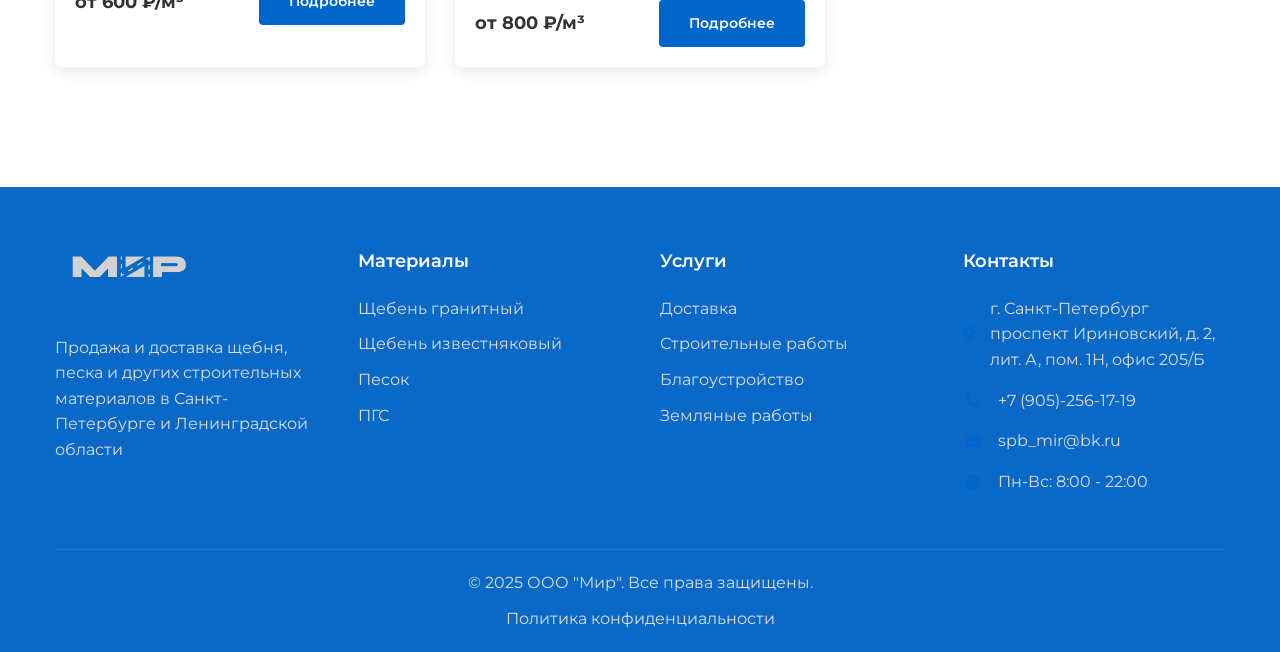
<file: materials.html>
<!DOCTYPE html>
<html lang="ru">
<head>
    <meta charset="UTF-8">
    <meta name="viewport" content="width=device-width, initial-scale=1.0">
    <title>Мир</title>
    <link rel="stylesheet" href="css/style.css">
    <link rel="stylesheet" href="https://unpkg.com/swiper/swiper-bundle.min.css">
    <link rel="preconnect" href="https://fonts.googleapis.com">
    <link rel="preconnect" href="https://fonts.gstatic.com" crossorigin>
    <link href="https://fonts.googleapis.com/css2?family=Montserrat:wght@400;500;600;700&display=swap" rel="stylesheet">
    <link rel="stylesheet" href="https://cdnjs.cloudflare.com/ajax/libs/font-awesome/6.0.0-beta3/css/all.min.css">
</head>
<body>
    <header class="header">
        <div class="container">
            <div class="header__inner">
                <a href="index.html" class="logo">
                    <img src="images/3.PNG" alt="Мир Щебень" class="logo__img">
                </a>
                
                <nav class="nav">
                    <ul class="nav__list">
                        <li class="nav__item"><a href="index.html" class="nav__link active">Главная</a></li>
                        <li class="nav__item dropdown">
                            <a href="materials.html" class="nav__link">Материалы</a>
                            <ul class="dropdown-menu">
                                <li><a href="material-granit.html">Щебень гранитный</a></li>
                                <li><a href="material-izvestnyak.html">Щебень известняковый</a></li>
                                <li><a href="material-shps.html">ЩПС</a></li>
                                <li><a href="material-otsev.html">Отсев гранитный</a></li>
                                <li><a href="material-pgs.html">ПГС</a></li>
                                <li><a href="material-pesok.html">Песок</a></li>
                                <li><a href="material-grunt.html">Грунт</a></li>
                                <li><a href="material-asphalt.html">Асфальтовая крошка</a></li>
                            </ul>
                        </li>
                        <li class="nav__item"><a href="delivery.html" class="nav__link">Доставка</a></li>
                        <li class="nav__item dropdown">
                            <a href="construction.html" class="nav__link">Строительные работы</a>
                            <ul class="dropdown-menu">
                                <li><a href="construction.html#blago">Благоустройство</a></li>
                                <li><a href="construction.html#earth">Земляные работы</a></li>
                                <li><a href="construction.html#road">Дорожные работы</a></li>
                                <li><a href="construction.html#montage">Монтажные работы</a></li>
                            </ul>
                        </li>
                        <li class="nav__item"><a href="about.html" class="nav__link">О компании</a></li>
                        <li class="nav__item"><a href="contacts.html" class="nav__link">Контакты</a></li>
                    </ul>
                </nav>
                
                <div class="header__contacts">
                    <button class="btn callback-btn">Заказать звонок</button>
                </div>
                
                <button class="burger">
                    <span></span>
                    <span></span>
                    <span></span>
                </button>
            </div>
        </div>
    </header>

<main>
        <section class="page-header">
            <div class="container">
                <h1 class="page-header__title">Строительные материалы</h1>
                <nav class="breadcrumbs">
                    <a href="index.html" class="breadcrumbs__link">Главная</a>
                    <span class="breadcrumbs__separator">/</span>
                    <span class="breadcrumbs__current">Материалы</span>
                </nav>
            </div>
        </section>

        <section class="materials-catalog">
            <div class="container">
                <div class="materials-grid">
                    <!-- Гранитный щебень -->
                    <div class="material-card">
                        <div class="material-card__image" style="background-image: url('images/granitnyy-shcheben.jpg');">
                        </div>
                        <div class="material-card__content">
                            <h3 class="material-card__title">Щебень гранитный</h3>
                            <p class="material-card__description">Прочный материал для строительства дорог и фундаментов</p>
                            <div class="material-card__footer">
                                <span class="material-price">от 1 600 ₽/м³</span>
                                <a href="material-granit.html" class="btn btn--small">Подробнее</a>
                            </div>
                        </div>
                    </div>

                    <!-- Известняковый щебень -->
                    <div class="material-card">
                        <div class="material-card__image" style="background-image: url('images/izvestnyak.jpg');"></div>
                        <div class="material-card__content">
                            <h3 class="material-card__title">Щебень известняковый</h3>
                            <p class="material-card__description">Экологичный материал для дренажа и дорожных работ</p>
                            <div class="material-card__footer">
                                <span class="material-price">от 1 600 ₽/м³</span>
                                <a href="material-izvestnyak.html" class="btn btn--small">Подробнее</a>
                            </div>
                        </div>
                    </div>

                    <!-- ЩПС -->
                    <div class="material-card">
                        <div class="material-card__image" style="background-image: url('images/shps.jpeg');"></div>
                        <div class="material-card__content">
                            <h3 class="material-card__title">Щебеночно-песчаная смесь (ЩПС)</h3>
                            <p class="material-card__description">Идеальная основа для дорожных покрытий</p>
                            <div class="material-card__footer">
                                <span class="material-price">от 900 ₽/м³</span>
                                <a href="material-shps.html" class="btn btn--small">Подробнее</a>
                            </div>
                        </div>
                    </div>

                    <!-- Отсев гранитный -->
                    <div class="material-card">
                        <div class="material-card__image" style="background-image: url('images/otsev2.jpg');">
                        </div>
                        <div class="material-card__content">
                            <h3 class="material-card__title">Отсев гранитный</h3>
                            <p class="material-card__description">Мелкая фракция для ландшафтного дизайна и посыпки</p>
                            <div class="material-card__footer">
                                <span class="material-price">от 1 700 ₽/м³</span>
                                <a href="material-otsev.html" class="btn btn--small">Подробнее</a>
                            </div>
                        </div>
                    </div>

                    <!-- ПГС -->
                    <div class="material-card">
                        <div class="material-card__image" style="background-image: url('images/pgs.jpg');"></div>
                        <div class="material-card__content">
                            <h3 class="material-card__title">Песчано-гравийная смесь (ПГС)</h3>
                            <p class="material-card__description">Природная смесь для фундаментов и дренажа</p>
                            <div class="material-card__footer">
                                <span class="material-price">от 900 ₽/м³</span>
                                <a href="material-pgs.html" class="btn btn--small">Подробнее</a>
                            </div>
                        </div>
                    </div>

                    <!-- Песок -->
                    <div class="material-card">
                        <div class="material-card__image" style="background-image: url('images/pesok.jpg');"></div>
                        <div class="material-card__content">
                            <h3 class="material-card__title">Песок строительный</h3>
                            <p class="material-card__description">Для строительных растворов и бетонов</p>
                            <div class="material-card__footer">
                                <span class="material-price">от 500 ₽/м³</span>
                                <a href="material-pesok.html" class="btn btn--small">Подробнее</a>
                            </div>
                        </div>
                    </div>

                    <!-- Грунт -->
                    <div class="material-card">
                        <div class="material-card__image" style="background-image: url('images/grunt.jpg');"></div>
                        <div class="material-card__content">
                            <h3 class="material-card__title">Грунт растительный</h3>
                            <p class="material-card__description">Плодородная почва для озеленения</p>
                            <div class="material-card__footer">
                                <span class="material-price">от 600 ₽/м³</span>
                                <a href="material-grunt.html" class="btn btn--small">Подробнее</a>
                            </div>
                        </div>
                    </div>

                    <!-- Асфальтовая крошка -->
                    <div class="material-card">
                        <div class="material-card__image" style="background-image: url('images/asphalt.jpg');">
                            <span class="material-label">Эконом</span>
                        </div>
                        <div class="material-card__content">
                            <h3 class="material-card__title">Асфальтовая крошка</h3>
                            <p class="material-card__description">Вторичный материал для временных покрытий</p>
                            <div class="material-card__footer">
                                <span class="material-price">от 800 ₽/м³</span>
                                <a href="material-asphalt.html" class="btn btn--small">Подробнее</a>
                            </div>
                        </div>
                    </div>
                </div>
            </div>
        </section>
    </main>

    <footer class="footer">
        <div class="container">
            <div class="footer__grid">
                <div class="footer__col">
                    <a href="index.html" class="logo footer__logo">
                        <img src="images/logo-white.PNG" alt="Мир" class="logo__img">
                    </a>
                    <p class="footer__text">Продажа и доставка щебня, песка и других строительных материалов в Санкт-Петербурге и Ленинградской области</p>
                </div>
                <div class="footer__col">
                    <h3 class="footer__title">Материалы</h3>
                    <ul class="footer__list">
                        <li><a href="material-granit.html">Щебень гранитный</a></li>
                        <li><a href="material-izvestnyak.html">Щебень известняковый</a></li>
                        <li><a href="material-pesok.html">Песок</a></li>
                        <li><a href="material-pgs.html">ПГС</a></li>
                    </ul>
                </div>
                <div class="footer__col">
                    <h3 class="footer__title">Услуги</h3>
                    <ul class="footer__list">
                        <li><a href="delivery.html">Доставка</a></li>
                        <li><a href="construction.html">Строительные работы</a></li>
                        <li><a href="blagoustroistvo.html">Благоустройство</a></li>
                        <li><a href="zemlyanye.html">Земляные работы</a></li>
                    </ul>
                </div>
                <div class="footer__col">
                    <h3 class="footer__title">Контакты</h3>
                    <ul class="footer__contacts">
                        <li><i class="fas fa-map-marker-alt"></i> г. Санкт-Петербург  проспект Ириновский, д. 2, лит. А, пом. 1Н, офис 205/Б</li>
                        <li><i class="fas fa-phone"></i> <a href="tel:+79052561719">+7 (905)-256-17-19</a></li>
                        <li><i class="fas fa-envelope"></i> <a href="mailto:spb_mir@bk.ru">spb_mir@bk.ru</a></li>
                        <li><i class="fas fa-clock"></i> Пн-Вс: 8:00 - 22:00</li>
                    </ul>
                </div>
            </div>
            <div class="footer__bottom">
                <p class="footer__copyright">© 2025 ООО "Мир". Все права защищены.</p>
                <a href="#" class="footer__link">Политика конфиденциальности</a>
            </div>
        </div>
    </footer>

<div class="modal" id="callback-modal">
        <div class="modal__content">
            <button class="modal__close">&times;</button>
            <h3 class="modal__title">Оставить заявку</h3>
            <form class="form">
                <div class="form__group">
                    <input type="text" class="form__input" placeholder="Ваше имя" required>
                </div>
                <div class="form__group">
                    <input type="tel" class="form__input" placeholder="Телефон" required>
                </div>
                <div class="form__group">
                    <textarea class="form__textarea" placeholder="Сообщение"></textarea>
                </div>
                <button type="submit" class="btn btn--primary btn--block">Отправить</button>
                <div class="form__agree">
                    <input type="checkbox" id="agree" checked required>
                    <label for="agree">Я согласен на обработку персональных данных</label>
                </div>
            </form>
        </div>
    </div>

    <script src="https://unpkg.com/swiper/swiper-bundle.min.js"></script>
    <script src="js/main.js"></script>
</body>
</html>
</file>
<file: css/style.css>
/* Base styles */
:root {
    --primary-color: #0066CC;
    --secondary-color: #003366;
    --accent-color: #0099FF;
    --light-color: #F8F8F8;
    --dark-color: #222222;
    --text-color: #333333;
    --text-light: #777777;
    --white: #FFFFFF;
    --gray: #DDDDDD;
    --light-gray: #F5F5F5;
    --border-radius: 8px;
    --box-shadow: 0 5px 15px rgba(0, 0, 0, 0.1);
    --transition: all 0.3s ease;
}

* {
    margin: 0;
    padding: 0;
    box-sizing: border-box;
}

html {
    scroll-behavior: smooth;
}

body {
    font-family: 'Montserrat', sans-serif;
    color: var(--text-color);
    line-height: 1.6;
    background-color: var(--white);
    overflow-x: hidden;
}

.container {
    width: 100%;
    max-width: 1200px;
    margin: 0 auto;
    padding: 0 15px;
}

section {
    padding: 80px 0;
}

.section-title {
    font-size: 36px;
    font-weight: 700;
    margin-bottom: 50px;
    text-align: center;
    color: var(--secondary-color);
    position: relative;
}

.section-title::after {
    content: '';
    display: block;
    width: 80px;
    height: 3px;
    background-color: var(--primary-color);
    margin: 15px auto 0;
}

.btn {
    display: inline-block;
    padding: 12px 25px;
    border-radius: var(--border-radius);
    font-size: 16px;
    font-weight: 600;
    text-align: center;
    text-decoration: none;
    cursor: pointer;
    transition: var(--transition);
    border: 2px solid transparent;
}

.btn--primary {
    background-color: var(--primary-color);
    color: var(--white);
}

.btn--primary:hover {
    background-color: #0055AA;
    transform: translateY(-3px);
    box-shadow: var(--box-shadow);
}

.btn--secondary {
    background-color: transparent;
    color: var(--primary-color);
    border-color: var(--primary-color);
}

.btn--secondary:hover {
    background-color: var(--primary-color);
    color: var(--white);
    transform: translateY(-3px);
    box-shadow: var(--box-shadow);
}

.btn--small {
    padding: 8px 15px;
    font-size: 14px;
}

.btn--large {
    padding: 15px 30px;
    font-size: 18px;
}

.btn--block {
    display: block;
    width: 100%;
}

.text-center {
    text-align: center;
}

/* Header */
.header {
    position: fixed;
    top: 0;
    left: 0;
    width: 100%;
    background-color: var(--white);
    box-shadow: 0 2px 10px rgba(0, 0, 0, 0.1);
    z-index: 1000;
    transition: var(--transition);
}

.header__inner {
    display: flex;
    justify-content: space-between;
    align-items: center;
    height: 80px;
}

.logo__img {
    height: 50px;
    width: auto;
}

.nav__list {
    display: flex;
    list-style: none;
}

.nav__item {
    position: relative;
    margin-left: 30px;
}

.nav__link {
    text-decoration: none;
    color: var(--text-color);
    font-weight: 500;
    transition: var(--transition);
    position: relative;
}

.nav__link:hover,
.nav__link.active {
    color: var(--primary-color);
}

.nav__link.active::after {
    content: '';
    position: absolute;
    bottom: -5px;
    left: 0;
    width: 100%;
    height: 2px;
    background-color: var(--primary-color);
}

.dropdown-menu {
    position: absolute;
    top: 100%;
    left: 0;
    width: 200px;
    background-color: var(--white);
    box-shadow: var(--box-shadow);
    border-radius: var(--border-radius);
    padding: 10px 0;
    opacity: 0;
    visibility: hidden;
    transition: var(--transition);
    z-index: 100;
}

.dropdown:hover .dropdown-menu {
    opacity: 1;
    visibility: visible;
}

.dropdown-menu li {
    padding: 8px 20px;
}

.dropdown-menu a {
    color: var(--text-color);
    text-decoration: none;
    transition: var(--transition);
    display: block;
}

.dropdown-menu a:hover {
    color: var(--primary-color);
    padding-left: 5px;
}

.header__contacts {
    display: flex;
    align-items: center;
}

.phone {
    font-weight: 600;
    color: var(--secondary-color);
    text-decoration: none;
    margin-right: 20px;
    transition: var(--transition);
}

.phone:hover {
    color: var(--primary-color);
}

.callback-btn {
    background-color: var(--primary-color);
    color: var(--white);
}

.callback-btn:hover {
    background-color: #0055AA;
}

.burger {
    display: none;
    width: 30px;
    height: 20px;
    flex-direction: column;
    justify-content: space-between;
    background: none;
    border: none;
    cursor: pointer;
    z-index: 1001;
}

.burger span {
    display: block;
    width: 100%;
    height: 2px;
    background-color: var(--secondary-color);
    transition: var(--transition);
}

/* Hero section */
.hero {
    position: relative;
    margin-top: 80px;
    height: 600px;
    background: linear-gradient(rgba(0, 0, 0, 0.6), rgba(0, 0, 0, 0.6)), url('img/hero-bg.jpg');
    background-size: cover;
    background-position: center;
    display: flex;
    align-items: center;
    color: var(--white);
}

.hero__content {
    max-width: 600px;
}

.hero__title {
    font-size: 48px;
    font-weight: 700;
    margin-bottom: 20px;
    line-height: 1.2;
}

.hero__text {
    font-size: 20px;
    margin-bottom: 30px;
}

.hero__buttons {
    display: flex;
    gap: 20px;
}

/* Materials section */
.materials__grid {
    display: grid;
    grid-template-columns: repeat(auto-fit, minmax(250px, 1fr));
    gap: 30px;
    margin-bottom: 40px;
}

.material-card {
    display: block;
    text-decoration: none;
    border-radius: var(--border-radius);
    overflow: hidden;
    box-shadow: var(--box-shadow);
    transition: var(--transition);
    position: relative;
}

.material-card:hover {
    transform: translateY(-10px);
    box-shadow: 0 10px 20px rgba(0, 102, 204, 0.2);
}

.material-card__image {
    height: 200px;
    background-size: cover;
    background-position: center;
}

.material-card__content {
    padding: 20px;
    background-color: var(--white);
    text-align: center;
}

.material-card__title {
    font-size: 20px;
    margin-bottom: 10px;
    color: var(--secondary-color);
}

.material-card__price {
    font-weight: 600;
    color: var(--primary-color);
    font-size: 18px;
}

/* Delivery section */
.delivery-slider {
    margin-bottom: 30px;
    border-radius: var(--border-radius);
    overflow: hidden;
}

.delivery-slide {
    height: 400px;
    background-size: cover;
    background-position: center;
    position: relative;
    display: flex;
    align-items: flex-end;
}

.delivery-slide::before {
    content: '';
    position: absolute;
    top: 0;
    left: 0;
    width: 100%;
    height: 100%;
    background: linear-gradient(to top, rgba(0,0,0,0.7), transparent);
}

.delivery-slide__content {
    position: relative;
    z-index: 1;
    padding: 30px;
    color: var(--white);
    width: 100%;
}

.delivery-slide__title {
    font-size: 24px;
    margin-bottom: 10px;
}

.delivery-slide__text {
    font-size: 16px;
}

.swiper-pagination-bullet {
    width: 12px;
    height: 12px;
    background-color: var(--white);
    opacity: 0.5;
}

.swiper-pagination-bullet-active {
    opacity: 1;
    background-color: var(--primary-color);
}

.delivery__info {
    display: flex;
    justify-content: center;
    gap: 40px;
    margin-top: 30px;
}

.delivery__item {
    display: flex;
    align-items: center;
    gap: 10px;
    font-weight: 500;
}

.delivery__item i {
    color: var(--primary-color);
    font-size: 24px;
}

/* Advantages section */
.advantages {
    background-color: var(--light-gray);
}

.advantages__grid {
    display: grid;
    grid-template-columns: repeat(auto-fit, minmax(250px, 1fr));
    gap: 30px;
}

.advantage-card {
    background-color: var(--white);
    padding: 30px;
    border-radius: var(--border-radius);
    box-shadow: var(--box-shadow);
    text-align: center;
    transition: var(--transition);
}

.advantage-card:hover {
    transform: translateY(-10px);
}

.advantage-card__icon {
    width: 70px;
    height: 70px;
    background-color: var(--primary-color);
    color: var(--white);
    border-radius: 50%;
    display: flex;
    align-items: center;
    justify-content: center;
    margin: 0 auto 20px;
    font-size: 30px;
}

.advantage-card__title {
    font-size: 20px;
    margin-bottom: 15px;
    color: var(--secondary-color);
}

.advantage-card__text {
    color: var(--text-light);
}

/* Services section */
.services__grid {
    display: grid;
    grid-template-columns: repeat(auto-fit, minmax(350px, 1fr));
    gap: 30px;
}

.service-card {
    display: block;
    text-decoration: none;
    border-radius: var(--border-radius);
    overflow: hidden;
    box-shadow: var(--box-shadow);
    transition: var(--transition);
    position: relative;
}

.service-card:hover {
    transform: translateY(-10px);
    box-shadow: 0 15px 30px rgba(0, 0, 0, 0.2);
}

.service-card__image {
    height: 250px;
    background-size: cover;
    background-position: center;
}

.service-card__content {
    padding: 25px;
    background-color: var(--white);
}

.service-card__title {
    font-size: 22px;
    margin-bottom: 15px;
    color: var(--secondary-color);
}

.service-card__text {
    color: var(--text-light);
    margin-bottom: 20px;
}

/* CTA section */
.cta {
    background: linear-gradient(rgba(0, 0, 0, 0.7), rgba(0, 0, 0, 0.7)), url('img/cta-bg.jpg');
    background-size: cover;
    background-position: center;
    color: var(--white);
    text-align: center;
    padding: 40px 0;
}

.cta__title {
    font-size: 36px;
    margin-bottom: 20px;
}

.cta__text {
    font-size: 18px;
    margin-bottom: 30px;
    max-width: 600px;
    margin-left: auto;
    margin-right: auto;
}

/* Material page specific */
.page-header {
    position: relative;
    height: 300px;
    background-size: cover;
    background-position: center;
    display: flex;
    align-items: center;
    color: var(--white);
    margin-top: 80px;
}

.page-header::before {
    content: '';
    position: absolute;
    top: 0;
    left: 0;
    width: 100%;
    height: 100%;
    background-color: rgba(0, 0, 0, 0.6);
}

.page-header__title {
    position: relative;
    z-index: 1;
    font-size: 42px;
    margin-bottom: 15px;
}

.breadcrumbs {
    position: relative;
    z-index: 1;
    display: flex;
    align-items: center;
}

.breadcrumbs__link {
    color: var(--white);
    text-decoration: none;
    opacity: 0.8;
    transition: var(--transition);
}

.breadcrumbs__link:hover {
    opacity: 1;
}

.breadcrumbs__separator {
    margin: 0 10px;
    opacity: 0.8;
}

.breadcrumbs__current {
    color: var(--accent-color);
    font-weight: 600;
}

.material-content {
    display: flex;
    gap: 40px;
    margin-bottom: 60px;
}

.material-info {
    flex: 2;
}

.material-sidebar {
    flex: 1;
}

.material-description {
    margin-bottom: 30px;
    line-height: 1.7;
}

.specs-title, .applications-title {
    font-size: 24px;
    margin-bottom: 20px;
    color: var(--secondary-color);
}

.specs-table {
    width: 100%;
    border-collapse: collapse;
    margin-bottom: 30px;
}

.specs-table td {
    padding: 12px 15px;
    border: 1px solid var(--light-gray);
}

.specs-table tr:nth-child(even) {
    background-color: rgba(0, 102, 204, 0.05);
}

.applications-list {
    list-style: none;
    margin-left: 20px;
}

.applications-list li {
    position: relative;
    padding-left: 25px;
    margin-bottom: 10px;
}

.applications-list li::before {
    content: '\f00c';
    font-family: 'Font Awesome 5 Free';
    font-weight: 900;
    position: absolute;
    left: 0;
    color: var(--primary-color);
}

.price-box, .calculator {
    background-color: var(--white);
    padding: 25px;
    border-radius: var(--border-radius);
    box-shadow: var(--box-shadow);
    margin-bottom: 30px;
}

.price-title, .calculator-title {
    font-size: 20px;
    margin-bottom: 20px;
    color: var(--secondary-color);
    text-align: center;
}

.price-table {
    width: 100%;
    border-collapse: collapse;
    margin-bottom: 20px;
}

.price-table th, .price-table td {
    padding: 12px 15px;
    text-align: left;
    border: 1px solid var(--light-gray);
}

.price-table th {
    background-color: var(--primary-color);
    color: white;
}

.price-table tr:nth-child(even) {
    background-color: rgba(0, 102, 204, 0.05);
}

.price-note {
    font-size: 14px;
    color: var(--text-light);
    margin-bottom: 20px;
    text-align: center;
}

.calculator-form .form-group {
    margin-bottom: 15px;
}

.calculator-form label {
    display: block;
    margin-bottom: 5px;
    font-weight: 500;
}

.form-input {
    width: 100%;
    padding: 10px 15px;
    border: 1px solid var(--light-gray);
    border-radius: var(--border-radius);
    font-family: inherit;
    font-size: 16px;
}

.calculator-result {
    display: flex;
    justify-content: space-between;
    align-items: center;
    margin: 20px 0;
    padding: 15px;
    background-color: var(--light-gray);
    border-radius: var(--border-radius);
}

.result-label {
    font-weight: 500;
}

.result-price {
    font-size: 20px;
    font-weight: 700;
    color: var(--primary-color);
}

.related-materials {
    margin-top: 60px;
}

.related-title {
    font-size: 28px;
    margin-bottom: 30px;
    color: var(--secondary-color);
    text-align: center;
}

.materials-grid {
    display: grid;
    grid-template-columns: repeat(auto-fit, minmax(250px, 1fr));
    gap: 30px;
}

/* Footer */
.footer {
    background-color: #0a69c7;
    color: var(--white);
    padding: 60px 0 0;
}

.footer__grid {
    display: grid;
    grid-template-columns: repeat(auto-fit, minmax(250px, 1fr));
    gap: 40px;
    margin-bottom: 40px;
}

.footer__logo .logo__img {
    height: 40px;
    margin-bottom: 20px;
}

.footer__text {
    margin: 20px 0;
    color: var(--gray);
}

.footer__title {
    font-size: 18px;
    font-weight: 600;
    margin-bottom: 20px;
    color: var(--white);
}

.footer__list {
    list-style: none;
}

.footer__list li {
    margin-bottom: 10px;
}

.footer__list a {
    color: var(--gray);
    text-decoration: none;
    transition: var(--transition);
}

.footer__list a:hover {
    color: var(--accent-color);
    padding-left: 5px;
}

.footer__contacts {
    list-style: none;
}

.footer__contacts li {
    display: flex;
    align-items: center;
    margin-bottom: 15px;
    color: var(--gray);
}

.footer__contacts i {
    margin-right: 15px;
    color: var(--primary-color);
    width: 20px;
    text-align: center;
}

.footer__contacts a {
    color: var(--gray);
    text-decoration: none;
    transition: var(--transition);
}

.footer__contacts a:hover {
    color: var(--accent-color);
}

.footer__bottom {
    border-top: 1px solid rgba(255, 255, 255, 0.1);
    padding: 20px 0;
    text-align: center;
}

.footer__copyright {
    color: var(--gray);
    margin-bottom: 10px;
}

.footer__link {
    color: var(--gray);
    text-decoration: none;
    transition: var(--transition);
}

.footer__link:hover {
    color: var(--accent-color);
}

/* Modal Styles */
.modal {
    position: fixed;
    top: 0;
    left: 0;
    right: 0;
    bottom: 0;
    background: rgba(0, 0, 0, 0.7);
    z-index: 1000;
    display: flex;
    align-items: center;
    justify-content: center;
    opacity: 0;
    visibility: hidden;
    transition: all 0.3s ease;
}

.modal.active {
    opacity: 1;
    visibility: visible;
}

.modal__content {
    background: white;
    padding: 30px;
    border-radius: 8px;
    max-width: 500px;
    width: 90%;
    position: relative;
    transform: translateY(20px);
    transition: transform 0.3s ease;
}

.modal.active .modal__content {
    transform: translateY(0);
}

.modal__close {
    position: absolute;
    top: 15px;
    right: 15px;
    font-size: 24px;
    cursor: pointer;
    background: none;
    border: none;
}

.no-scroll {
    overflow: hidden;
}

/* Form */
.form__group {
    margin-bottom: 20px;
}

.form__input,
.form__textarea {
    width: 100%;
    padding: 12px 15px;
    border: 1px solid #ddd;
    border-radius: var(--border-radius);
    font-family: inherit;
    font-size: 16px;
    transition: var(--transition);
}

.form__input:focus,
.form__textarea:focus {
    border-color: var(--primary-color);
    outline: none;
    box-shadow: 0 0 0 3px rgba(0, 102, 204, 0.2);
}

.form__textarea {
    min-height: 120px;
    resize: vertical;
}

.form__agree {
    display: flex;
    align-items: center;
    margin-top: 20px;
}

.form__agree input {
    margin-right: 10px;
}

/* Responsive */
@media (max-width: 992px) {
    .nav {
        position: fixed;
        top: 80px;
        left: 0;
        width: 100%;
        background-color: var(--white);
        box-shadow: 0 5px 10px rgba(0, 0, 0, 0.1);
        padding: 20px 0;
        transform: translateY(-150%);
        opacity: 0;
        transition: var(--transition);
        z-index: 999;
    }

    .nav.active {
        transform: translateY(0);
        opacity: 1;
    }

    .nav__list {
        flex-direction: column;
    }

    .nav__item {
        margin: 0;
        padding: 10px 20px;
    }

    .dropdown-menu {
        position: static;
        width: 100%;
        box-shadow: none;
        opacity: 1;
        visibility: visible;
        display: none;
        padding: 0;
    }

    .dropdown:hover .dropdown-menu {
        display: block;
    }

    .dropdown-menu li {
        padding: 8px 30px;
    }

    .header__contacts {
        display: none;
    }

    .burger {
        display: flex;
    }

    .hero {
        height: 500px;
    }

    .hero__title {
        font-size: 36px;
    }

    .hero__text {
        font-size: 18px;
    }

    .hero__buttons {
        flex-direction: column;
        gap: 15px;
    }

    .material-content {
        flex-direction: column;
    }

    .delivery-slide {
        height: 350px;
    }

    .delivery__info {
        flex-wrap: wrap;
    }
}

@media (max-width: 768px) {
    section {
        padding: 60px 0;
    }

    .section-title {
        font-size: 30px;
    }

    .hero {
        height: 400px;
        text-align: center;
    }

    .hero__title {
        font-size: 28px;
    }

    .cta {
        padding: 60px 0;
    }

    .cta__title {
        font-size: 28px;
    }

    .material-card__image {
        height: 150px;
    }

    .page-header__title {
        font-size: 32px;
    }
}

@media (max-width: 576px) {
    .section-title {
        font-size: 26px;
    }

    .materials__grid,
    .materials-grid {
        grid-template-columns: 1fr;
    }

    .delivery-slide {
        height: 300px;
    }

    .delivery-slide__content {
        padding: 20px;
    }

    .delivery-slide__title {
        font-size: 20px;
    }

    .delivery__item {
        flex-basis: 100%;
        justify-content: center;
    }

    .footer__grid {
        grid-template-columns: 1fr;
    }

    .related-title {
        font-size: 24px;
    }

    .page-header__title {
        font-size: 26px;
    }
}

/* Стиль для одиночного изображения */
.material-image {
    margin: 20px 0;
    border-radius: 8px;
    overflow: hidden;
}

.material-photo {
    width: 100%;
    max-width: 400px;
    height: auto;
    display: block;
}

/* Для мобильных */
@media (max-width: 768px) {
    .material-image {
        margin: 15px 0;
    }
}

/* Стили для страницы материалов */
.materials-catalog {
    padding: 60px 0;
}

.materials-grid {
    display: grid;
    grid-template-columns: repeat(auto-fill, minmax(280px, 1fr));
    gap: 30px;
    margin-bottom: 60px;
}

.material-card {
    background: #fff;
    border-radius: 8px;
    overflow: hidden;
    box-shadow: 0 4px 15px rgba(0,0,0,0.1);
    transition: transform 0.3s ease, box-shadow 0.3s ease;
}

.material-card:hover {
    transform: translateY(-5px);
    box-shadow: 0 10px 25px rgba(0,0,0,0.15);
}

.material-card__image {
    height: 200px;
    background-size: cover;
    background-position: center;
    position: relative;
}

.material-card__content {
    padding: 20px;
}

.material-card__title {
    font-size: 1.2rem;
    margin-bottom: 10px;
    color: #333;
}

.material-card__description {
    color: #666;
    margin-bottom: 15px;
    font-size: 0.9rem;
    line-height: 1.5;
}

.material-card__footer {
    display: flex;
    justify-content: space-between;
    align-items: center;
}

.material-price {
    font-weight: 700;
    color: #333;
    font-size: 1.1rem;
}

.btn--small {
    padding: 8px 15px;
    font-size: 0.9rem;
}

/* Преимущества */
.materials-advantages {
    margin-top: 60px;
}

.advantages-grid {
    display: grid;
    grid-template-columns: repeat(auto-fit, minmax(250px, 1fr));
    gap: 30px;
    margin-top: 30px;
}

.advantage-card {
    text-align: center;
    padding: 30px 20px;
    background: #f9f9f9;
    border-radius: 8px;
}

.advantage-icon {
    font-size: 2.5rem;
    color: #ff6600;
    margin-bottom: 15px;
}

.advantage-card h3 {
    font-size: 1.2rem;
    margin-bottom: 10px;
}

.advantage-card p {
    color: #666;
    font-size: 0.9rem;
}

/* Адаптивность */
@media (max-width: 768px) {
    .materials-grid {
        grid-template-columns: 1fr;
    }
    
    .material-card__image {
        height: 160px;
    }
}

/* Основные стили для страницы доставки */
.page-header {
    background-image: linear-gradient(rgba(0, 51, 102, 0.8), url('../images/delivery-bg.jpg'));
    background-size: cover;
    background-position: center;
    color: var(--white);
    padding: 100px 0;
    text-align: center;
    position: relative;
}

.transport-section {
    padding: 80px 0;
    background-color: var(--light-gray);
}

.transport-grid {
    display: grid;
    grid-template-columns: 1fr 1fr;
    gap: 40px;
    align-items: start;
}

.transport-content {
    background: var(--white);
    padding: 40px;
    border-radius: var(--border-radius);
    box-shadow: var(--box-shadow);
}

.section-title {
    font-size: 2rem;
    color: var(--dark-color);
    margin-bottom: 25px;
    position: relative;
    padding-bottom: 15px;
}

.section-title:after {
    content: '';
    position: relative;
    bottom: 0;
    left: 0;
    width: 60px;
    height: 3px;
    background: var(--accent-color);
}

.checked-list {
    list-style: none;
    padding: 0;
    margin: 20px 0;
}

.checked-list li {
    padding: 8px 0;
    padding-left: 30px;
    position: relative;
    color: var(--text-color);
}

.checked-list li:before {
    content: '\f00c';
    font-family: 'Font Awesome 5 Free';
    font-weight: 900;
    color: var(--accent-color);
    position: absolute;
    left: 0;
}

.transport-types {
    margin-top: 40px;
}

.transport-types__grid {
    display: grid;
    grid-template-columns: repeat(auto-fit, minmax(150px, 1fr));
    gap: 20px;
    margin-top: 20px;
}

.transport-type {
    background: var(--white);
    border: 1px solid var(--gray);
    padding: 20px 15px;
    text-align: center;
    border-radius: var(--border-radius);
    transition: var(--transition);
}

.transport-type:hover {
    transform: translateY(-5px);
    box-shadow: var(--box-shadow);
    border-color: var(--accent-color);
}

.transport-type i {
    font-size: 2rem;
    color: var(--primary-color);
    margin-bottom: 10px;
    display: block;
}

.transport-type h4 {
    font-size: 1rem;
    margin: 0;
    color: var(--text-color);
}

.transport-form {
    display: grid;
    gap: 30px;
    position: sticky;
    top: 20px;
}

.calculator-card, 
.request-card {
    background: var(--white);
    padding: 30px;
    border-radius: var(--border-radius);
    box-shadow: var(--box-shadow);
}

.calculator-title, 
.request-title {
    font-size: 1.5rem;
    margin-bottom: 20px;
    color: var(--dark-color);
}

.form-group {
    margin-bottom: 20px;
}

.form-group label {
    display: block;
    margin-bottom: 8px;
    font-weight: 500;
    color: var(--text-color);
}

.form-group input,
.form-group select,
.form-group textarea {
    width: 100%;
    padding: 12px 15px;
    border: 1px solid var(--gray);
    border-radius: var(--border-radius);
    font-family: 'Montserrat', sans-serif;
    transition: var(--transition);
    background-color: var(--light-gray);
}

.form-group input:focus,
.form-group select:focus,
.form-group textarea:focus {
    border-color: var(--accent-color);
    outline: none;
    box-shadow: 0 0 0 3px rgba(0, 153, 255, 0.2);
    background-color: var(--white);
}

textarea {
    min-height: 100px;
    resize: vertical;
}

.btn {
    background-color: var(--primary-color);
    color: var(--white);
    border: none;
    padding: 12px 25px;
    border-radius: var(--border-radius);
    cursor: pointer;
    transition: var(--transition);
    font-weight: 600;
}

.btn:hover {
    background-color: var(--secondary-color);
}

.calculator-result {
    background: var(--light-gray);
    padding: 20px;
    border-radius: var(--border-radius);
    margin-top: 20px;
    text-align: center;
}

.calculator-result.hidden {
    display: none;
}

.result-price {
    font-size: 2rem;
    font-weight: 700;
    color: var(--primary-color);
    margin: 10px 0;
}

.result-time {
    color: var(--text-light);
    margin-bottom: 10px;
}

.result-note {
    font-size: 0.8rem;
    color: var(--text-light);
}

.form-agree {
    margin-top: 15px;
    display: flex;
    align-items: center;
}

.form-agree input {
    margin-right: 10px;
}

.form-agree label {
    font-size: 0.8rem;
    color: var(--text-light);
    margin: 0;
    font-weight: 400;
}

/* Адаптивность */
@media (max-width: 992px) {
    .transport-grid {
        grid-template-columns: 1fr;
    }
    
    .transport-form {
        position: static;
    }
}

@media (max-width: 576px) {
    .page-header {
        padding: 60px 0;
    }
    
    .transport-content,
    .calculator-card,
    .request-card {
        padding: 25px;
    }
    
    .section-title {
        font-size: 1.5rem;
    }
}

/* Основные стили для страницы строительных работ */
.page-header {
    background-image: linear-gradient(rgba(0, 51, 102, 0.8), url('../images/construction-bg.jpg'));
    background-size: cover;
    background-position: center;
    color: var(--white);
    padding: 100px 0;
    text-align: center;
    position: relative;
}

.construction-section {
    padding: 80px 0;
}

.construction-intro {
    text-align: center;
    max-width: 800px;
    margin: 0 auto 60px;
}

.construction-intro p {
    color: var(--text-color);
    line-height: 1.6;
    font-size: 1.1rem;
}

.service-detail {
    display: flex;
    gap: 40px;
    margin-bottom: 80px;
    align-items: center;
}

.service-detail.reverse {
    flex-direction: row-reverse;
}

.service-detail__content {
    flex: 1;
    padding: 30px;
}

.service-detail__title {
    font-size: 1.8rem;
    color: var(--dark-color);
    margin-bottom: 20px;
    position: relative;
    padding-bottom: 15px;
}

.service-detail__title:after {
    content: '';
    position: relative;
    bottom: 0;
    left: 0;
    width: 60px;
    height: 3px;
    background: var(--accent-color);
}

.service-detail p {
    color: var(--text-color);
    margin-bottom: 25px;
    line-height: 1.6;
}

.service-detail__image {
    flex: 1;
    height: 400px;
    background-size: cover;
    background-position: center;
    border-radius: var(--border-radius);
    box-shadow: var(--box-shadow);
}

.checked-list {
    list-style: none;
    padding: 0;
    margin: 20px 0 30px;
}

.checked-list li {
    padding: 8px 0;
    padding-left: 30px;
    position: relative;
    color: var(--text-color);
}

.checked-list li:before {
    content: '\f00c';
    font-family: 'Font Awesome 5 Free';
    font-weight: 900;
    color: var(--accent-color);
    position: relative;
    left: 0;
}

.construction-features {
    margin: 80px 0;
}

.features-grid {
    display: grid;
    grid-template-columns: repeat(auto-fit, minmax(250px, 1fr));
    gap: 30px;
    margin-top: 40px;
}

.feature-card {
    background: var(--white);
    padding: 30px;
    border-radius: var(--border-radius);
    box-shadow: var(--box-shadow);
    text-align: center;
    transition: var(--transition);
}

.feature-card:hover {
    transform: translateY(-10px);
}

.feature-card__icon {
    font-size: 2.5rem;
    color: var(--primary-color);
    margin-bottom: 20px;
}

.feature-card__title {
    font-size: 1.2rem;
    color: var(--dark-color);
    margin-bottom: 15px;
}

.feature-card__text {
    color: var(--text-light);
    font-size: 0.95rem;
    line-height: 1.5;
}

.construction-cta {
    background: var(--primary-color);
    padding: 60px;
    border-radius: var(--border-radius);
    text-align: center;
    color: var(--white);
}

.construction-cta__title {
    font-size: 1.8rem;
    margin-bottom: 15px;
}

.construction-cta__text {
    font-size: 1.1rem;
    margin-bottom: 30px;
    opacity: 0.9;
}

.btn {
    display: inline-block;
    background: var(--primary-color);
    color: var(--white);
    padding: 12px 30px;
    border-radius: var(--border-radius);
    text-decoration: none;
    font-weight: 600;
    transition: var(--transition);
    border: none;
    cursor: pointer;
}

.btn:hover {
    background: var(--secondary-color);
    transform: translateY(-3px);
    box-shadow: 0 10px 20px rgba(0, 0, 0, 0.1);
}

.btn--large {
    padding: 15px 40px;
    font-size: 1.1rem;
}

/* Адаптивность */
@media (max-width: 992px) {
    .service-detail,
    .service-detail.reverse {
        flex-direction: column;
    }
    
    .service-detail__image {
        width: 100%;
    }
}

@media (max-width: 768px) {
    .page-header {
        padding: 80px 0;
    }
    
    .construction-intro {
        margin-bottom: 40px;
    }
    
    .service-detail {
        margin-bottom: 60px;
    }
    
    .service-detail__content {
        padding: 20px 0;
    }
    
    .construction-cta {
        padding: 40px 20px;
    }
    
    .construction-cta__title {
        font-size: 1.5rem;
    }
}

@media (max-width: 576px) {
    .features-grid {
        grid-template-columns: 1fr;
    }
    
    .service-detail__image {
        height: 250px;
    }
}

/* Основные стили страницы "О компании" */
.page-header {
    background-image: linear-gradient (rgba(0, 51, 102, 0.8)), url('../images/about-bg.jpg');
    background-size: cover;
    background-position: center;
    color: #fff;
    padding: 100px 0;
    text-align: center;
    position: relative;
}

.about-section {
    padding: 80px 0;
}

.section-title {
    font-size: 2rem;
    color: #333;
    margin-bottom: 40px;
    text-align: center;
    font-weight: 600;
}

/* Блок "О компании" */
.about-company {
    display: flex;
    gap: 40px;
    margin-bottom: 80px;
    align-items: center;
}

.about-company__content {
    flex: 1;
}

.about-company__image {
    flex: 1;
    height: 400px;
    background-size: cover;
    background-position: center;
    border-radius: 8px;
    box-shadow: 0 5px 15px rgba(0,0,0,0.1);
}

.about-company p {
    color: #555;
    line-height: 1.6;
    margin-bottom: 20px;
    font-size: 1.1rem;
}

/* Статистика компании */
.about-stats {
    display: flex;
    flex-wrap: wrap;
    gap: 20px;
    margin-top: 40px;
}

.stat-item {
    flex: 1;
    min-width: 120px;
    background: #f5f5f5;
    padding: 20px;
    border-radius: 8px;
    text-align: center;
}

.stat-number {
    font-size: 2rem;
    font-weight: 700;
    color: #0066CC;
    margin-bottom: 5px;
}

.stat-text {
    color: #666;
    font-size: 0.9rem;
}

/* Миссия компании */
.about-mission {
    background: #f9f9f9;
    padding: 60px;
    border-radius: 8px;
    margin-bottom: 80px;
    text-align: center;
}

.mission-content {
    max-width: 800px;
    margin: 0 auto;
}

.mission-content p {
    color: #555;
    line-height: 1.6;
    margin-bottom: 20px;
    font-size: 1.1rem;
}

/* Принципы работы */
.principles-grid {
    display: grid;
    grid-template-columns: repeat(auto-fit, minmax(250px, 1fr));
    gap: 30px;
    margin-bottom: 80px;
}

.principle-card {
    background: #fff;
    padding: 30px;
    border-radius: 8px;
    box-shadow: 0 5px 15px rgba(0,0,0,0.05);
    text-align: center;
    transition: transform 0.3s ease;
}

.principle-card:hover {
    transform: translateY(-10px);
}

.principle-card__icon {
    font-size: 2.5rem;
    color: #0066CC;
    margin-bottom: 20px;
}

.principle-card__title {
    font-size: 1.2rem;
    color: #333;
    margin-bottom: 15px;
}

.principle-card__text {
    color: #666;
    font-size: 0.95rem;
    line-height: 1.5;
}

/* Автопарк */
.about-park {
    margin-bottom: 80px;
}

.park-stats {
    display: flex;
    justify-content: center;
    gap: 30px;
    margin-bottom: 40px;
    flex-wrap: wrap;
}

.park-stat {
    text-align: center;
    min-width: 120px;
}

.park-stat__number {
    font-size: 2rem;
    font-weight: 700;
    color: #0066CC;
    margin-bottom: 5px;
}

.park-stat__text {
    color: #666;
    font-size: 0.9rem;
}

.park-grid {
    display: grid;
    grid-template-columns: repeat(auto-fit, minmax(300px, 1fr));
    gap: 30px;
}

.park-category {
    background: #f5f5f5;
    padding: 25px;
    border-radius: 8px;
}

.park-category__title {
    font-size: 1.3rem;
    color: #333;
    margin-bottom: 20px;
    padding-bottom: 10px;
    border-bottom: 1px solid #ddd;
}

.park-items {
    display: grid;
    gap: 15px;
}

.park-item {
    padding: 10px;
    background: #fff;
    border-radius: 4px;
    box-shadow: 0 2px 5px rgba(0,0,0,0.05);
}

/* Лицензии */
.about-licenses {
    margin-bottom: 60px;
}

.licenses-slider {
    display: flex;
    gap: 20px;
    overflow-x: auto;
    padding: 20px 0;
}

.license-item {
    min-width: 250px;
    background: #fff;
    border-radius: 8px;
    box-shadow: 0 5px 15px rgba(0,0,0,0.05);
    overflow: hidden;
}

.license-image {
    height: 200px;
    background-size: cover;
    background-position: center;
    background-color: #f5f5f5;
}

.license-title {
    padding: 15px;
    text-align: center;
    font-weight: 500;
}

/* Адаптивность */
@media (max-width: 992px) {
    .about-company {
        flex-direction: column;
    }
    
    .about-company__image {
        width: 100%;
    }
    
    .mission-content {
        padding: 0 20px;
    }
}

@media (max-width: 768px) {
    .page-header {
        padding: 80px 0;
    }
    
    .about-mission {
        padding: 40px 20px;
    }
    
    .park-stats {
        gap: 20px;
    }
}

@media (max-width: 576px) {
    .section-title {
        font-size: 1.5rem;
    }
    
    .about-stats {
        grid-template-columns: 1fr 1fr;
    }
    
    .principles-grid {
        grid-template-columns: 1fr;
    }
    
    .park-stat {
        min-width: 100px;
    }
}

/* Лицензии и сертификаты */
.about-licenses {
    margin: 80px 0;
}

.licenses-grid {
    display: grid;
    grid-template-columns: repeat(auto-fit, minmax(250px, 1fr));
    gap: 30px;
    margin-top: 40px;
}

.license-item {
    background: #fff;
    border-radius: 8px;
    box-shadow: 0 5px 15px rgba(0,0,0,0.05);
    overflow: hidden;
    transition: transform 0.3s ease;
}

.license-item:hover {
    transform: translateY(-5px);
    box-shadow: 0 8px 25px rgba(0,0,0,0.1);
}

.license-image {
    height: 200px;
    background-size: cover;
    background-position: center;
    background-color: #f5f5f5;
}

.license-title {
    padding: 20px;
    text-align: center;
    font-weight: 500;
    color: #333;
    border-top: 1px solid #eee;
}

/* Адаптивность */
@media (max-width: 768px) {
    .licenses-grid {
        grid-template-columns: repeat(auto-fit, minmax(200px, 1fr));
        gap: 20px;
    }
}

@media (max-width: 480px) {
    .licenses-grid {
        grid-template-columns: 1fr;
    }
    
    .license-image {
        height: 160px;
    }
}

/* Общие стили для страницы контактов */
.page-header {
    background-image: linear-gradient(rgba(0, 51, 102, 0.8), url('../images/contacts-bg.jpg'));
    background-size: cover;
    background-position: center;
    color: #fff;
    padding: 100px 0;
    text-align: center;
    position: relative;
}

.contacts-section {
    padding: 80px 0;
}

.section-title {
    font-size: 2rem;
    color: #333;
    margin-bottom: 40px;
    position: relative;
    padding-bottom: 15px;
}

.section-title:after {
    content: '';
    position: absolute;
    bottom: 0;
    left: 50%;
    transform: translateX(-50%);
    width: 80px;
    height: 3px;
    background: #0066CC;
}

/* Сетка контактов */
.contacts-grid {
    display: grid;
    grid-template-columns: 1fr 1fr;
    gap: 40px;
    margin-bottom: 60px;
}

/* Блок с контактной информацией */
.contacts-info {
    background: #fff;
    padding: 40px;
    border-radius: 8px;
    box-shadow: 0 5px 15px rgba(0,0,0,0.05);
}

.contacts-list {
    margin-bottom: 40px;
}

.contact-item {
    display: flex;
    gap: 20px;
    margin-bottom: 25px;
}

.contact-item__icon {
    font-size: 1.5rem;
    color: #0066CC;
    margin-top: 5px;
}

.contact-item__title {
    font-size: 1.1rem;
    color: #333;
    margin-bottom: 8px;
}

.contact-item__text {
    color: #555;
    line-height: 1.5;
}

.contact-item__text a {
    color: #0066CC;
    text-decoration: none;
    transition: color 0.3s;
}

.contact-item__text a:hover {
    color: #003366;
}

/* Социальные сети */
.contacts-social__title {
    font-size: 1.2rem;
    margin-bottom: 15px;
    color: #333;
}

.social-links {
    display: flex;
    gap: 15px;
}

.social-link {
    display: flex;
    align-items: center;
    justify-content: center;
    width: 40px;
    height: 40px;
    background: #f5f5f5;
    border-radius: 50%;
    color: #0066CC;
    font-size: 1.2rem;
    transition: all 0.3s;
}

.social-link:hover {
    background: #0066CC;
    color: #fff;
    transform: translateY(-3px);
}

/* Форма обратной связи */
.contacts-form {
    background: #fff;
    padding: 40px;
    border-radius: 8px;
    box-shadow: 0 5px 15px rgba(0,0,0,0.05);
}

.contacts-form__subtitle {
    color: #666;
    margin-bottom: 30px;
    font-size: 1.1rem;
}

.form__group {
    margin-bottom: 20px;
}

.form__input, .form__textarea {
    width: 100%;
    padding: 12px 15px;
    border: 1px solid #ddd;
    border-radius: 4px;
    font-family: 'Montserrat', sans-serif;
    transition: all 0.3s;
}

.form__input:focus, .form__textarea:focus {
    border-color: #0066CC;
    outline: none;
    box-shadow: 0 0 0 3px rgba(0,102,204,0.2);
}

.form__textarea {
    min-height: 120px;
    resize: vertical;
}

.btn {
    display: inline-block;
    background: #0066CC;
    color: #fff;
    padding: 12px 30px;
    border-radius: 4px;
    text-decoration: none;
    font-weight: 600;
    border: none;
    cursor: pointer;
    transition: all 0.3s;
}

.btn:hover {
    background: #003366;
    transform: translateY(-3px);
    box-shadow: 0 5px 15px rgba(0,0,0,0.1);
}

.btn--block {
    display: block;
    width: 100%;
}

.form__agree {
    margin-top: 15px;
    display: flex;
    align-items: center;
}

.form__agree input {
    margin-right: 10px;
}

.form__agree label {
    font-size: 0.8rem;
    color: #666;
}

/* Карта */
.contacts-map {
    margin: 60px 0;
}

/* Филиалы */
.departments-grid {
    display: grid;
    grid-template-columns: repeat(auto-fit, minmax(300px, 1fr));
    gap: 30px;
    margin-top: 40px;
}

.department-card {
    background: #fff;
    padding: 30px;
    border-radius: 8px;
    box-shadow: 0 5px 15px rgba(0,0,0,0.05);
    transition: transform 0.3s;
}

.department-card:hover {
    transform: translateY(-5px);
}

.department-card__title {
    font-size: 1.3rem;
    color: #333;
    margin-bottom: 15px;
    padding-bottom: 10px;
    border-bottom: 1px solid #eee;
}

.department-card__address, .department-card__phone {
    display: flex;
    align-items: center;
    gap: 10px;
    color: #555;
    margin-bottom: 10px;
}

.department-card__phone a {
    color: #0066CC;
    text-decoration: none;
}

/* Модальное окно */
.modal {
    position: fixed;
    top: 0;
    left: 0;
    right: 0;
    bottom: 0;
    background: rgba(0,0,0,0.7);
    z-index: 1000;
    display: flex;
    align-items: center;
    justify-content: center;
    opacity: 0;
    visibility: hidden;
    transition: all 0.3s;
}

.modal.active {
    opacity: 1;
    visibility: visible;
}

.modal__content {
    background: #fff;
    padding: 40px;
    border-radius: 8px;
    max-width: 500px;
    width: 90%;
    position: relative;
    transform: translateY(20px);
    transition: transform 0.3s;
}

.modal.active .modal__content {
    transform: translateY(0);
}

.modal__close {
    position: absolute;
    top: 15px;
    right: 15px;
    font-size: 24px;
    cursor: pointer;
    background: none;
    border: none;
    color: #666;
}

.modal__title {
    margin-bottom: 30px;
    text-align: center;
}

/* Адаптивность */
@media (max-width: 992px) {
    .contacts-grid {
        grid-template-columns: 1fr;
    }
    
    .page-header {
        padding: 80px 0;
    }
}

@media (max-width: 768px) {
    .section-title {
        font-size: 1.8rem;
    }
    
    .departments-grid {
        grid-template-columns: 1fr;
    }
    
    .contacts-info, .contacts-form {
        padding: 30px;
    }
}

@media (max-width: 576px) {
    .section-title {
        font-size: 1.5rem;
    }
    
    .contact-item {
        flex-direction: column;
        gap: 10px;
    }
    
    .modal__content {
        padding: 30px 20px;
    }
}
</file>
